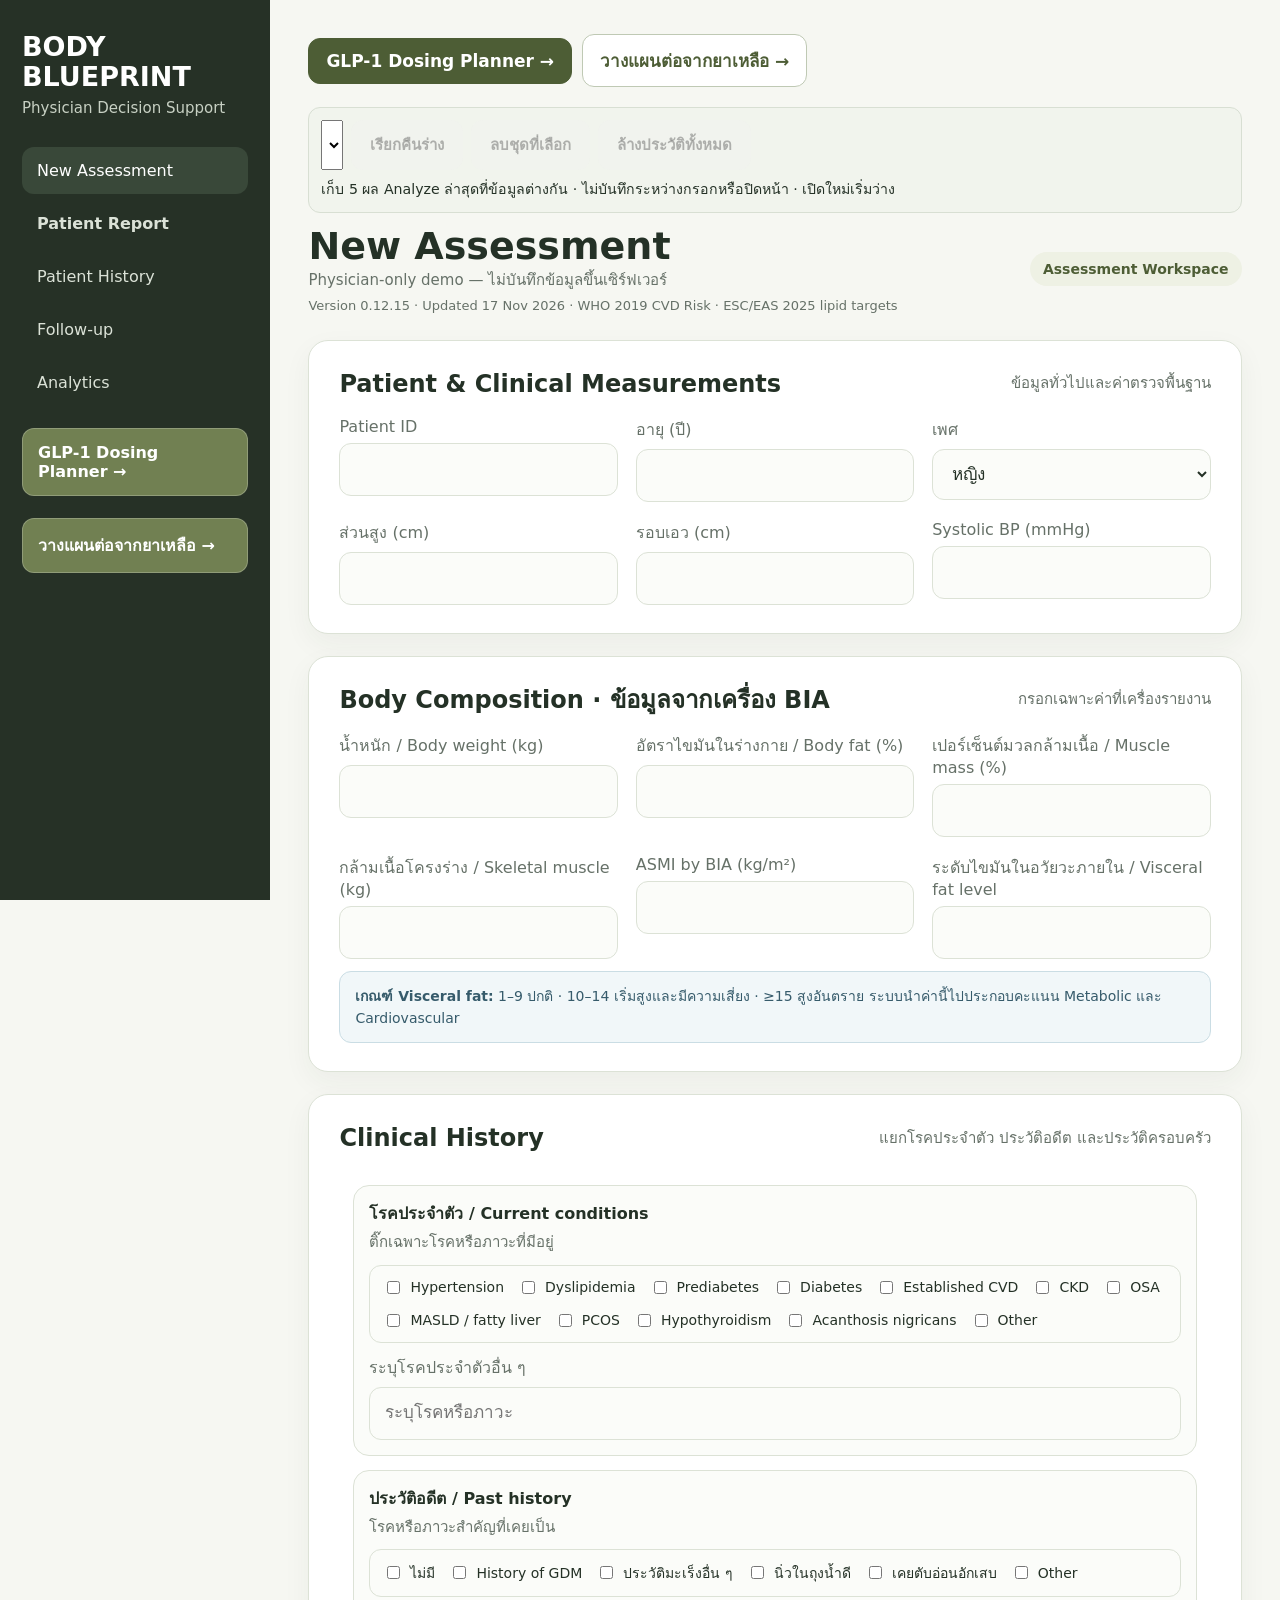
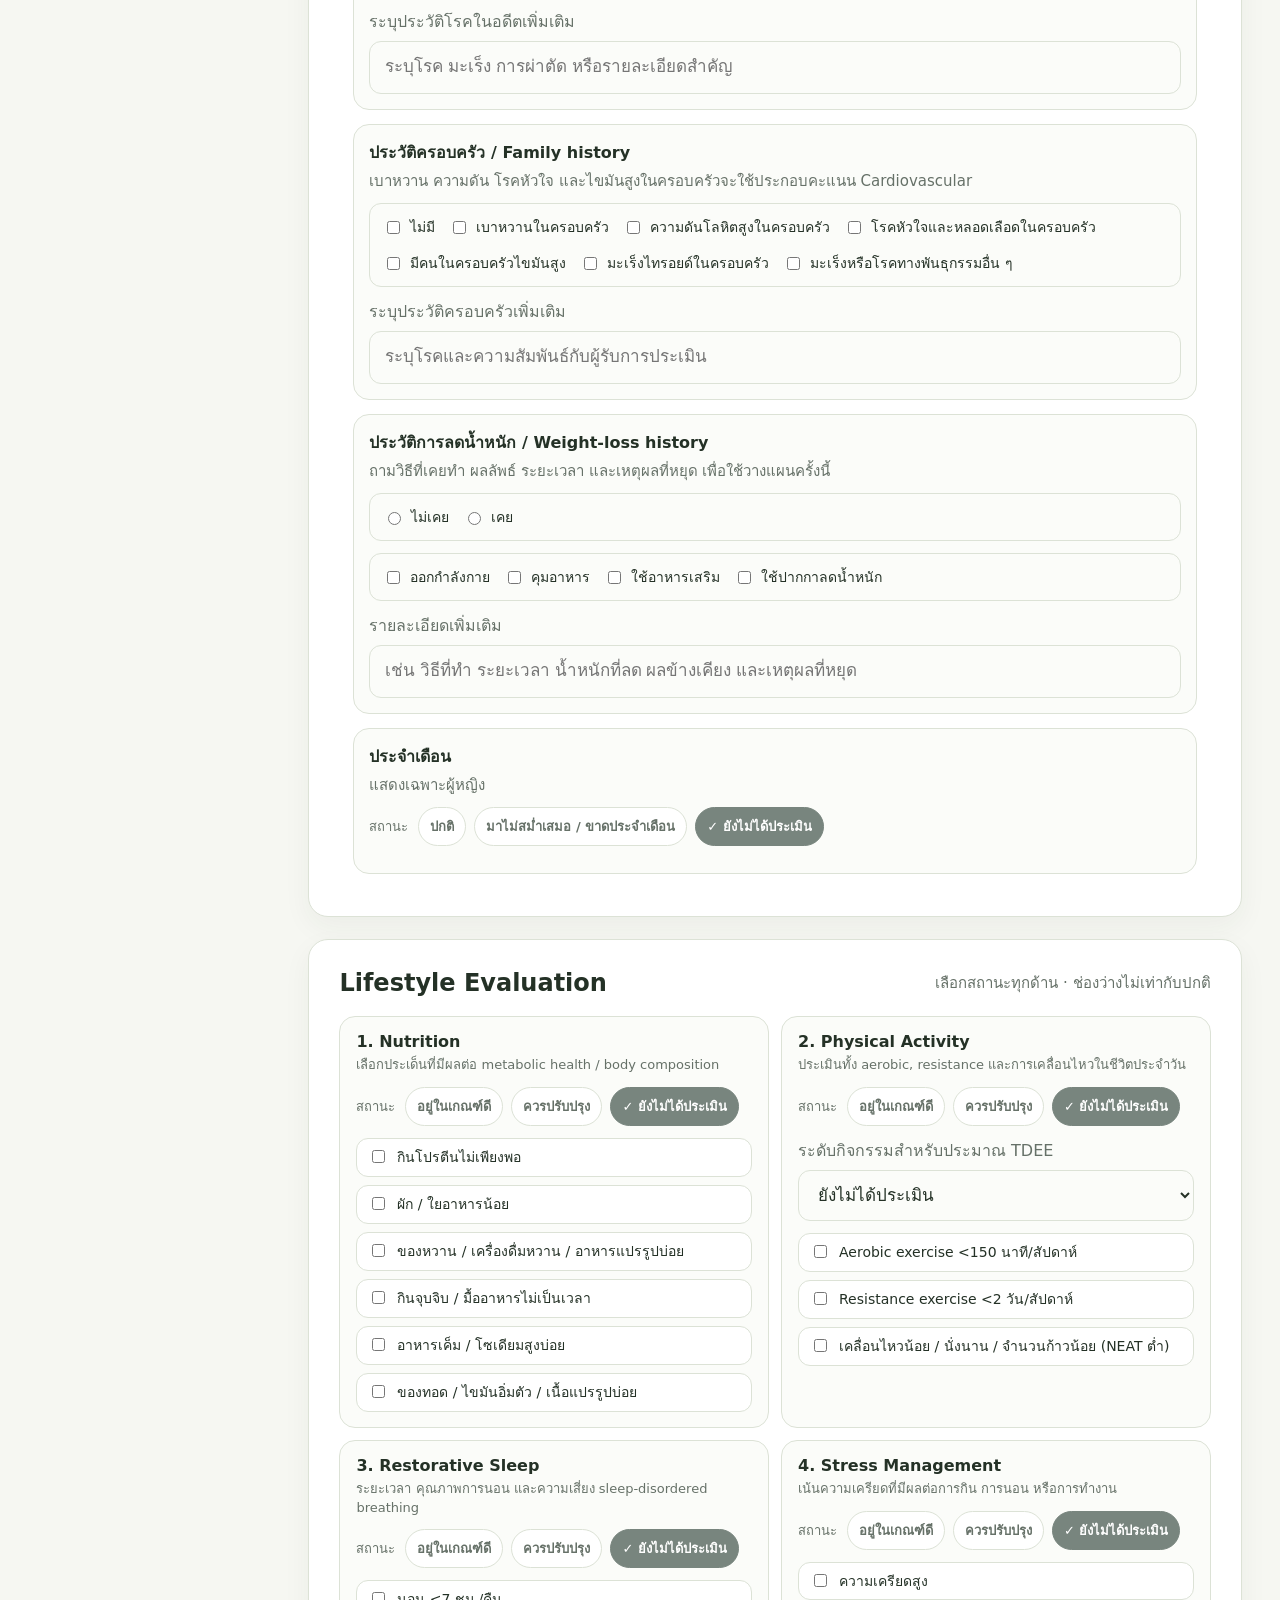
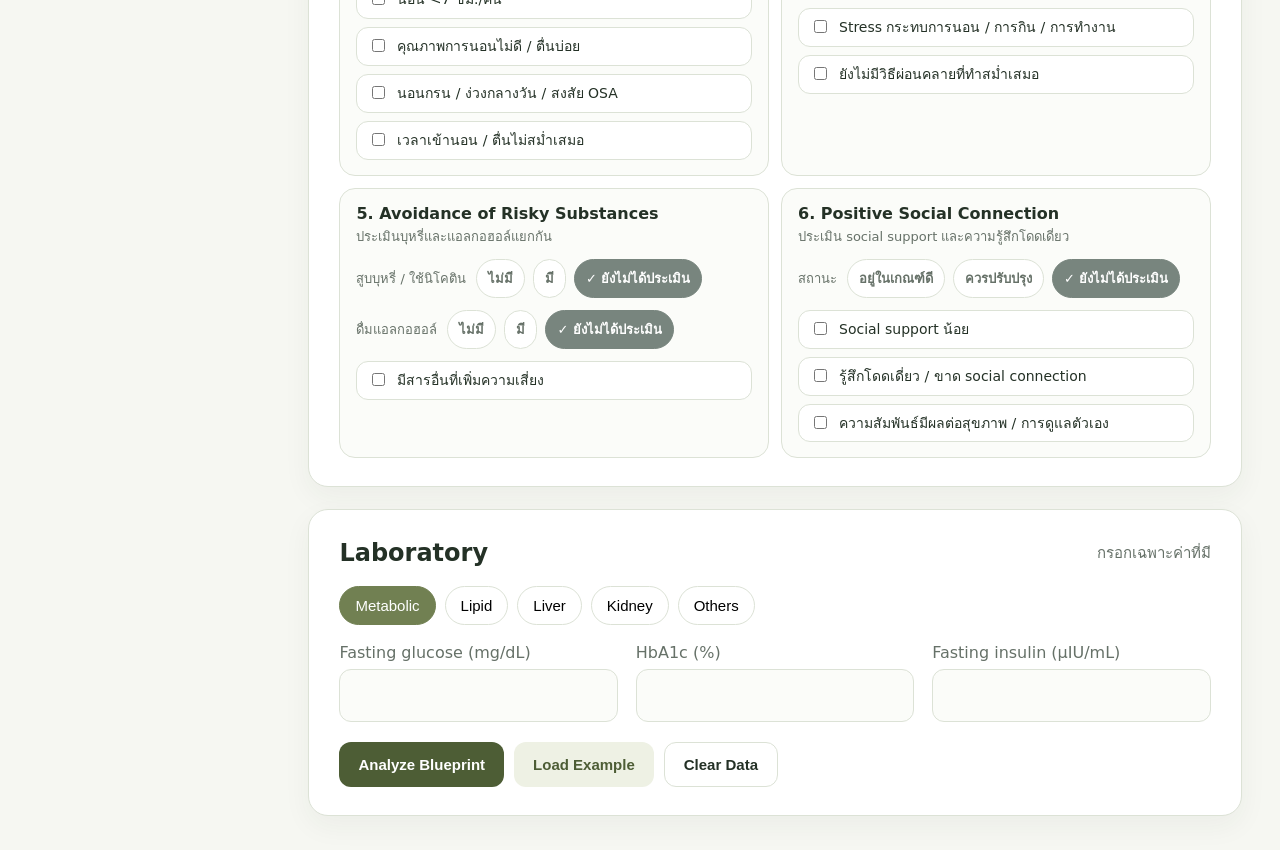
<file: index.html>
<!DOCTYPE html>
<html lang="th">
<head>
  <meta charset="UTF-8" />
  <meta name="viewport" content="width=device-width, initial-scale=1.0" />
  <title>Body Blueprint — Physician Decision Support ฉบับทำงาน</title>
  <style>
    :root{
      --bg:#f6f7f2; --panel:#ffffff; --ink:#243126; --muted:#667168;
      --olive:#718052; --olive-dark:#4d5d35; --cream:#eef1e4;
      --line:#dce2d6; --ok:#2f7a55; --moderate:#a68420; --warn:#b86824; --risk:#ad4848;
      --info:#40677a; --soft:#f8faf5;
    }
    *{box-sizing:border-box}
    html{scroll-behavior:smooth}
    body{margin:0;font-family:Inter,system-ui,-apple-system,"Segoe UI",sans-serif;background:var(--bg);color:var(--ink);font-size:16px}
    .app{display:grid;grid-template-columns:250px 1fr;min-height:100vh}
    aside{background:#263126;color:#fff;padding:28px 20px;position:sticky;top:0;height:100vh}
    .brand{font-size:25px;font-weight:800;line-height:1.1;margin-bottom:8px}
    .sub{font-size:14px;color:#c7d0c3;margin-bottom:30px}
    nav a{display:block;color:#dbe2d7;text-decoration:none;padding:13px 14px;border-radius:12px;margin:6px 0;font-size:15px}
    nav a.active,nav a:hover{background:#394839;color:#fff}
    nav a.tool-link{margin-top:22px;border:1px solid rgba(255,255,255,.22);background:#718052;color:#fff;font-weight:800}
    nav a.tool-link:hover{background:#839262}
    .planner-shortcuts{display:flex;gap:10px;align-items:center;flex-wrap:wrap;margin-bottom:20px}.planner-shortcut{display:inline-flex;align-items:center;justify-content:center;text-decoration:none;background:var(--olive-dark);color:#fff;padding:12px 17px;border:1px solid var(--olive-dark);border-radius:12px;font-weight:800}.planner-shortcut.secondary{background:#fff;color:var(--olive-dark);border-color:#bfc9b4}.planner-shortcut:hover{transform:translateY(-1px);box-shadow:0 6px 16px rgba(54,70,48,.12)}
    main{padding:30px;max-width:1550px;width:100%;margin:auto}
    .view{display:block}.view.hidden{display:none}
    .top{display:flex;justify-content:space-between;gap:20px;align-items:center;margin-bottom:24px}
    .top-actions{display:flex;gap:10px;align-items:center;flex-wrap:wrap;justify-content:flex-end}
    h1{margin:0;font-size:34px;line-height:1.15}
    .pill{background:var(--cream);padding:9px 13px;border-radius:999px;color:var(--olive-dark);font-weight:800;font-size:14px}
    .version{font-size:13px;color:var(--muted);margin-top:6px}
    .input-stack,.result-stack{display:grid;gap:22px}
    .input-stack{max-width:1280px}
    .result-stack{max-width:1180px;margin:auto}
    .card{background:var(--panel);border:1px solid var(--line);border-radius:20px;padding:24px;box-shadow:0 10px 28px rgba(43,56,40,.05)}
    .section-title{display:flex;justify-content:space-between;gap:15px;align-items:center;margin-bottom:18px}
    .section-title h2{margin:0;font-size:22px;line-height:1.25}
    .note{font-size:14px;color:var(--muted);line-height:1.55}
    .form-grid{display:grid;grid-template-columns:repeat(3,1fr);gap:15px}
    .field label{display:block;font-size:15px;color:var(--muted);margin:0 0 7px}
    .field input,.field select,.field textarea{width:100%;padding:13px 14px;border:1px solid var(--line);border-radius:12px;background:#fbfcf9;color:var(--ink);font-size:16px;line-height:1.35}
    input[type=number]{appearance:textfield;-moz-appearance:textfield}
    input[type=number]::-webkit-inner-spin-button,input[type=number]::-webkit-outer-spin-button{-webkit-appearance:none;margin:0}
    .field textarea{min-height:230px;resize:vertical;font-family:inherit}
    .wide{grid-column:span 3}
    .tabs{display:flex;gap:9px;flex-wrap:wrap;margin-bottom:18px}
    .tab{padding:10px 15px;border:1px solid var(--line);border-radius:999px;background:#fff;font-size:15px;cursor:pointer}
    .tab.active{background:var(--olive);color:#fff;border-color:var(--olive)}
    .lab-panel{display:none}.lab-panel.active{display:block}
    .actions{display:flex;gap:10px;flex-wrap:wrap;margin-top:20px}
    .btn{border:0;border-radius:12px;padding:13px 19px;font-weight:800;cursor:pointer;font-size:15px}
    .btn.primary{background:var(--olive-dark);color:#fff}.btn.secondary{background:var(--cream);color:var(--olive-dark)}.btn.ghost{background:#fff;border:1px solid var(--line);color:var(--ink)}
    .result-toolbar{display:flex;align-items:center;justify-content:space-between;gap:12px;flex-wrap:wrap;margin-bottom:20px}
    .result-toolbar .actions{margin:0}
    .score{display:flex;align-items:center;gap:24px}
    .circle{width:142px;height:142px;border-radius:50%;display:grid;place-items:center;background:conic-gradient(var(--olive) 0 0%,#e3e8dd 0 100%);position:relative;flex:0 0 auto}
    .circle:after{content:"";position:absolute;width:102px;height:102px;background:#fff;border-radius:50%}
    .circle strong{z-index:1;font-size:33px}.circle span{z-index:1;position:absolute;margin-top:50px;font-size:13px;color:var(--muted)}
    .metrics{display:grid;grid-template-columns:repeat(4,1fr);gap:12px;margin-top:20px}
    .metric{padding:14px;border-radius:14px;background:var(--soft);border:1px solid var(--line)}
    .metric b{display:block;font-size:16px}.metric small{color:var(--muted);line-height:1.45;display:block;margin-top:5px;font-size:14px}
    .status{font-size:14px;font-weight:800}.ok{color:var(--ok)} .moderate{color:var(--moderate)} .warn{color:var(--warn)} .risk{color:var(--risk)} .info{color:var(--info)}
    .core-overview{display:grid;grid-template-columns:minmax(300px,.9fr) minmax(380px,1.1fr);gap:22px;align-items:center}
    .core-radar{border-left:1px solid var(--line);padding-left:20px}.core-radar svg{display:block;width:100%;max-width:560px;margin:auto}
    .core-metrics-list{display:grid;grid-template-columns:1fr 1fr;gap:0 22px;margin-top:18px}
    .core-metric-row{display:flex;justify-content:space-between;gap:16px;padding:11px 0;border-bottom:1px solid var(--line);align-items:flex-start}
    .core-metric-row b{font-size:15px}.core-metric-row span{text-align:right;color:var(--muted);font-size:14px;line-height:1.45}
    .result-detail-list{display:grid;gap:0;margin-top:10px}.result-detail-row{padding:11px 2px;border-bottom:1px solid var(--line);display:flex;justify-content:space-between;gap:18px}.result-detail-row b{font-size:15px}.result-detail-row span{font-size:14px;color:var(--muted);text-align:right}
    .plain-result-text{font-size:14px;line-height:1.65;color:#3c483d;margin-top:12px}.plain-result-text ul{margin:6px 0 0;padding-left:20px}
    .lab-normal-line{display:flex;justify-content:space-between;gap:14px;padding:13px 2px;border-bottom:1px solid var(--line)}.lab-normal-line span{color:var(--ok);font-weight:800;font-size:14px}
    .summary{line-height:1.7;color:#3c483d;white-space:pre-line;font-size:16px;margin:0}
    .assessment-title{display:flex;justify-content:space-between;gap:15px;align-items:center;padding:15px 16px;border-radius:14px;background:var(--soft);border:1px solid var(--line);margin-bottom:14px}
    .assessment-title strong{font-size:19px}
    .domain-grid{display:grid;grid-template-columns:repeat(2,1fr);gap:12px}
    .domain{border:1px solid var(--line);border-radius:14px;padding:14px;background:#fff}.domain h4{margin:0 0 7px;font-size:15px}.domain p{margin:0;font-size:14px;color:var(--muted);line-height:1.55}
    .domain.positive{background:#fff9ed;border-color:#ead9aa}.domain.strong{background:#fff1f1;border-color:#e7c1c1}
    .organ-grid{display:grid;grid-template-columns:1fr 1fr;gap:14px}
    .organ-card{border:1px solid var(--line);border-radius:16px;padding:16px;background:#fff}.organ-card.hidden{display:none}
    .organ-head{display:flex;justify-content:space-between;align-items:flex-start;gap:12px;margin-bottom:10px}.organ-head h3{margin:0;font-size:18px}.organ-body{font-size:15px;line-height:1.65;color:#3c483d}.organ-body ul{margin:8px 0 0;padding-left:20px}.organ-body li{margin:5px 0}
    .recommendations{display:grid;grid-template-columns:repeat(2,1fr);gap:13px}.rec{border:1px solid var(--line);border-radius:16px;padding:16px;background:#fff}.rec .head{display:flex;justify-content:space-between;gap:12px}.rec h3{margin:0;font-size:17px}.badge{font-size:13px;font-weight:800;padding:6px 9px;border-radius:999px;background:var(--cream);color:var(--olive-dark);white-space:nowrap}.rec p{font-size:14px;color:var(--muted);line-height:1.55;margin-bottom:8px}.rec ul{margin:0;padding-left:19px;font-size:14px;line-height:1.6}.program-choice{display:flex;align-items:flex-start;gap:9px;font-weight:800;cursor:pointer}.program-choice input{width:auto;margin-top:3px}
    .flag,.alert,.info-box,.footer-note{padding:13px 15px;border-radius:12px;font-size:14px;line-height:1.6}
    .flag{background:#fff8e8;color:#735620;border:1px solid #ead9aa;margin-top:12px}.alert{background:#fff1f1;color:#7e3b3b;border:1px solid #e7c1c1;margin-top:12px}.info-box{background:#f1f7f9;color:#365b6b;border:1px solid #cadde4;margin-top:12px}.footer-note{margin-top:16px;background:#fff8e8;color:#735620;border:1px solid #ead9aa}
    .inline-checks{display:flex;gap:14px;flex-wrap:wrap;padding:12px 13px;border:1px solid var(--line);border-radius:12px;background:#fbfcf9}.inline-checks label{font-size:14px;color:var(--ink);display:flex;align-items:center;gap:7px;margin:0}.inline-checks input{width:auto}
    .lifestyle-grid{display:grid;grid-template-columns:repeat(2,1fr);gap:12px}
    .lifestyle-item{border:1px solid var(--line);border-radius:16px;padding:15px 16px;background:#fbfcf9}
    .lifestyle-item h3{margin:0 0 5px;font-size:16px}
    .lifestyle-item p{margin:0 0 12px;color:var(--muted);font-size:13px;line-height:1.45}
    .pillar-state{display:flex;align-items:center;gap:8px;margin:9px 0 12px;flex-wrap:wrap}.pillar-state>span{font-size:13px;color:var(--muted);margin-right:2px}.state-choice{cursor:pointer}.state-choice input{position:absolute;opacity:0;pointer-events:none}.state-choice span{display:block;padding:8px 11px;border:1px solid var(--line);border-radius:999px;background:#fff;color:var(--muted);font-size:13px;font-weight:700}.state-choice input:checked+span{background:var(--olive-dark);border-color:var(--olive-dark);color:#fff}.state-choice input:checked+span:before{content:'✓ ';font-weight:900}.state-choice.issue input:checked+span{background:#b37435;border-color:#b37435}.state-choice.unknown input:checked+span{background:#78857e;border-color:#78857e}
    .lifestyle-options{display:flex;gap:9px;flex-wrap:wrap}
    .lifestyle-options label{display:flex;align-items:center;gap:7px;padding:8px 11px;border:1px solid var(--line);border-radius:999px;background:#fff;font-size:14px;cursor:pointer}
    .lifestyle-options input{width:auto;margin:0}
    .lifestyle-summary-band{display:flex;gap:12px;align-items:center;flex-wrap:wrap;padding:14px 16px;border-radius:14px;background:#f0f4e9;border:1px solid #d7dfca;margin-bottom:4px}
    .lifestyle-summary-band strong{font-size:17px;color:var(--olive-dark);margin-right:auto}
    .lifestyle-summary-stat{display:flex;align-items:center;gap:6px;font-size:13px;font-weight:800;color:var(--muted)}
    .lifestyle-summary-stat i{display:block;width:9px;height:9px;border-radius:50%;background:#97a098}
    .lifestyle-summary-stat.good i{background:var(--ok)}.lifestyle-summary-stat.improve i{background:var(--warn)}
    .lifestyle-result-grid{display:grid;grid-template-columns:repeat(2,minmax(0,1fr));column-gap:28px;margin-top:8px}
    .lifestyle-result{display:grid;grid-template-columns:42px minmax(0,1fr) auto;gap:12px;align-items:start;padding:17px 2px;border-bottom:1px solid var(--line)}
    .lifestyle-index{width:38px;height:38px;border-radius:12px;display:grid;place-items:center;background:var(--cream);color:var(--olive-dark);font-size:13px;font-weight:900}
    .lifestyle-result.improve .lifestyle-index{background:#fff0d2;color:#8a5a17}.lifestyle-result.good .lifestyle-index{background:#e5f3e9;color:var(--ok)}
    .lifestyle-copy h4{margin:0 0 3px;font-size:16px}.lifestyle-copy>p{margin:0;color:var(--muted);font-size:13px;line-height:1.5}
    .lifestyle-detail{grid-column:2/-1;margin-top:-4px;padding:10px 12px;border-radius:10px;background:#fafbf8;font-size:13px;line-height:1.55}
    .lifestyle-detail b{display:inline;color:var(--ink)}.lifestyle-detail p{margin:3px 0}.lifestyle-detail .advice{color:var(--olive-dark)}
    .lifestyle-status{white-space:nowrap;border-radius:999px;padding:6px 9px;font-size:12px;font-weight:900;background:#eef0ed;color:#6d756f}
    .lifestyle-status.good{background:#e5f3e9;color:var(--ok)}.lifestyle-status.improve{background:#fff0d2;color:#8a5a17}
    .issue-checks{display:grid;grid-template-columns:1fr;gap:8px;margin-top:10px}
    .issue-check{display:flex;gap:9px;align-items:flex-start;padding:9px 11px;border:1px solid var(--line);border-radius:12px;background:#fff;font-size:14px;line-height:1.35;cursor:pointer}
    .issue-check input{width:auto;margin-top:2px}
    .ir-lab-alert{display:none;padding:13px 15px;border-radius:12px;background:#fff8e8;color:#735620;border:1px solid #ead9aa;margin:12px 0 0;font-size:14px;line-height:1.6}
    .lab-domain-grid{display:grid;grid-template-columns:repeat(2,1fr);gap:12px}
    .lab-domain{border:1px solid var(--line);border-radius:16px;padding:16px;background:#fff}
    .lab-domain-head{display:flex;justify-content:space-between;gap:12px;align-items:center;margin-bottom:8px}
    .lab-domain h3{margin:0;font-size:17px}
    .lab-domain ul{margin:8px 0 0;padding-left:19px;font-size:14px;line-height:1.6}
    .lab-domain p{margin:5px 0;font-size:14px;line-height:1.55;color:var(--muted)}
    .muscle-result-grid{display:grid;grid-template-columns:repeat(3,1fr);gap:12px;margin-top:14px}
    .muscle-result-item{border:1px solid var(--line);border-radius:14px;padding:14px;background:var(--soft)}
    .muscle-result-item b{display:block;font-size:16px;margin-bottom:5px}
    .muscle-result-item small{font-size:13px;color:var(--muted);line-height:1.45}
    .muscle-recs{margin:12px 0 0;padding-left:20px;font-size:14px;line-height:1.6}
    .muscle-concept{padding:15px 16px;border-radius:15px;background:#f0f5e9;border:1px solid #d4dec6;margin-bottom:15px;line-height:1.55}
    .muscle-concept b{font-size:16px}
    .muscle-block{border:1px solid var(--line);border-radius:16px;padding:16px;background:#fbfcf9;margin-top:12px}
    .muscle-block h3{margin:0 0 6px;font-size:17px}
    .muscle-block .note{margin-bottom:10px}
    .muscle-risk-grid{display:flex;gap:9px;flex-wrap:wrap}
    .muscle-risk-grid label{display:flex;align-items:center;gap:7px;border:1px solid var(--line);background:#fff;border-radius:999px;padding:8px 11px;font-size:14px;cursor:pointer}
    .muscle-risk-grid input{width:auto;margin:0}
    .muscle-path{display:grid;grid-template-columns:repeat(4,1fr);gap:10px;margin:12px 0}
    .muscle-path .step{border:1px solid var(--line);border-radius:14px;padding:12px;background:#fff;text-align:center}
    .muscle-path .step b{display:block;font-size:13px;margin-bottom:4px}
    .muscle-path .step span{font-size:12px;color:var(--muted)}
    .muscle-diagnosis{padding:14px 16px;border:1px solid var(--line);border-radius:14px;background:var(--soft);margin-top:12px}
    .muscle-diagnosis strong{font-size:18px}
    @media screen and (max-width:850px){.muscle-path{grid-template-columns:repeat(2,1fr)}}
    @media screen and (max-width:680px){.muscle-path{grid-template-columns:1fr}}
    @media screen and (max-width:680px){.muscle-result-grid{grid-template-columns:1fr}}
    @media screen and (max-width:680px){.lab-domain-grid{grid-template-columns:1fr}}
    @media screen and (max-width:680px){.lifestyle-grid,.lifestyle-result-grid{grid-template-columns:1fr}.lifestyle-result{grid-template-columns:38px minmax(0,1fr)}.lifestyle-result .lifestyle-status{grid-column:2;justify-self:start}.lifestyle-detail{grid-column:1/-1}.lifestyle-summary-band{align-items:flex-start}.lifestyle-summary-band strong{width:100%}}.copy-status{font-size:14px;color:var(--ok);align-self:center}
    .muted-line{color:var(--muted);font-size:14px;margin-top:7px}
    .editor-layout{display:grid;grid-template-columns:minmax(0,1fr) 320px;gap:20px;align-items:start}
    .editor-side{position:sticky;top:24px}
    .editor-recs{display:grid;gap:14px}
    .editor-rec{border:1px solid var(--line);border-radius:18px;padding:18px;background:#fff}
    .editor-rec-head{display:flex;align-items:center;justify-content:space-between;gap:12px;margin-bottom:14px}
    .editor-rec-head strong{font-size:18px}.editor-rec-actions{display:flex;gap:6px;flex-wrap:wrap}
    .history-groups{display:grid;gap:14px;padding:14px}.history-group{border:1px solid var(--line);border-radius:16px;padding:15px;background:#fbfcf9}.history-group h3{margin:0 0 5px;font-size:16px}.history-group .note{display:block;margin-bottom:10px}.recommendation-library{display:flex;gap:10px;align-items:end;flex-wrap:wrap;margin-top:14px;padding:14px;border:1px dashed var(--line);border-radius:16px;background:#f8faf5}.recommendation-library .field{flex:1;min-width:240px}.recommendation-library.hidden{display:none}
    .energy-key-grid{display:grid;grid-template-columns:repeat(3,1fr);border-top:1px solid var(--line);border-bottom:1px solid var(--line);margin-top:4px}.energy-key{padding:18px 20px;min-width:0}.energy-key+ .energy-key{border-left:1px solid var(--line)}.energy-key>span{display:block;color:var(--muted);font-size:13px;font-weight:800;letter-spacing:.25px}.energy-key strong{display:block;font-size:28px;line-height:1.2;color:var(--olive-dark);margin:7px 0 5px}.energy-key small{display:block;color:var(--muted);font-size:12px;line-height:1.45}.energy-reference-grid{display:grid;grid-template-columns:1fr 1fr;gap:26px;margin-top:20px}.energy-reference-grid h3{font-size:17px;margin:0 0 7px}.protein-example-grid,.food-energy-grid{display:grid;grid-template-columns:1fr}.protein-example-item,.food-energy-item{display:flex;justify-content:space-between;gap:14px;padding:8px 1px;border-bottom:1px solid var(--line);font-size:13px}.protein-example-item b,.food-energy-item b{text-align:right;color:var(--olive-dark);white-space:nowrap}.energy-footnote{margin:8px 0 0;font-size:11.5px;color:var(--muted);line-height:1.45}
    .icon-btn{border:1px solid var(--line);background:#fff;color:var(--ink);border-radius:9px;padding:7px 10px;cursor:pointer;font-weight:800}
    .editor-fields{display:grid;grid-template-columns:1fr 1fr;gap:12px}.editor-fields .full{grid-column:1/-1}
    .editor-fields textarea{min-height:88px}
    .editor-meta{display:grid;grid-template-columns:repeat(4,1fr);gap:12px}
    .count-note{font-size:13px;color:var(--muted);margin-top:8px}
    .score-list{display:grid;gap:10px;margin-top:14px}.score-row{display:grid;grid-template-columns:1fr auto;gap:9px;align-items:center}
    .score-row b{font-size:14px}.score-row span{font-weight:800;color:var(--olive-dark)}
    .score-track{grid-column:1/-1;height:7px;border-radius:99px;background:#e4e8df;overflow:hidden}.score-track i{display:block;height:100%;border-radius:99px;background:var(--olive)}
    .score-method{margin-top:14px;border-top:1px solid var(--line);padding-top:13px}.score-method summary{cursor:pointer;font-weight:800;color:var(--olive-dark)}.score-method ul{padding-left:18px;margin:10px 0 0;color:var(--muted);font-size:13px;line-height:1.55}.score-method b{color:var(--ink)}
    .report-preview-shell{max-width:900px;margin:auto}.report-toolbar{display:flex;justify-content:space-between;align-items:center;gap:12px;margin-bottom:18px;flex-wrap:wrap}
    .patient-report-page{box-sizing:border-box;width:210mm;height:297mm;min-height:297mm;margin:0 auto 22px;background:#faf8f2;color:#2d4035;padding:14mm 15mm 16mm;box-shadow:0 12px 32px rgba(43,56,40,.12);position:relative;font-size:15px;overflow:hidden}
    .patient-report-page *{box-sizing:border-box}.pr-topline{width:64px;height:6px;border-radius:9px;background:var(--olive);margin-bottom:22px}
    .pr-header{display:flex;justify-content:space-between;align-items:flex-start;gap:18px}.pr-eyebrow{font-weight:800;letter-spacing:1.4px;color:var(--olive);font-size:13px}
    .pr-header h1{font-size:34px;margin:7px 0 3px}.pr-subtitle{font-size:16px;color:#78857e}.pr-meta{display:flex;gap:8px;flex-wrap:wrap;justify-content:flex-end}
    .pr-pill{border:1px solid #d5dccd;border-radius:999px;padding:8px 13px;background:rgba(255,255,255,.75);font-size:13px;white-space:nowrap}
    .pr-hero{display:grid;grid-template-columns:150px minmax(0,1fr);gap:14px;margin-top:18px;align-items:stretch}
    .pr-card{background:#fff;border:1px solid #dce2d6;border-radius:18px;padding:16px}.pr-score{background:#f4f6f0;color:#2d4035}.pr-score small{color:#78857e;font-weight:800;line-height:1.5}
    .pr-score strong{display:block;font-size:42px;line-height:1;margin-top:24px}.pr-score span{font-size:14px;color:#78857e}.pr-score hr{border:0;border-top:1px solid #dce2d6;margin:20px 0 12px}
    .pr-radar{padding:4px;text-align:center}.pr-radar svg{display:block;width:100%;height:auto}.pr-chart-note{font-size:12px;color:#88938c;margin-top:-5px}
    .pr-focus h3{font-size:17px;line-height:1.45;margin:8px 0 12px}.pr-focus-item{border-top:1px solid var(--line);padding-top:10px;margin-top:10px;font-size:13px;line-height:1.5}
    .pr-section-title{display:flex;justify-content:space-between;align-items:end;gap:12px;margin:24px 0 12px}.pr-section-title h2{margin:0;font-size:22px}.pr-section-title span{font-size:12px;color:#859087}
    .pr-domain-grid{display:grid;grid-template-columns:repeat(3,1fr);gap:10px}.pr-domain{background:#fff;border:1px solid var(--line);border-radius:16px;padding:14px;min-height:92px}
    .pr-domain-head{display:flex;justify-content:space-between;gap:8px;align-items:center}.pr-domain-head b{font-size:14px}.pr-domain-head strong{font-size:22px;color:var(--olive)}
    .pr-bar{height:7px;background:#e4e8df;border-radius:99px;overflow:hidden;margin:11px 0}.pr-bar i{display:block;height:100%;background:var(--olive);border-radius:99px}.pr-domain p{font-size:12px;color:#748079;line-height:1.45;margin:0}
    .pr-metrics{display:grid;grid-template-columns:repeat(5,1fr);gap:9px}.pr-metric{background:#fff;border:1px solid var(--line);border-radius:15px;padding:12px}.pr-metric small{color:#7e8982}.pr-metric strong{display:block;font-size:20px;margin-top:8px}
    .pr-highlight-grid{display:grid;grid-template-columns:1fr;gap:10px;margin-top:16px}.pr-highlight{background:#fff;border:1px solid var(--line);border-radius:16px;padding:15px}.pr-highlight.focus{background:#f5efdf}.pr-highlight b{display:block;margin-bottom:6px}.pr-highlight strong{color:var(--olive-dark)}
    .pr-rec-intro{display:flex;justify-content:space-between;gap:28px;align-items:end}.pr-rec-intro h1{font-size:34px;margin:8px 0}.pr-goal{background:#e9eddf;border-radius:16px;padding:14px;width:190px;font-size:13px;line-height:1.55}
    .pr-rec-list{display:grid;gap:9px;margin-top:14px}.pr-rec{display:grid;grid-template-columns:36px minmax(0,1fr) 138px;gap:12px;background:rgba(255,255,255,.72);border-bottom:1px solid var(--line);border-radius:12px;padding:11px 12px;break-inside:avoid;min-height:0}
    .pr-rec-num{width:32px;height:32px;border-radius:50%;display:grid;place-items:center;background:var(--olive);color:#fff;font-weight:800;font-size:15px}.pr-rec h3{font-size:17px;margin:1px 0 3px}.pr-rec .why{font-size:11.5px;color:#748079;line-height:1.35}.pr-rec ul{margin:5px 0 0;padding-left:18px;font-size:12.5px;line-height:1.42}.pr-target{background:#f0f3e9;border-radius:10px;padding:9px;font-size:11px}.pr-target small{font-weight:800;color:#849071}.pr-target strong{display:block;font-size:13px;line-height:1.35;margin-top:5px;color:#52683e}
    .pr-doctor-note{background:#eef2e7;border:1px solid #d5ddca;border-radius:18px;padding:18px;margin-top:20px;line-height:1.65;font-size:15px}.pr-doctor-note h3{margin:0 0 8px;font-size:18px}
    .pr-follow-grid{display:grid;grid-template-columns:1fr 1fr;gap:10px;margin-top:16px}.pr-follow{background:#fff;border:1px solid var(--line);border-radius:16px;padding:15px;line-height:1.55}.pr-follow h3{font-size:16px;margin:0 0 7px}.pr-follow p{font-size:13px;color:#748079;margin:0}
    .pr-disclaimer{border-top:1px solid var(--line);padding-top:12px;margin-top:18px;font-size:11px;line-height:1.55;color:#7d8982}.pr-footer{position:absolute;left:16mm;right:16mm;bottom:8mm;display:flex;justify-content:space-between;font-size:11px;color:#97a19a}.pr-footer b{color:var(--olive)}
    .patient-report-page.report-first{padding:10mm 13mm 13mm;font-size:15px}.report-first .pr-topline{width:64px;height:5px;margin-bottom:10px;background:var(--olive);border-radius:99px}.report-first .pr-header{align-items:flex-start}.report-first .pr-header>div:first-child{min-width:0}.report-first .pr-header h1{font-size:28px;margin:3px 0 1px;white-space:nowrap}.report-first .pr-subtitle{font-size:14.5px}.report-first .pr-meta{gap:7px;flex-wrap:nowrap;align-items:flex-start}.report-first .pr-pill{padding:5px 8px;font-size:12.5px;border:1px solid #d5dccd;border-radius:999px;background:rgba(255,255,255,.75);margin:0}.report-first .pr-hero{grid-template-columns:minmax(0,1fr) 155px;gap:10px;margin-top:8px;align-items:start}.report-first .pr-radar{grid-column:1;height:326px;overflow:hidden;padding:0;border:0;background:transparent}.report-first .pr-radar svg{display:block;height:310px;width:100%;max-width:650px;margin:0 auto}.report-first .pr-chart-note{font-size:11px;margin-top:-5px}.report-first .pr-score{grid-column:2;grid-row:1;display:flex;flex-direction:column;justify-content:center;text-align:center;padding:12px 10px;min-height:170px;margin-top:62px;background:#2f493c;color:#fff;border:0;border-radius:16px;box-shadow:none}.report-first .pr-score small{color:#cbd6c9}.report-first .pr-score strong{font-size:40px;margin-top:9px;color:#fff;letter-spacing:-1px}.report-first .pr-score strong span{font-size:13px;letter-spacing:0;color:#cbd6c9}.report-first .pr-score hr{width:42px;border-top:1px solid rgba(255,255,255,.32);margin:10px auto 8px}.report-first .pr-score-status{font-size:16px;color:#fff}.report-first .pr-score-copy{font-size:11px;line-height:1.35;color:#dbe3d9;margin:6px 0 0}.report-first .pr-section-title{margin:5px 0 4px}.report-first .pr-section-title h2{font-size:17px}.report-first .pr-section-title span{font-size:11px}.report-first .pr-domain-grid{grid-template-columns:repeat(2,1fr);gap:0 16px;border-top:1px solid var(--line)}.report-first .pr-domain{padding:5px 1px 4px;min-height:46px;background:transparent;border:0;border-bottom:1px solid var(--line);border-radius:0}.report-first .pr-domain-head b{font-size:12.5px}.report-first .pr-domain-head strong{font-size:16px}.report-first .pr-bar{height:4px;margin:4px 0 3px}.report-first .pr-domain p{font-size:10px;line-height:1.15}.report-first .pr-footer{left:13mm;right:13mm;bottom:5mm}
    .pr-merged-energy{margin-top:22px;border-top:2px solid var(--olive);padding-top:11px}.pr-merged-title{display:flex;align-items:baseline;justify-content:space-between;gap:12px;margin-bottom:8px}.pr-merged-title h2{margin:0;font-size:17px}.pr-merged-title span{font-size:10.5px;color:#7c8880}.pr-merged-targets{display:grid;grid-template-columns:1fr 1fr;gap:10px}.pr-merged-target{padding:10px 12px;border-radius:11px;background:#eef1e4;min-width:0}.pr-merged-target:first-child{background:#2f493c;color:#fff}.pr-merged-target small{display:block;font-size:10px;font-weight:800;color:#758169}.pr-merged-target:first-child small{color:#cbd6c9}.pr-merged-target strong{display:block;font-size:17px;line-height:1.2;margin:4px 0;white-space:nowrap}.pr-merged-target p{font-size:9.5px;line-height:1.3;color:#69766f;margin:0}.pr-merged-target:first-child p{color:#dbe3d9}.pr-merged-foods{display:grid;grid-template-columns:1fr 1fr;gap:10px;margin-top:12px;align-items:stretch}.pr-merged-food-box{min-height:116px;padding:11px 13px 10px;background:rgba(255,255,255,.58);border:1px solid rgba(113,128,82,.22);border-radius:12px}.pr-merged-foods h3{font-size:13px;margin:0 0 6px;color:#2f493c}.pr-merged-food-grid,.pr-merged-food-grid.energy{display:grid;grid-template-columns:1fr;gap:0}.pr-merged-food-item{display:flex;justify-content:space-between;align-items:baseline;gap:8px;background:transparent;border:0;border-bottom:1px solid rgba(113,128,82,.18);border-radius:0;padding:4px 0;font-size:10.5px;line-height:1.3}.pr-merged-food-item span:before{content:'• ';color:var(--olive)}.pr-merged-food-item b{display:inline;color:#52683e;margin:0;white-space:nowrap;font-weight:800}.pr-merged-note{font-size:9px;line-height:1.35;color:#7c8880;margin:6px 0 0}
    .report-nutrition .pr-header h1{font-size:31px}.pr-nutrition-targets{display:grid;grid-template-columns:1fr 1fr;gap:12px;margin-top:20px}.pr-big-target{border-radius:17px;padding:17px 19px;background:#2f493c;color:#fff;min-height:130px}.pr-big-target.protein{background:#e7eddc;color:#2d4035}.pr-big-target small{display:block;font-weight:800;letter-spacing:.8px;color:#cbd6c9}.pr-big-target.protein small{color:#70805f}.pr-big-target strong{display:block;font-size:27px;line-height:1.2;margin:9px 0 7px}.pr-big-target p{margin:0;font-size:12px;line-height:1.45;color:#dbe3d9}.pr-big-target.protein p{color:#647267}.pr-food-section{margin-top:13px;background:#fff;border:1px solid var(--line);border-radius:15px;padding:12px 14px}.pr-food-section h2{font-size:18px;margin:0 0 8px}.pr-food-grid{display:grid;grid-template-columns:repeat(4,1fr);gap:7px}.pr-food-item{border-radius:10px;background:#f4f6f0;padding:8px 9px;font-size:11.5px;line-height:1.3}.pr-food-item b{display:block;color:#52683e;margin-top:3px}.pr-food-note{font-size:10.5px;color:#7c8880;margin:7px 0 0}.pr-protein-foods{margin-top:13px}.pr-protein-foods .pr-food-item{background:#edf2e6}
    .report-recommendations .pr-topline{margin-bottom:14px}.report-recommendations .pr-header h1{font-size:29px;margin:4px 0}.report-recommendations .pr-subtitle{font-size:13px}.report-recommendations .pr-doctor-note{padding:10px 12px;margin-top:10px;font-size:12px;line-height:1.4}.report-recommendations .pr-doctor-note h3{font-size:14px;margin-bottom:4px}.report-recommendations .pr-follow-grid{margin-top:9px;gap:8px}.report-recommendations .pr-follow{padding:9px 11px}.report-recommendations .pr-follow h3{font-size:13px;margin-bottom:3px}.report-recommendations .pr-follow p{font-size:10.5px;line-height:1.35}.report-recommendations .pr-disclaimer{padding-top:8px;margin-top:9px;font-size:8.5px;line-height:1.35}
    .report-first .pr-hero{grid-template-columns:minmax(0,1fr) 205px;gap:14px}.report-first .pr-side{grid-column:2;display:grid;gap:8px;align-content:start}.report-first .pr-side .pr-score{grid-column:auto;grid-row:auto;margin-top:32px;min-height:145px;padding:11px}.report-first .pr-side .pr-score strong{font-size:34px;margin-top:7px}.report-first .pr-side .pr-score hr{margin:8px auto 6px}.report-first .pr-body-summary{margin:0;padding:10px 11px;background:#fff;border:1px solid var(--line);border-radius:13px}.report-first .pr-body-summary h2{font-size:12px;margin:0 0 4px;color:#52683e}.report-first .pr-body-summary .pr-metrics{display:block}.report-first .pr-body-summary .pr-metric{display:grid;grid-template-columns:minmax(0,1fr) auto;gap:2px 7px;align-items:baseline;padding:4px 0;border:0;border-bottom:1px solid #e4e8df;border-radius:0;min-height:0;background:transparent}.report-first .pr-body-summary .pr-metric:last-child{border-bottom:0}.report-first .pr-body-summary .pr-metric small{font-size:8.5px;line-height:1.15}.report-first .pr-body-summary .pr-metric strong{font-size:12px;line-height:1.1;margin:0;white-space:nowrap}.report-first .pr-body-summary .pr-metric span{grid-column:1/-1;font-size:8px;line-height:1.1;color:#78857e;margin:0}.glp-embed-head{display:flex;align-items:center;justify-content:space-between;gap:14px;margin-bottom:14px}.glp-embed-head h1{font-size:28px}.glp-frame{display:block;width:100%;height:calc(100vh - 130px);min-height:720px;border:1px solid var(--line);border-radius:18px;background:#f5f7f4;box-shadow:0 10px 28px rgba(43,56,40,.08)}
    /* v0.12.1 desktop workspace: use the available monitor width and improve legibility. */
    @media screen and (min-width:1101px){
      body{font-size:17px}
      .app{grid-template-columns:270px minmax(0,1fr)}
      aside{padding:32px 22px}.brand{font-size:27px}.sub{font-size:15px}nav a{font-size:16px;padding:14px 15px}
      main{max-width:none;padding:34px clamp(34px,3vw,62px)}
      .input-stack,.result-stack{max-width:none}.top{margin-bottom:27px}h1{font-size:38px}
      .card{padding:28px 30px}.section-title h2{font-size:24px}.note{font-size:15px}
      .form-grid{gap:18px}.field label{font-size:16px}.field input,.field select,.field textarea{font-size:17px;padding:14px 15px}
    }
    /* v0.12.1 patient report hero. Keep these print-sized values independent of the desktop workspace. */
    .report-first .pr-header{align-items:center}
    .report-first .pr-meta{display:block}
    .report-first .pr-meta-group{display:flex;align-items:center;gap:8px;padding:7px 11px;border:1px solid #d5dccd;border-radius:999px;background:rgba(255,255,255,.78);font-size:12.5px;white-space:nowrap}
    .report-first .pr-meta-group i{width:3px;height:3px;border-radius:50%;background:#a8b29f;display:block}
    .report-first .pr-hero{grid-template-columns:minmax(0,1fr) 210px;gap:16px}
    .report-first .pr-side{gap:9px}
    .report-first .pr-side .pr-score{margin-top:18px;min-height:104px;padding:10px 12px;border-radius:14px;justify-content:center;background:var(--score-bg,#667269);color:var(--score-fg,#fff)}
    .report-first .pr-side .pr-score small{font-size:9.5px;line-height:1.2;color:var(--score-muted,#e7ece8)}
    .report-first .pr-side .pr-score strong{font-size:31px;margin-top:5px;color:var(--score-fg,#fff)}
    .report-first .pr-side .pr-score strong span{font-size:11px;color:var(--score-muted,#e7ece8)}
    .report-first .pr-side .pr-score hr{width:34px;margin:6px auto 5px;border-color:color-mix(in srgb,var(--score-fg,#fff) 34%,transparent)}
    .report-first .pr-score-status{font-size:14px;color:var(--score-fg,#fff)}
    .report-first .pr-score.score-good{--score-bg:#397456;--score-fg:#fff;--score-muted:#d9e9df}
    .report-first .pr-score.score-moderate{--score-bg:#dfb845;--score-fg:#34382d;--score-muted:#575b4e}
    .report-first .pr-score.score-needs{--score-bg:#b9574f;--score-fg:#fff;--score-muted:#f5ddda}
    .report-first .pr-score.score-na{--score-bg:#69736c;--score-fg:#fff;--score-muted:#e2e7e3}
    .report-first .pr-body-summary{padding:12px 13px;border-radius:14px}
    .report-first .pr-body-summary h2{font-size:14px;margin:0 0 6px}
    .report-first .pr-body-summary .pr-metric{padding:5px 0;gap:2px 9px}
    .report-first .pr-body-summary .pr-metric small{font-size:10px;line-height:1.2}
    .report-first .pr-body-summary .pr-metric strong{font-size:15px;line-height:1.15}
    .report-first .pr-body-summary .pr-metric span{font-size:9.5px;line-height:1.2}
    @media screen and (max-width:850px){.report-first .pr-hero{grid-template-columns:1fr}.report-first .pr-side{grid-column:1}.report-first .pr-side .pr-score{margin-top:0}.report-first .pr-meta-group{white-space:normal;flex-wrap:wrap}.glp-embed-head{align-items:flex-start;flex-direction:column}.glp-frame{height:calc(100vh - 180px);min-height:620px}}
    @page{size:A4;margin:0}
    @media screen and (max-width:1100px){.editor-layout{grid-template-columns:1fr}.editor-side{position:static}}
    @media screen and (max-width:850px){.patient-report-page{width:100%;height:auto;min-height:0;padding:24px}.pr-hero,.pr-nutrition-targets{grid-template-columns:1fr}.pr-food-grid{grid-template-columns:1fr 1fr}.pr-domain-grid{grid-template-columns:1fr 1fr}.pr-metrics{grid-template-columns:1fr 1fr}.pr-rec{grid-template-columns:42px 1fr}.pr-target{grid-column:2}.pr-footer{position:static;margin-top:24px}.editor-fields,.editor-meta{grid-template-columns:1fr}.editor-fields .full{grid-column:auto}}
    @media screen and (max-width:850px){.core-overview{grid-template-columns:1fr}.core-radar{border-left:0;border-top:1px solid var(--line);padding:18px 0 0}.core-metrics-list{grid-template-columns:1fr}}
    @media screen and (max-width:850px){.energy-key-grid,.energy-reference-grid,.food-energy-grid,.protein-example-grid{grid-template-columns:1fr}.energy-key+ .energy-key{border-left:0;border-top:1px solid var(--line)}.report-first .pr-hero{grid-template-columns:1fr}.report-first .pr-radar,.report-first .pr-score{grid-column:1;grid-row:auto}}
    @media print{
      html,body{width:210mm;margin:0;padding:0;background:#fff;-webkit-print-color-adjust:exact;print-color-adjust:exact}.app{display:block}.app aside,.planner-shortcuts,#inputView,#resultView,#reportEditorView,.report-toolbar{display:none!important}
      main{width:210mm;margin:0;padding:0;max-width:none}.view.hidden{display:none}#patientReportView{display:block!important}.report-preview-shell{width:210mm;max-width:210mm;margin:0}
      .patient-report-page{box-sizing:border-box;width:210mm;height:297mm;min-height:297mm;margin:0;box-shadow:none;page-break-after:always;break-after:page}.patient-report-page:last-child{page-break-after:auto;break-after:auto}
    }
    @media screen and (max-width:1100px){.app{grid-template-columns:1fr}aside{display:none}.form-grid{grid-template-columns:1fr 1fr}.wide{grid-column:span 2}.metrics{grid-template-columns:1fr 1fr}.organ-grid{grid-template-columns:1fr}}
    @media screen and (max-width:680px){main{padding:16px}.planner-shortcuts{display:grid;grid-template-columns:1fr 1fr;gap:8px}.planner-shortcut{padding:11px 9px;font-size:13px;text-align:center}.form-grid,.metrics,.recommendations,.domain-grid{grid-template-columns:1fr}.wide{grid-column:span 1}.score{align-items:flex-start;flex-direction:column}.top{align-items:flex-start;flex-direction:column}.card{padding:18px}h1{font-size:29px}.section-title{align-items:flex-start;flex-direction:column}}
  </style>
<style>@media print{.draft-tools{display:none!important}}</style><style>.report-first .pr-score.score-improve{--score-bg:#bd6b2d;--score-fg:#fff;--score-muted:#fff0df}</style></head>
<body>
<div class="app">
  <aside>
    <div class="brand">BODY<br>BLUEPRINT</div>
    <div class="sub">Physician Decision Support</div>
    <nav>
      <a class="active" href="#" onclick="showInput();return false;">New Assessment</a>
      <a href="#" onclick="openPatientReportFromNav();return false;"><b>Patient Report</b></a>
      <a href="#">Patient History</a><a href="#">Follow-up</a><a href="#">Analytics</a>
      <a class="tool-link" href="#glp1-planner" onclick="showGlpPlanner();return false;">GLP-1 Dosing Planner →</a>
      <a class="tool-link" href="#glp1-planner-continue" onclick="showGlpPlanner('continue');return false;">วางแผนต่อจากยาเหลือ →</a>
    </nav>
  </aside>

  <main>
    <div class="planner-shortcuts">
      <a class="planner-shortcut" href="#glp1-planner" onclick="showGlpPlanner('normal');return false;">GLP-1 Dosing Planner →</a>
      <a class="planner-shortcut secondary" href="#glp1-planner-continue" onclick="showGlpPlanner('continue');return false;">วางแผนต่อจากยาเหลือ →</a>
    </div>
    <section id="inputView" class="view">
      <div class="top">
        <div><h1>New Assessment</h1><div class="note">Physician-only demo — ไม่บันทึกข้อมูลขึ้นเซิร์ฟเวอร์</div><div class="version">Version 0.12.15 · Updated 17 Nov 2026 · WHO 2019 CVD Risk · ESC/EAS 2025 lipid targets</div></div>
        <div class="top-actions"><div class="pill">Assessment Workspace</div></div>
      </div>

      <div class="input-stack">
        <div class="card">
          <div class="section-title"><h2>Patient & Clinical Measurements</h2><span class="note">ข้อมูลทั่วไปและค่าตรวจพื้นฐาน</span></div>
          <div class="form-grid">
            <div class="field"><label>Patient ID</label><input id="patientId"></div>
            <div class="field"><label>อายุ (ปี)</label><input id="age" type="number"></div>
            <div class="field"><label>เพศ</label><select id="sex" onchange="syncSexSpecificFields()"><option value="F">หญิง</option><option value="M">ชาย</option></select></div>
            <div class="field"><label>ส่วนสูง (cm)</label><input id="height" type="number"></div>
            <div class="field"><label>รอบเอว (cm)</label><input id="waist" type="number"></div>
            <div class="field"><label>Systolic BP (mmHg)</label><input id="sbp" type="number"></div>
            
          </div>
        </div>

        <div class="card">
          <div class="section-title"><h2>Body Composition · ข้อมูลจากเครื่อง BIA</h2><span class="note">กรอกเฉพาะค่าที่เครื่องรายงาน</span></div>
          <div class="form-grid">
            <div class="field"><label>น้ำหนัก / Body weight (kg)</label><input id="weight" type="number" step="0.1"></div>
            <div class="field"><label>อัตราไขมันในร่างกาย / Body fat (%)</label><input id="fat" type="number" step="0.1"></div>
            <div class="field"><label>เปอร์เซ็นต์มวลกล้ามเนื้อ / Muscle mass (%)</label><input id="musclePct" type="number" step="0.1"></div>
            <div class="field"><label>กล้ามเนื้อโครงร่าง / Skeletal muscle (kg)</label><input id="muscle" type="number" step="0.1"></div>
            <div class="field"><label>ASMI by BIA (kg/m²)</label><input id="smi" type="number" step="0.01"></div>
            <div class="field"><label>ระดับไขมันในอวัยวะภายใน / Visceral fat level</label><input id="visceral" type="number" step="1"></div>
          </div>
          <div class="info-box"><b>เกณฑ์ Visceral fat:</b> 1–9 ปกติ · 10–14 เริ่มสูงและมีความเสี่ยง · ≥15 สูงอันตราย ระบบนำค่านี้ไปประกอบคะแนน Metabolic และ Cardiovascular</div>
        </div>

        <div class="card">
          <div class="section-title">
            <h2>Clinical History</h2>
            <span class="note">แยกโรคประจำตัว ประวัติอดีต และประวัติครอบครัว</span>
          </div>
          <div class="history-groups">
            <div class="history-group"><h3>โรคประจำตัว / Current conditions</h3><span class="note">ติ๊กเฉพาะโรคหรือภาวะที่มีอยู่</span><div class="inline-checks">
              <label><input type="checkbox" class="comorb" value="Hypertension">Hypertension</label><label><input type="checkbox" class="comorb" value="Dyslipidemia">Dyslipidemia</label><label><input type="checkbox" class="comorb" value="Prediabetes">Prediabetes</label><label><input type="checkbox" class="comorb" value="Diabetes">Diabetes</label><label><input type="checkbox" class="comorb" value="Established CVD">Established CVD</label><label><input type="checkbox" class="comorb" value="CKD">CKD</label><label><input type="checkbox" class="comorb" value="OSA">OSA</label><label><input type="checkbox" class="comorb" value="MASLD / fatty liver">MASLD / fatty liver</label><label><input type="checkbox" class="comorb" value="PCOS">PCOS</label><label><input type="checkbox" class="comorb" value="Hypothyroidism">Hypothyroidism</label><label><input type="checkbox" class="comorb" value="Acanthosis nigricans">Acanthosis nigricans</label><label><input type="checkbox" class="comorb" value="Current condition other">Other</label>
            </div><div class="field" style="margin-top:12px"><label>ระบุโรคประจำตัวอื่น ๆ</label><input id="currentOtherDetails" placeholder="ระบุโรคหรือภาวะ"></div></div>
            <div class="history-group"><h3>ประวัติอดีต / Past history</h3><span class="note">โรคหรือภาวะสำคัญที่เคยเป็น</span><div class="inline-checks">
              <label><input type="checkbox" class="comorb history-none" data-history-group="past" value="No significant past history">ไม่มี</label><label><input type="checkbox" class="comorb history-option" data-history-group="past" value="History of GDM">History of GDM</label><label><input type="checkbox" class="comorb history-option" data-history-group="past" value="History of other cancer">ประวัติมะเร็งอื่น ๆ</label><label><input type="checkbox" class="comorb history-option" data-history-group="past" value="Gallstones">นิ่วในถุงน้ำดี</label><label><input type="checkbox" class="comorb history-option" data-history-group="past" value="History of pancreatitis">เคยตับอ่อนอักเสบ</label><label><input type="checkbox" class="comorb history-option" data-history-group="past" value="Past history other">Other</label>
            </div><div class="field" style="margin-top:12px"><label>ระบุประวัติโรคในอดีตเพิ่มเติม</label><input id="pastHistoryDetails" data-history-text="past" placeholder="ระบุโรค มะเร็ง การผ่าตัด หรือรายละเอียดสำคัญ"></div></div>
            <div class="history-group"><h3>ประวัติครอบครัว / Family history</h3><span class="note">เบาหวาน ความดัน โรคหัวใจ และไขมันสูงในครอบครัวจะใช้ประกอบคะแนน Cardiovascular</span><div class="inline-checks"><label><input type="checkbox" class="comorb history-none" data-history-group="family" value="No significant family history">ไม่มี</label><label><input type="checkbox" class="comorb history-option" data-history-group="family" value="Family history of diabetes">เบาหวานในครอบครัว</label><label><input type="checkbox" class="comorb history-option" data-history-group="family" value="Family history of hypertension">ความดันโลหิตสูงในครอบครัว</label><label><input type="checkbox" class="comorb history-option" data-history-group="family" value="Family history of cardiovascular disease">โรคหัวใจและหลอดเลือดในครอบครัว</label><label><input type="checkbox" class="comorb history-option" data-history-group="family" value="Family history of high cholesterol">มีคนในครอบครัวไขมันสูง</label><label><input type="checkbox" class="comorb history-option" data-history-group="family" value="Family history of thyroid cancer">มะเร็งไทรอยด์ในครอบครัว</label><label><input type="checkbox" class="comorb history-option" data-history-group="family" value="Other family cancer or genetic disease">มะเร็งหรือโรคทางพันธุกรรมอื่น ๆ</label></div><div class="field" style="margin-top:12px"><label>ระบุประวัติครอบครัวเพิ่มเติม</label><input id="familyHistoryDetails" data-history-text="family" placeholder="ระบุโรคและความสัมพันธ์กับผู้รับการประเมิน"></div></div>
            <div class="history-group"><h3>ประวัติการลดน้ำหนัก / Weight-loss history</h3><span class="note">ถามวิธีที่เคยทำ ผลลัพธ์ ระยะเวลา และเหตุผลที่หยุด เพื่อใช้วางแผนครั้งนี้</span><div class="inline-checks"><label><input type="radio" name="weight_loss_history" value="never">ไม่เคย</label><label><input type="radio" name="weight_loss_history" value="ever">เคย</label></div><div id="weightLossMethods" class="hidden" style="margin-top:12px"><div class="inline-checks"><label><input type="checkbox" class="weight-loss-method" value="Exercise">ออกกำลังกาย</label><label><input type="checkbox" class="weight-loss-method" value="Diet control">คุมอาหาร</label><label><input type="checkbox" class="weight-loss-method" value="Dietary supplements">ใช้อาหารเสริม</label><label><input type="checkbox" class="weight-loss-method" value="Weight-management injection pen">ใช้ปากกาลดน้ำหนัก</label></div><div class="field" style="margin-top:12px"><label>รายละเอียดเพิ่มเติม</label><input id="weightLossDetails" placeholder="เช่น วิธีที่ทำ ระยะเวลา น้ำหนักที่ลด ผลข้างเคียง และเหตุผลที่หยุด"></div></div></div>
            <div class="history-group" id="menstrualHistoryGroup"><h3>ประจำเดือน</h3><span class="note">แสดงเฉพาะผู้หญิง</span><div id="menstrualField" class="pillar-state"><span>สถานะ</span><label class="state-choice"><input class="tri-state" type="radio" name="menstrual_status" value="normal"><span>ปกติ</span></label><label class="state-choice issue"><input class="tri-state" type="radio" name="menstrual_status" value="irregular"><span>มาไม่สม่ำเสมอ / ขาดประจำเดือน</span></label><label class="state-choice unknown"><input class="tri-state" type="radio" name="menstrual_status" value="unknown" checked><span>ยังไม่ได้ประเมิน</span></label></div></div>
          </div>
        </div>

        <div class="card">
          <div class="section-title">
            <h2>Lifestyle Evaluation</h2>
            <span class="note">เลือกสถานะทุกด้าน · ช่องว่างไม่เท่ากับปกติ</span>
          </div>
          <div class="lifestyle-grid">

            <div class="lifestyle-item">
              <h3>1. Nutrition</h3>
              <p>เลือกประเด็นที่มีผลต่อ metabolic health / body composition</p>
              <div class="pillar-state"><span>สถานะ</span><label class="state-choice"><input class="life-state" type="radio" name="state_nutrition" data-pillar="Nutrition" value="normal"><span>อยู่ในเกณฑ์ดี</span></label><label class="state-choice issue"><input class="life-state" type="radio" name="state_nutrition" data-pillar="Nutrition" value="issue"><span>ควรปรับปรุง</span></label><label class="state-choice unknown"><input class="life-state" type="radio" name="state_nutrition" data-pillar="Nutrition" value="unknown" checked><span>ยังไม่ได้ประเมิน</span></label></div>
              <div class="issue-checks">
                <label class="issue-check"><input class="life-issue" type="checkbox" data-pillar="Nutrition" data-label="กินโปรตีนไม่เพียงพอ" data-rec="ประเมิน protein target ตามน้ำหนัก เป้าหมาย และภาวะไต; กระจายโปรตีนในแต่ละมื้อ">กินโปรตีนไม่เพียงพอ</label>
                <label class="issue-check"><input class="life-issue" type="checkbox" data-pillar="Nutrition" data-label="ผัก/ใยอาหารน้อย" data-rec="เพิ่มผักและผลไม้รวมอย่างน้อย 400 g/day และใยอาหารจาก whole grains, legumes, vegetables และผลไม้ เป้าหมายประมาณ 25 g/day">ผัก / ใยอาหารน้อย</label>
                <label class="issue-check"><input class="life-issue" type="checkbox" data-pillar="Nutrition" data-label="ของหวาน/เครื่องดื่มหวาน/อาหารแปรรูปบ่อย" data-rec="ลด sugary drink ของหวาน และ ultra-processed food โดยเริ่มจากแหล่งที่กินบ่อยที่สุด">ของหวาน / เครื่องดื่มหวาน / อาหารแปรรูปบ่อย</label>
                <label class="issue-check"><input class="life-issue" type="checkbox" data-pillar="Nutrition" data-label="กินจุบจิบหรือมื้ออาหารไม่เป็นเวลา" data-rec="จัดโครงสร้างมื้ออาหารและลด grazing/snacking หากสัมพันธ์กับพลังงานเกิน">กินจุบจิบ / มื้ออาหารไม่เป็นเวลา</label>
                <label class="issue-check"><input class="life-issue" type="checkbox" data-pillar="Nutrition" data-label="อาหารเค็ม/โซเดียมสูงบ่อย" data-rec="ลดอาหารเค็ม ซุป น้ำจิ้ม และอาหารแปรรูป; เป้าหมาย WHO sodium &lt;2,000 mg/day หรือเกลือ &lt;5 g/day">อาหารเค็ม / โซเดียมสูงบ่อย</label>
                <label class="issue-check"><input class="life-issue" type="checkbox" data-pillar="Nutrition" data-label="ของทอด/ไขมันอิ่มตัว/เนื้อแปรรูปบ่อย" data-rec="ลดของทอด เนื้อแปรรูป และไขมันอิ่มตัว; เลือกปลา ถั่ว เมล็ดพืช และไขมันไม่อิ่มตัวแทน">ของทอด / ไขมันอิ่มตัว / เนื้อแปรรูปบ่อย</label>
              </div>
            </div>

            <div class="lifestyle-item">
              <h3>2. Physical Activity</h3>
              <p>ประเมินทั้ง aerobic, resistance และการเคลื่อนไหวในชีวิตประจำวัน</p>
              <div class="pillar-state"><span>สถานะ</span><label class="state-choice"><input class="life-state" type="radio" name="state_activity" data-pillar="Physical Activity" value="normal"><span>อยู่ในเกณฑ์ดี</span></label><label class="state-choice issue"><input class="life-state" type="radio" name="state_activity" data-pillar="Physical Activity" value="issue"><span>ควรปรับปรุง</span></label><label class="state-choice unknown"><input class="life-state" type="radio" name="state_activity" data-pillar="Physical Activity" value="unknown" checked><span>ยังไม่ได้ประเมิน</span></label></div>
              <div class="field" style="margin:12px 0"><label>ระดับกิจกรรมสำหรับประมาณ TDEE</label><select id="activityFactor"><option value="">ยังไม่ได้ประเมิน</option><option value="1.2">ออกกำลังกายน้อยมาก หรือไม่ออกเลย</option><option value="1.375">ออกกำลังกาย 1–3 ครั้งต่อสัปดาห์</option><option value="1.55">ออกกำลังกาย 4–5 ครั้งต่อสัปดาห์</option><option value="1.725">ออกกำลังกาย 6–7 ครั้งต่อสัปดาห์</option><option value="1.9">ออกกำลังกายวันละ 2 ครั้งขึ้นไป</option></select></div>
              <div class="issue-checks">
                <label class="issue-check"><input class="life-issue" type="checkbox" data-pillar="Physical Activity" data-label="Aerobic exercise <150 นาที/สัปดาห์" data-rec="ค่อย ๆ เพิ่ม moderate aerobic activity สู่เป้าหมาย WHO 150–300 นาที/สัปดาห์ หรือ vigorous 75–150 นาที/สัปดาห์ตามความเหมาะสม">Aerobic exercise &lt;150 นาที/สัปดาห์</label>
                <label class="issue-check"><input class="life-issue" type="checkbox" data-pillar="Physical Activity" data-label="Resistance exercise <2 วัน/สัปดาห์" data-rec="เพิ่ม resistance training กล้ามเนื้อมัดใหญ่ ≥2 วัน/สัปดาห์ เพื่อ preserve/improve muscle">Resistance exercise &lt;2 วัน/สัปดาห์</label>
                <label class="issue-check"><input class="life-issue" type="checkbox" data-pillar="Physical Activity" data-label="NEAT ต่ำ/เคลื่อนไหวน้อย" data-rec="เพิ่ม NEAT โดยลุกเดินระหว่างวัน ใช้บันไดเมื่อเหมาะสม และค่อย ๆ เพิ่มสู่ประมาณ 8,000–9,000 ก้าว/วันตามสมรรถภาพ">เคลื่อนไหวน้อย / นั่งนาน / จำนวนก้าวน้อย (NEAT ต่ำ)</label>
              </div>
            </div>

            <div class="lifestyle-item">
              <h3>3. Restorative Sleep</h3>
              <p>ระยะเวลา คุณภาพการนอน และความเสี่ยง sleep-disordered breathing</p>
              <div class="pillar-state"><span>สถานะ</span><label class="state-choice"><input class="life-state" type="radio" name="state_sleep" data-pillar="Sleep" value="normal"><span>อยู่ในเกณฑ์ดี</span></label><label class="state-choice issue"><input class="life-state" type="radio" name="state_sleep" data-pillar="Sleep" value="issue"><span>ควรปรับปรุง</span></label><label class="state-choice unknown"><input class="life-state" type="radio" name="state_sleep" data-pillar="Sleep" value="unknown" checked><span>ยังไม่ได้ประเมิน</span></label></div>
              <div class="issue-checks">
                <label class="issue-check"><input class="life-issue" type="checkbox" data-pillar="Sleep" data-label="นอน <7 ชม./คืน" data-rec="ตั้งเป้าการนอนอย่างน้อย 7 ชม./คืน และปรับเวลาเข้านอน/ตื่นให้สม่ำเสมอ">นอน &lt;7 ชม./คืน</label>
                <label class="issue-check"><input class="life-issue" type="checkbox" data-pillar="Sleep" data-label="คุณภาพการนอนไม่ดี/ตื่นบ่อย" data-rec="ทบทวน sleep hygiene, caffeine/alcohol timing, screen use และปัจจัยรบกวนการนอน">คุณภาพการนอนไม่ดี / ตื่นบ่อย</label>
                <label class="issue-check"><input class="life-issue" type="checkbox" data-pillar="Sleep" data-label="นอนกรน/ง่วงกลางวัน/สงสัย OSA" data-rec="พิจารณาประเมิน STOP-BANG และส่งตรวจเพิ่มเติมหากความเสี่ยงสูง">นอนกรน / ง่วงกลางวัน / สงสัย OSA</label>
                <label class="issue-check"><input class="life-issue" type="checkbox" data-pillar="Sleep" data-label="เวลาเข้านอน/ตื่นไม่สม่ำเสมอ" data-rec="กำหนดเวลาเข้านอนและตื่นให้ใกล้เคียงกันทุกวัน รวมวันหยุด และลดหน้าจอ/คาเฟอีนช่วงก่อนนอน">เวลาเข้านอน / ตื่นไม่สม่ำเสมอ</label>
              </div>
            </div>

            <div class="lifestyle-item">
              <h3>4. Stress Management</h3>
              <p>เน้นความเครียดที่มีผลต่อการกิน การนอน หรือการทำงาน</p>
              <div class="pillar-state"><span>สถานะ</span><label class="state-choice"><input class="life-state" type="radio" name="state_stress" data-pillar="Stress" value="normal"><span>อยู่ในเกณฑ์ดี</span></label><label class="state-choice issue"><input class="life-state" type="radio" name="state_stress" data-pillar="Stress" value="issue"><span>ควรปรับปรุง</span></label><label class="state-choice unknown"><input class="life-state" type="radio" name="state_stress" data-pillar="Stress" value="unknown" checked><span>ยังไม่ได้ประเมิน</span></label></div>
              <div class="issue-checks">
                <label class="issue-check"><input class="life-issue" type="checkbox" data-pillar="Stress" data-label="ความเครียดสูง" data-rec="ระบุ stressor หลักและวาง stress-management routine ที่ทำได้จริงในแต่ละวัน">ความเครียดสูง</label>
                <label class="issue-check"><input class="life-issue" type="checkbox" data-pillar="Stress" data-label="ความเครียดกระทบการนอน/การกิน/การทำงาน" data-rec="จัดการ trigger ร่วมกับ behavioral strategy เช่น breathing, mindfulness หรือ structured counseling ตามความเหมาะสม">Stress กระทบการนอน / การกิน / การทำงาน</label>
                <label class="issue-check"><input class="life-issue" type="checkbox" data-pillar="Stress" data-label="ยังไม่มีวิธีผ่อนคลายที่ทำสม่ำเสมอ" data-rec="เลือกกิจกรรมผ่อนคลายที่ทำได้จริงและกำหนดเวลาให้สม่ำเสมอ">ยังไม่มีวิธีผ่อนคลายที่ทำสม่ำเสมอ</label>
              </div>
            </div>

            <div class="lifestyle-item">
              <h3>5. Avoidance of Risky Substances</h3>
              <p>ประเมินบุหรี่และแอลกอฮอล์แยกกัน</p>
              <div class="pillar-state"><span>สูบบุหรี่ / ใช้นิโคติน</span><label class="state-choice"><input class="tri-state" type="radio" name="smoking_status" value="no"><span>ไม่มี</span></label><label class="state-choice issue"><input class="tri-state" type="radio" name="smoking_status" value="yes"><span>มี</span></label><label class="state-choice unknown"><input class="tri-state" type="radio" name="smoking_status" value="unknown" checked><span>ยังไม่ได้ประเมิน</span></label></div>
              <div class="pillar-state"><span>ดื่มแอลกอฮอล์</span><label class="state-choice"><input class="tri-state" type="radio" name="alcohol_status" value="no"><span>ไม่มี</span></label><label class="state-choice issue"><input class="tri-state" type="radio" name="alcohol_status" value="yes"><span>มี</span></label><label class="state-choice unknown"><input class="tri-state" type="radio" name="alcohol_status" value="unknown" checked><span>ยังไม่ได้ประเมิน</span></label></div>
              <div class="issue-checks">
                <label class="issue-check"><input class="life-issue" type="checkbox" data-pillar="Risky Substances" data-label="มีสารเสพติด/สารอื่นที่เพิ่มความเสี่ยง" data-rec="ประเมินชนิด ปริมาณ ความถี่ และความจำเป็นในการส่งต่อหรือช่วยลด/หยุด">มีสารอื่นที่เพิ่มความเสี่ยง</label>
              </div>
            </div>

            <div class="lifestyle-item">
              <h3>6. Positive Social Connection</h3>
              <p>ประเมิน social support และความรู้สึกโดดเดี่ยว</p>
              <div class="pillar-state"><span>สถานะ</span><label class="state-choice"><input class="life-state" type="radio" name="state_social" data-pillar="Social Connection" value="normal"><span>อยู่ในเกณฑ์ดี</span></label><label class="state-choice issue"><input class="life-state" type="radio" name="state_social" data-pillar="Social Connection" value="issue"><span>ควรปรับปรุง</span></label><label class="state-choice unknown"><input class="life-state" type="radio" name="state_social" data-pillar="Social Connection" value="unknown" checked><span>ยังไม่ได้ประเมิน</span></label></div>
              <div class="issue-checks">
                <label class="issue-check"><input class="life-issue" type="checkbox" data-pillar="Social Connection" data-label="Social support น้อย" data-rec="วางแผนเพิ่ม support system จากครอบครัว เพื่อน หรือกลุ่มกิจกรรมที่เหมาะสม">Social support น้อย</label>
                <label class="issue-check"><input class="life-issue" type="checkbox" data-pillar="Social Connection" data-label="รู้สึกโดดเดี่ยว/ขาด social connection" data-rec="เพิ่ม meaningful social connection อย่างสม่ำเสมอและประเมินผลต่อ mood/health behavior">รู้สึกโดดเดี่ยว / ขาด social connection</label>
                <label class="issue-check"><input class="life-issue" type="checkbox" data-pillar="Social Connection" data-label="ความสัมพันธ์มีผลต่อสุขภาพหรือการดูแลตัวเอง" data-rec="ประเมินแหล่ง support และปัญหาความสัมพันธ์ที่รบกวน health behavior; พิจารณาการช่วยเหลือเพิ่มเติมตามเหมาะสม">ความสัมพันธ์มีผลต่อสุขภาพ / การดูแลตัวเอง</label>
              </div>
            </div>

          </div>
        </div>

        <div class="card">
          <div class="section-title"><h2>Laboratory</h2><span class="note">กรอกเฉพาะค่าที่มี</span></div>
          <div class="tabs" role="tablist" aria-label="Laboratory categories">
            <button type="button" class="tab active" data-lab-tab="metabolic" onclick="switchLabTab('metabolic',this)">Metabolic</button>
            <button type="button" class="tab" data-lab-tab="lipid" onclick="switchLabTab('lipid',this)">Lipid</button>
            <button type="button" class="tab" data-lab-tab="liver" onclick="switchLabTab('liver',this)">Liver</button>
            <button type="button" class="tab" data-lab-tab="kidney" onclick="switchLabTab('kidney',this)">Kidney</button>
            <button type="button" class="tab" data-lab-tab="others" onclick="switchLabTab('others',this)">Others</button>
          </div>
          <div id="lab-metabolic" class="lab-panel active"><div class="form-grid">
            <div class="field"><label>Fasting glucose (mg/dL)</label><input id="fbs" type="number" step="any"></div><div class="field"><label>HbA1c (%)</label><input id="a1c" type="number" step="0.1"></div><div class="field"><label>Fasting insulin (µIU/mL)</label><input id="insulin" type="number" step="any"></div>
          </div></div>
          <div id="lab-lipid" class="lab-panel"><div class="form-grid">
            <div class="field"><label>Total cholesterol (mg/dL)</label><input id="tc" type="number" step="any"></div><div class="field"><label>LDL-C (mg/dL)</label><input id="ldl" type="number" step="any"></div><div class="field"><label>Triglyceride (mg/dL)</label><input id="tg" type="number" step="any"></div><div class="field"><label>HDL-C (mg/dL)</label><input id="hdl" type="number" step="any"></div><div class="field"><label>ApoB (mg/dL)</label><input id="apob" type="number" step="any"></div><div class="field"><label>Lp(a) (mg/dL)</label><input id="lpa" type="number" step="any"></div>
          </div></div>
          <div id="lab-liver" class="lab-panel"><div class="form-grid">
            <div class="field"><label>AST (U/L)</label><input id="ast" type="number" step="any"></div><div class="field"><label>ALT (U/L)</label><input id="alt" type="number" step="any"></div><div class="field"><label>GGT (U/L)</label><input id="ggt" type="number" step="any"></div><div class="field"><label>ALP (U/L)</label><input id="alp" type="number" step="any"></div><div class="field"><label>Total bilirubin (mg/dL)</label><input id="bilirubin" type="number" step="any"></div><div class="field"><label>Platelet (×10⁹/L)</label><input id="platelet" type="number" step="any"></div>
          </div><div class="muted-line">Platelet ใช้คำนวณ FIB-4 ร่วมกับ age, AST และ ALT</div></div>
          <div id="lab-kidney" class="lab-panel"><div class="form-grid">
            <div class="field"><label>BUN (mg/dL)</label><input id="bun" type="number" step="any"></div><div class="field"><label>Creatinine (mg/dL)</label><input id="creatinine" type="number" step="any"></div><div class="field"><label>eGFR (mL/min/1.73m²)</label><input id="egfr" type="number" step="any"></div><div class="field"><label>Urine ACR (mg/g)</label><input id="uacr" type="number" step="any"></div><div class="field"><label>Uric acid (mg/dL)</label><input id="uricacid" type="number" step="any"></div>
          </div><div class="muted-line">eGFR + urine ACR ช่วย classify CKD risk ได้ดีกว่า creatinine เพียงค่าเดียว</div></div>
          <div id="lab-others" class="lab-panel"><div class="form-grid">
            <div class="field"><label>Vitamin D (ng/mL)</label><input id="vitd" type="number" step="any"></div><div class="field"><label>Ferritin (ng/mL)</label><input id="ferritin" type="number" step="any"></div><div class="field"><label>hs-CRP (mg/L)</label><input id="hscrp" type="number" step="any"></div><div class="field"><label>Homocysteine (µmol/L)</label><input id="homocysteine" type="number" step="any"></div>
          </div></div>
          <div class="actions"><button type="button" class="btn primary" onclick="analyze()">Analyze Blueprint</button><button type="button" class="btn secondary" onclick="fillExample()">Load Example</button><button type="button" class="btn ghost" onclick="clearData()">Clear Data</button></div>
        </div>
      </div>
    </section>

    <section id="resultView" class="view hidden">
      <div class="result-stack">
        <div class="result-toolbar"><div><h1>Blueprint Results</h1><div class="note">สรุปเพื่อ physician review จากข้อมูลที่กรอกเท่านั้น</div></div><div class="actions"><button class="btn ghost" onclick="showInput()">← Edit Data</button><button class="btn secondary" onclick="newAssessment()">New Assessment</button></div></div>

        <div class="card"><div class="section-title"><h2>Body Blueprint Core Score</h2><span class="status info" id="riskLabel">—</span></div><div class="core-overview"><div><div class="score"><div class="circle" id="scoreCircle"><strong id="scoreValue">—</strong><span>/100</span></div><div><b id="headline">Assessment summary</b><p class="note" id="scoreNote">ระบบจะแสดงเฉพาะข้อมูลที่มี</p></div></div><div class="core-metrics-list" id="scoreMetrics"></div><div id="cvAgeNote"></div></div><div class="core-radar"><div id="resultRadar"></div><div class="note" style="text-align:center">Radar แสดงคะแนนจากข้อมูลที่มี · ข้อมูลที่ไม่ประเมินไม่ถูกนับเป็น 0</div></div></div></div>

        <div class="card" id="muscleHealthCard" style="display:none">
          <div class="section-title">
            <h2>Muscle Health</h2>
            <span class="note">ASMI จาก BIA · ประเมินมวลกล้ามเนื้อ</span>
          </div>
          <div class="assessment-title">
            <div>
              <strong id="muscleHealthLevel">—</strong>
              <div class="note" id="muscleHealthReason"></div>
            </div>
            <span class="status info" id="muscleHealthBadge">—</span>
          </div>
          <div class="result-detail-list" id="muscleHealthMetrics"></div>
          <div class="plain-result-text"><b>คำแนะนำ</b><ul id="muscleHealthRecs"></ul><p class="note" id="muscleHealthNote"></p></div>
        </div>

        <div class="card" id="irCard"><div class="section-title"><h2>Insulin Resistance Assessment</h2><span class="note">Clinical likelihood — ไม่วินิจฉัยจากค่าเดียว</span></div><div class="assessment-title"><div><strong id="irLevel">—</strong><div class="note" id="irReason"></div></div><span class="status info" id="irBadge">—</span></div><div class="result-detail-list" id="irDomains"></div><div class="ir-lab-alert" id="irLabAlert"></div><p class="note" style="margin-top:12px">HOMA-IR เป็น surrogate index; cutoff แตกต่างตามประชากรและ assay จึงต้องอ่านร่วมกับ phenotype และ clinical context</p></div>

        <div class="card" id="labInterpretationCard" style="display:none">
          <div class="section-title">
            <h2>Laboratory Interpretation</h2>
            <span class="note">อ่านผลรวมเป็นด้าน · แสดงเฉพาะค่าที่กรอก</span>
          </div>
          <div class="lab-domain-grid" id="labInterpretationGrid"></div>
          <div class="info-box">การแปลผลเป็น physician decision support และควรอ่านร่วมกับ reference range ของห้องปฏิบัติการ, clinical context, trend และยาที่ใช้ โดยเฉพาะ ferritin, hs-CRP และค่าตับ/ไต</div>
        </div>

        <div class="card" id="lifestyleCard" style="display:none">
          <div class="section-title"><h2>Lifestyle Medicine — 6 Pillars</h2><span class="note">ภาพรวมพฤติกรรมสุขภาพจากข้อมูลที่ประเมิน</span></div>
          <div class="lifestyle-summary-band" id="lifestyleSummaryBand"></div>
          <div class="lifestyle-result-grid" id="lifestyleResults"></div>
          <div class="count-note">Nutrition, physical activity, sodium, tobacco และ alcohol อิงเป้าหมาย WHO; sleep, stress และ social connection เป็นคำแนะนำมาตรฐานทั่วไปและควรปรับตามบริบทของแต่ละคน</div>
        </div>

        <div class="card" id="energyCard" style="display:none"><div class="section-title"><h2>Energy & Weight-loss Target</h2><span class="note">ค่าประมาณสำหรับตั้งเป้าหมายร่วมกับแพทย์</span></div><div class="energy-key-grid"><div class="energy-key"><span>Estimated TDEE</span><strong id="tdeeValue">—</strong><small id="tdeeNote"></small></div><div class="energy-key"><span>เป้าหมายลดน้ำหนัก</span><strong id="calorieTargetValue">—</strong><small id="calorieTargetNote">ลดจาก TDEE ประมาณ 300–500 kcal/day</small></div><div class="energy-key"><span>โปรตีนต่อวัน</span><strong id="energyProteinTarget">—</strong><small id="energyProteinNote"></small></div></div><div class="energy-reference-grid"><div><h3>ตัวอย่างโปรตีนในชีวิตประจำวัน</h3><div class="protein-example-grid" id="proteinExamples"></div><p class="energy-footnote">ปริมาณโปรตีนเป็นค่าประมาณและเปลี่ยนตามชนิด ขนาด และวิธีปรุง</p></div><div><h3>ตัวอย่างพลังงานอาหารโดยประมาณ</h3><div class="food-energy-grid" id="foodEnergyExamples"></div><p class="energy-footnote">พลังงานจริงเปลี่ยนตามขนาด สูตร น้ำมัน น้ำตาล และเครื่องเคียง ใช้เพื่อช่วยมองภาพรวม</p></div></div></div>

        <div class="card"><div class="section-title"><h2>Personalized Physician Plan</h2><span class="note">แพทย์เลือก/แก้ไขก่อนใช้จริง</span></div><div id="glpFlag"></div><div class="recommendations" id="recommendations" style="margin-top:14px"></div><div class="footer-note">Clinical Decision Support สำหรับแพทย์ ต้องประเมิน indication, contraindication, drug label, medication interactions, patient preference และ clinical context ก่อนใช้จริง</div></div>

        <div class="card" id="clinicProgramsCard">
          <div class="section-title">
            <h2>Suggested Clinic Programs</h2>
            <span class="note">ตัวเลือกของคลินิกตาม phenotype/เป้าหมาย · physician review</span>
          </div>
          <div class="recommendations" id="clinicPrograms"></div>
          <div class="footer-note">Program match เป็นตัวช่วยเลือกบริการของคลินิก ไม่ใช่การยืนยันข้อบ่งชี้หรือประสิทธิผลทางการแพทย์ของทุกองค์ประกอบในโปรแกรม</div>
        </div>

        <div class="card"><div class="section-title"><h2>Copy-to-EMR Draft</h2><span class="note">แสดงเฉพาะข้อมูลที่มี</span></div><div class="field"><textarea id="emrDraft"></textarea></div><div class="actions"><button class="btn primary" onclick="copyEMR()">Copy summary</button><button class="btn secondary" onclick="openReportEditor()">สร้างรายงานสำหรับคนไข้</button><span class="copy-status" id="copyStatus"></span></div></div>
      </div>
    </section>

    <section id="reportEditorView" class="view hidden">
      <div class="result-stack">
        <div class="result-toolbar">
          <div><h1>Patient Report Editor</h1><div class="note">ปรับข้อความ เลือกคำแนะนำ และตรวจตัวอย่างก่อนสร้าง PDF</div></div>
          <div class="actions"><button class="btn ghost" onclick="showResultsOnly()">← กลับหน้าผลประเมิน</button><button class="btn primary" onclick="previewPatientReport()">Preview Report</button></div>
        </div>
        <div class="editor-layout">
          <div>
            <div class="card">
              <div class="section-title"><h2>ข้อมูลบนรายงาน</h2><span class="note">ไม่แสดงชื่อหรือ Patient ID</span></div>
              <div class="editor-meta">
                <div class="field"><label>ภาษารายงาน</label><select id="reportLanguage" onchange="changeReportLanguage()"><option value="th">ภาษาไทย</option><option value="en">English</option></select></div>
                <div class="field"><label>วันที่ประเมิน</label><input id="reportDate" type="date" onchange="syncReportMeta()"></div>
                <div class="field"><label>อายุ</label><input id="reportAge" readonly></div>
                <div class="field"><label>เพศ</label><input id="reportSex" readonly></div>
              </div>
              <div class="count-note">เมื่อเปลี่ยนภาษา ระบบจะสร้างคำแนะนำอัตโนมัติชุดใหม่ โดยคงวันที่และข้อความเพิ่มเติมจากแพทย์ไว้ · ข้อความที่แพทย์พิมพ์เองจะไม่ถูกแปลอัตโนมัติ</div>
            </div>
            <div class="card" style="margin-top:20px">
              <div class="section-title"><h2>คำแนะนำสำหรับผู้รับการประเมิน</h2><span class="note">เลือกใช้และแก้ไขได้สูงสุด 5 ข้อ</span></div>
              <div id="recommendationEditors" class="editor-recs"></div>
              <div id="recommendationLibraryControls" class="recommendation-library"><div class="field"><label>เพิ่มคำแนะนำจากคลัง</label><select id="recommendationLibrarySelect"></select></div><button id="addRecommendationButton" class="btn secondary" onclick="addReportRecommendationFromLibrary()">+ เพิ่มจากคลัง</button></div>
              <div class="count-note" id="recommendationCount"></div>
            </div>
            <div class="card" style="margin-top:20px">
              <div class="section-title"><h2>ข้อความเพิ่มเติมจากแพทย์</h2><span class="note">ไม่บังคับ</span></div>
              <div class="field"><textarea id="doctorNote" maxlength="800" placeholder="พิมพ์ข้อความเพิ่มเติมสำหรับผู้รับการประเมิน..." oninput="syncDoctorNote()"></textarea></div>
              <div class="count-note"><span id="doctorNoteCount">0</span>/800 ตัวอักษร</div>
            </div>
          </div>
          <div class="editor-side">
            <div class="card">
              <div class="section-title"><h2>คะแนนรายด้าน</h2><span class="note">0–100</span></div>
              <div id="editorScoreList" class="score-list"></div>
              <div class="info-box"><b>การแปลผล:</b> 90–100 อยู่ในเกณฑ์ดี · 80–89 ปานกลาง · 60–79 ควรปรับปรุง · ต่ำกว่า 60 ควรให้ความสำคัญ<br>ข้อมูลที่ไม่ครบจะไม่ถูกคิดเป็น 0 และจะแสดง “ข้อมูลยังไม่เพียงพอ”</div>
              <details class="score-method"><summary>ดูเกณฑ์คะแนน</summary>
<p>คะแนนสุขภาพเป็นสูตรภายในคลินิก ไม่ใช่ความน่าจะเป็นของโรคหรือเกณฑ์วินิจฉัย คะแนนรวมเฉลี่ยจากด้านที่มีข้อมูลอย่างน้อย 4 ด้าน ปัดลงเป็นจำนวนเต็ม และจำกัดไม่เกิน 89 หาก Metabolic, Cardiovascular, Body Composition หรือมวลกล้ามเนื้อด้านใดต่ำกว่า 80 เพื่อไม่ให้ด้านอื่นกลบประเด็นที่ควรปรับปรุง</p>
<ul>
<li><b>Metabolic:</b> ค่าตรวจ 80% + พฤติกรรม 20% · ส่วนค่าตรวจ: สัดส่วนไขมัน 25 (ใช้คะแนนต่ำสุดที่มีจาก WHtR, %fat และ BMI ในกลุ่มเดียว ไม่บวกหักซ้ำ), visceral fat 15, FBS/HbA1c 40 (ใช้ค่าที่ให้คะแนนต่ำกว่าในกลุ่มเดียว), HOMA-IR 10, TG 10 · HOMA ต้องมี FBS และ fasting insulin คู่กัน · BMI ≥23 หรือ WHtR ≥0.5 จำกัดคะแนน Metabolic และ Body Composition ไม่เกิน 79</li>
<li><b>Cardiovascular:</b> ค่าตรวจ 80% + พฤติกรรม 20% · ส่วนค่าตรวจ: WHO CVD 25 (ถ้าไม่มีใช้ SBP แทน), LDL/ApoB 45 (กลุ่มเดียว ใช้คะแนนต่ำกว่า), Lp(a) 20, visceral fat 10 · WHO CVD แสดงเปอร์เซ็นต์ความเสี่ยงแยก และนำมาแปลงเป็นคะแนนย่อยด้วย (&lt;5%→100, 5–&lt;10%→80, 10–&lt;20%→55, 20–&lt;30%→25, ≥30%→5) · เมื่อมี WHO ไม่คิด SBP และบุหรี่ซ้ำในด้านนี้</li>
<li><b>Body Composition:</b> ค่าตรวจ 80% + พฤติกรรม 20% · ภายในส่วนค่าตรวจ: BMI 35%, %fat 35%, WHtR 30% · BMI ส่วนที่เกิน 23 ลดต่อเนื่อง 7.5 คะแนนย่อยต่อหน่วย และ BMI ≥23 จำกัดคะแนนด้านนี้ไม่เกิน 79</li>
<li><b>มวลกล้ามเนื้อ:</b> ASMI 80% + พฤติกรรม 20% · ASMI เทียบสัดส่วน 1.1 เท่าของ cut-off เดิมตามอายุ/เพศ · ต่ำกว่า cut-off จำกัดคะแนน 79; ต่ำกว่า 85% ของ cut-off จำกัด 49 · ไม่ใช่การวินิจฉัย sarcopenia</li>
<li><b>Lifestyle:</b> อาหาร 40% · กิจกรรม 35% · สารเสี่ยง 25%</li>
<li><b>Recovery:</b> การนอน 40% · ความเครียด 25% · ความสัมพันธ์/แรงสนับสนุน 15% · กิจกรรม 10% · สารเสี่ยง 10%</li>
</ul>
<p>พฤติกรรมที่เลือกใช้แตกต่างตามด้าน: Metabolic เน้นของหวาน ใยอาหาร กิจกรรม การนอน และสารเสี่ยง; หัวใจเน้นบุหรี่ อาหารเค็ม/ไขมันอิ่มตัว กิจกรรมและการนอน; Body Composition เน้นรูปแบบอาหาร กิจกรรมและการนอน; กล้ามเนื้อเน้นโปรตีน resistance exercise การเคลื่อนไหวและการนอน</p>
<p>ข้อที่ยังไม่ซักไม่นับเป็นปกติ น้ำหนักพฤติกรรมใช้ได้สูงสุด 20% และลดตามความครบของข้อมูล ด้านค่าตรวจจะไม่แสดงคะแนนจากพฤติกรรมเพียงอย่างเดียว Lifestyle/Recovery ต้องมีคำตอบอย่างน้อย 50% ของน้ำหนักที่กำหนด</p>
<p>คะแนน Metabolic จำกัดที่ 79 เมื่อ FBS ≥100 หรือ HbA1c ≥5.7 และที่ 49 เมื่อ FBS ≥126 หรือ HbA1c ≥6.5; FBS &lt;70 จำกัดที่ 49 เพื่อให้ทบทวนผล ไม่ใช่การยืนยันโรค · เพดานไขมันสูงและตัวปรับประวัติครอบครัวของ Cardiovascular คงเดิม พฤติกรรมที่ดีไม่ยกเลิกเพดานเหล่านี้</p>
<p>คะแนนย่อยแบบต่อเนื่อง สัดส่วนและเพดานคะแนนทั้งหมดเป็นกติกาคลินิก HOMA-IR ไม่มีจุดตัดสากลสำหรับทุกกลุ่ม การดื่มแอลกอฮอล์มีข้อมูลเพียงใช่/ไม่ใช่ จึงให้น้ำหนักจำกัดและไม่อนุมานว่าดื่มหนัก · บางพฤติกรรมเกี่ยวข้องหลายด้าน จึงอาจมีผลหลายคะแนน แต่แต่ละด้านค่าตรวจจำกัดส่วนพฤติกรรมไว้ 20%</p>
<p>อ้างอิงบริบทปัจจัยเสี่ยง: <a href="https://www.who.int/data/gho/data/themes/topics/topic-details/GHO/ncd-risk-factors" target="_blank" rel="noopener">WHO</a> · ช่วงค่าน้ำตาล: <a href="https://www.niddk.nih.gov/health-information/diabetes/overview/tests-diagnosis" target="_blank" rel="noopener">NIDDK</a> · แหล่งเหล่านี้ไม่ได้รับรองสูตรคะแนนคลินิกนี้</p>
</details>
              <div class="actions"><button class="btn primary" onclick="previewPatientReport()">Preview Report</button><button class="btn ghost" onclick="resetReportDraft()">คืนค่าแนะนำอัตโนมัติ</button></div>
            </div>
          </div>
        </div>
      </div>
    </section>

    <section id="patientReportView" class="view hidden">
      <div class="report-preview-shell">
        <div class="report-toolbar">
          <div><h1>Patient Report Preview</h1><div class="note">ตรวจข้อความและจำนวนหน้าก่อนบันทึก</div></div>
          <div class="actions"><button class="btn ghost" onclick="showReportEditor()">← แก้ไขรายงาน</button><button class="btn primary" onclick="printPatientReport()">ดาวน์โหลด / Save PDF</button></div>
        </div>
        <div id="patientReportPages"></div>
      </div>
    </section>

    <section id="glpPlannerView" class="view hidden">
      <div class="glp-embed-head"><div><h1>GLP-1 Dosing Planner</h1><div class="note">วางแผนการฉีดและ CRM ภายใน Body Blueprint</div></div><button class="btn ghost" onclick="showInput()">← กลับ Body Blueprint</button></div>
      <iframe id="glpPlannerFrame" class="glp-frame" title="GLP-1 Dosing Planner"></iframe>
    </section>
  </main>
</div>

<script type="application/octet-stream" id="glpPlannerPayload">[base64]/[base64]/[base64]/[base64]/[base64]/Lm1hcHBpbmdzfHx7fSkuZmluZCgoWyxjXSk9Pk51bWJlcihjKT09PU51bWJlcihjbGlja3MpKTtyZXR1cm4gZm91bmQ/[base64]/[base64]/[base64]/[base64]/cGF0aC5zbGljZSgwLGlkeCsxKS5yZXZlcnNlKCk6cGF0aC5zbGljZShpZHgpOyQoJyNydWxlUHJldmlldycpLnRleHRDb250ZW50PShkaXJlY3Rpb249PT0nZG93bic/[base64]/[base64]/OlxcZHs0fXxcXGR7Mn0pKSg/[base64]/[base64]/OlxzK+C4l+C4teC5iFxzK2NsaW5pYyk/XHMrKFtcZC5dKykoPzpccyprZyk/[base64]/[base64]/[base64]/[base64]/[base64]/[base64]/[base64]/[base64]/[base64]/[base64]/[base64]/[base64]/J3RoJzooezE6J3N0JywyOiduZCcsMzoncmQnfVtuJTEwXXx8J3RoJykpfQpmdW5jdGlvbiBwYXRpZW50TGluZShyLG51bWJlcix0b3RhbCxjYXBhY2l0eSxuZWFyRW5kPWZhbHNlKXsKICBpZihyLm5ld1BlbiYmIS/[base64]/[base64]/[base64]/[base64]/[base64]/[base64]/[base64]/[base64]/LmludGVydmFsRGF5c3x8Nyk7JCgnI2Rvc2VEaXJlY3Rpb24nKS52YWx1ZT1wbGFuQ29uZmlnPy5kaXJlY3Rpb258fCd1cCc7JCgnI2F1dG9TdGVwJykuY2hlY2tlZD1wbGFuQ29uZmlnPy5hdXRvU3RlcCE9PWZhbHNlO2lmKHBsYW5Db25maWc/LmluamVjdG9yKSQoJyNkZWZhdWx0SW5qZWN0b3InKS52YWx1ZT1wbGFuQ29uZmlnLmluamVjdG9yOwppZihyb3dzLmxlbmd0aCYmcGVuc1tyb3dzWzBdLnBlbl0pe2NvbnN0IHBlbj1wbGFuQ29uZmlnPy5wZW58fHJvd3NbMF0ucGVuLHN0YXJ0PXBsYW5Db25maWc/[base64]/[base64]/[base64]/[base64]/[base64]/[base64]/[base64]/[base64]/[base64]/[base64]/[base64]/[base64]/LmRhdGFzZXQuY29udCxmaWVsZD1hY3RpdmU/[base64]/[base64]/[base64]/[base64]/[base64]</script>

<script>
let currentAssessment=null;
let reportDraft=null;
function el(id){return document.getElementById(id)}
function v(id){const x=parseFloat(el(id)?.value);return Number.isFinite(x)?x:0}
function hasValue(id){return !!el(id)&&String(el(id).value).trim()!==''}
function s(id){return el(id)?.value||''}
function choice(name){return document.querySelector(`input[name="${name}"]:checked`)?.value||'unknown'}
function yes(id){return s(id)==='1'}
function fmt(x,d=2){return Number.isFinite(x)?x.toFixed(d):'—'}
function energyAssessment(d){
  if(!(d.age>0&&d.h>0&&d.w>0&&d.activityFactor>0))return {has:false};
  const bmr=10*d.w+6.25*d.h-5*d.age+(d.sex==='M'?5:-161),round50=x=>Math.max(0,Math.round(x/50)*50),tdee=round50(bmr*d.activityFactor);
  return {has:true,bmr:Math.round(bmr),tdee,targetLow:round50(tdee-500),targetHigh:round50(tdee-300)};
}
function foodEnergyData(lang='th'){
  if(lang==='en')return [['Basil rice, 1 plate','about 500–650 kcal'],['Milk tea, 1 cup','about 300–450 kcal'],['Soft drink, 1 glass','about 140–200 kcal'],['Chicken breast, 100–120 g','about 150–200 kcal'],['Fish, 100–120 g','about 120–220 kcal'],['Pizza, 1 slice','about 250–350 kcal'],['Noodles, 1 bowl','about 300–500 kcal'],['Pasta, 1 plate','about 450–700 kcal']];
  return [['ข้าวกะเพรา 1 จาน','ประมาณ 500–650 kcal'],['ชานม 1 แก้ว','ประมาณ 300–450 kcal'],['น้ำอัดลม 1 แก้ว','ประมาณ 140–200 kcal'],['อกไก่ 1 ชิ้น (100–120 g)','ประมาณ 150–200 kcal'],['ปลา 1 ชิ้น (100–120 g)','ประมาณ 120–220 kcal'],['พิซซ่า 1 ชิ้น','ประมาณ 250–350 kcal'],['ก๋วยเตี๋ยว 1 ชาม','ประมาณ 300–500 kcal'],['พาสต้า 1 จาน','ประมาณ 450–700 kcal']];
}
function proteinFoodData(lang='th'){
  if(lang==='en')return [['Chicken breast, 100–120 g','about 25–30 g protein'],['Egg, 1','about 6–7 g protein'],['Fish, 100–120 g','about 20–25 g protein'],['Boiled soybeans, ½ cup','about 14–16 g protein'],['Greek yogurt, 1 cup (170 g)','about 15–20 g protein'],['Lean pork, 100–120 g','about 22–28 g protein']];
  return [['อกไก่ 1 ชิ้น (100–120 g)','โปรตีนประมาณ 25–30 g'],['ไข่ 1 ฟอง','โปรตีนประมาณ 6–7 g'],['ปลา 1 ชิ้น (100–120 g)','โปรตีนประมาณ 20–25 g'],['ถั่วเหลืองต้ม ½ ถ้วย','โปรตีนประมาณ 14–16 g'],['กรีกโยเกิร์ต 1 ถ้วย (170 g)','โปรตีนประมาณ 15–20 g'],['เนื้อหมูไม่ติดมัน (100–120 g)','โปรตีนประมาณ 22–28 g']];
}
function renderEnergyAssessment(energy,d){
  const protein=reportProteinRecommendation(d,'th');
  el('energyCard').style.display=(energy.has||protein.included)?'block':'none';
  el('tdeeValue').textContent=energy.has?`${energy.tdee.toLocaleString()} kcal/day`:'ยังคำนวณไม่ได้';
  el('calorieTargetValue').textContent=energy.has?`${energy.targetLow.toLocaleString()}–${energy.targetHigh.toLocaleString()} kcal/day`:'ยังคำนวณไม่ได้';
  el('calorieTargetNote').textContent=energy.has?'ลดจาก TDEE ประมาณ 300–500 kcal/day':'เลือกระดับกิจกรรมใน Lifestyle Evaluation';
  el('tdeeNote').textContent=energy.has?`BMR ${energy.bmr.toLocaleString()} kcal/day · Mifflin–St Jeor`:'';
  el('energyProteinTarget').textContent=protein.target;
  el('energyProteinNote').textContent=protein.why;
  el('proteinExamples').innerHTML=proteinFoodData('th').map(x=>`<div class="protein-example-item"><span>${x[0]}</span><b>${x[1]}</b></div>`).join('');
  const foods=foodEnergyData('th');
  el('foodEnergyExamples').innerHTML=foods.map(x=>`<div class="food-energy-item"><span>${x[0]}</span><b>${x[1]}</b></div>`).join('');
}
function checkedComorbs(){return [...document.querySelectorAll('.comorb:checked')].map(x=>x.value)}
function hasComorb(name){return checkedComorbs().includes(name)}
// Exact integer estimates from the corrected WHO 2019 regional charts.
// Values are compactly encoded; each character maps to its index in WHO_CVD64.
const WHO_CVD64='ABCDEFGHIJKLMNOPQRSTUVWXYZabcdefghijklmnopqrstuvwxyz0123456789+/';
function decodeWhoRows(encoded,width){
  const values=[...encoded.replace(/\s/g,'')].map(ch=>WHO_CVD64.indexOf(ch));
  return Array.from({length:values.length/width},(_,i)=>values.slice(i*width,(i+1)*width));
}
const WHO_SEA_LAB=decodeWhoRows(`
YadgjehkosSTUVWabcefgknrvptx27cdeghmoqsu
TVXadZbehlQQRSSWXYZabdgkoilptyXZabchikmo
QRTVXUWZbeNOOPPSTUVWWYadhcfimqUVWXYcdfgi
NOPRTQSUWZLLMMNPQRSTRTWYbXZcfjRRSTUXZabd
KLMOPNPQSUJJKKLNNOPQOQRTWSUXZdOPPQRUVWXY
TUWZcZcfimOPQQRVXYZbbehlpkosx2XYZbcikmor
PQSUWUWZbfMMNNOSTUVWVYaehdgkotTUVWYcegik
LNOQSQSUWZJKKLMPPQRSRTVYbXadhlPQRSTYZbce
JKLMOMOPRUIIJJKMNNOPNPRTVTVXaeNNOPQUVWYZ
HIJKLKLMOQGHHHIKKLMMKMNPRPQTVYKLMMNQRSTV
OQRTWVXadhLLMNOSTUVXWZbfjgjosyTUVWYegilo
LMNPRQSUXaJJKKLOPQRTRTVYcZcgkpPQRSUZacfh
IJKMNMOPSUHHIIJLMNOPNPRTWUWZchMNOPQUVXZb
GHIJKJLMOQFGGHHJKKLMKLNPRPRTWaKKLMNQRTUW
FFGHIHIJKMEFFFGHIIJKIJKLNMNPRUIIJJKNOPQS
LMNPRRTVYcIJJKLPQRSUSUXaecfjouPQRTUbdfil
IJKLNNOQSVGHHIILMNOQOPRUXWYcglMNOPQVXZbe
GHIJKKLMOQFFGGHJKKLMKMNPSQTVZdJKLMNRSUWY
FFGGHHIJLMEEEFFHIIJKIJKLNMOQTWHIIJKNPQRT
DEEFFFGHIJDDDEEFGGHIGHHJKJLMORGGHHIKLNOP
JJKMNOPSUXGHHIIMNOPRPRTWZZcgkqMNOQRYacfi
GHIJKKLNPSFFFGGJKLMNLNOQTTVYchJKLMNSUWYb
EFGGHHIKLNEEEFFHIIJKIJKMOOQSVZHIJJKOQRTV
DEEFFFGHIKDDDDEFGGHIGHIJKKMNQTGGHHILMNPR
CDDDEEEFGHCCCDDEEFFGEFGGIHIKMOEFFFGIJKMN
HHIJKLNORUFFGGHKLMNONOQSVWZchmKLMNPVXZcg
FFGGIIJKMOEEEFFHIJKLJKLNQQSVYdIIJKLQSUWZ
DEEFFGGHJKDDDDEFGHHIHHIKLMNPSWGGHHIMNPRT
CDDDEEFFGICCCCDEEFGGFFGHIIJLNQEFFGGJKLNP
CCCCDDDEEFBCCCCDDEEFDEEFGGHIKMDDEEFHIJKL
FGGHIJKMOREEEFFIJKLMLMNPSTWZdjIJKLMSUXad
EEEFGGHIKMDDDDEGHHIJHIJLNOQSVaGHHIJOPRTW
CDDDEEFGHICCCCDEFFGHFGGIJKLNPTEFFGHKLNPR
CCCCDDDEFGBBCCCDDEEFEEEFGHIJLODDEEFHIKLN
BBBCCCCDDEBBBBBCDDDECDDEEFFGIKCDDDEFGHIJ`,40);
const WHO_SEA_NONLAB=decodeWhoRows(`
acegiiknpsVWWXYefghi
VXZaccegikRSTTUZabcd
RTUVXXYacePPQQRVWWXY
OPQRSSUVXYMMNNORSTTU
LMNOPPQRSUKKLLLOPPQR
UWYaccehknQRSSTZabde
QRTVWWYadfNOOPPVWWXY
MOPQSSTVXZLLLMMRSSTU
KLMNOOPQSUJJJKKOOPPQ
IIJKLLMNOQHHHIILLMMN
PRTVXXZcfiNNOOPVWXZa
MNOQSSUWYbKKLLMRSTUV
JKLMOOPRTVIIIJJNOPQQ
HIIJKKMNOQGGHHHLLMMN
FGGHIIJKLMFFFFGIJJKK
MNPQSTVYbeKKLLMSTUVW
JKLMOOQSUXIIIJJOPPQR
HHIJKLMNPRGGGHHLLMNN
FFGHIIJKLNEFFFFIJJKK
EEEFGGHHIKDDEEEGHHHI
JKLNPPSUXbIIIJJPQRST
HHIJLLNPRUGGGHHLMNOO
FFGHIIJLMOEEFFFJJKKL
DEEFGGHIJLDDDEEGHHII
CDDEEEFGHICCDDDFFFGG
HIJKMNPRUXGGHHHNOOPQ
FGGHIJKMOREFFFFJKLLM
DEEFGGHJKMDDDEEHHIIJ
CDDEEEFGHICCCDDFFGGG
CCCCDDEEFGCCCCCEEEEF
FGHIKKMORUFFFFGLLMNO
EEFGHHIKMODDEEEIIJJK
CDDEEFGHIKCCDDDFGGHH
CCCDDDEFGHCCCCCEEEFF
BBCCCCDDEFBBBBBDDDDE`,20);
function whoSbpIndex(sbp){return sbp>=180?0:sbp>=160?1:sbp>=140?2:sbp>=120?3:4}
function whoCholIndex(tcMgDl){const mmol=tcMgDl/38.67;return mmol<4?0:mmol<5?1:mmol<6?2:mmol<7?3:4}
function whoBmiIndex(bmi){return bmi<20?0:bmi<25?1:bmi<30?2:bmi<35?3:4}
function calculateWhoCv(d){
  if(!(d.age>0))return {risk:null,mode:null,reason:'age'};
  if(!(d.sbp>0)||!d.smokeKnown)return {risk:null,mode:null,reason:'core'};
  const outsideAge=d.age<40||d.age>=75,boundedAge=Math.max(40,Math.min(74.999,d.age));
  const ageIndex=6-Math.floor((boundedAge-40)/5),row=ageIndex*5+whoSbpIndex(d.sbp);
  if(d.hasTc&&d.tc>0){
    const col=(d.dm?20:0)+(d.sex==='M'?0:10)+(d.smoke?5:0)+whoCholIndex(d.tc);
    return {risk:WHO_SEA_LAB[row][col],mode:'Laboratory-based chart · Total cholesterol',reason:null,outsideAge};
  }
  if(d.bmi>0){
    const col=(d.sex==='M'?0:10)+(d.smoke?5:0)+whoBmiIndex(d.bmi);
    return {risk:WHO_SEA_NONLAB[row][col],mode:'Non-laboratory-based chart · BMI',reason:null,outsideAge};
  }
  return {risk:null,mode:null,reason:'model',outsideAge};
}
function switchLabTab(name,button){document.querySelectorAll('.lab-panel').forEach(p=>p.classList.remove('active'));document.querySelectorAll('[data-lab-tab]').forEach(b=>b.classList.remove('active'));el('lab-'+name).classList.add('active');button.classList.add('active')}
function hideAllViews(){['inputView','resultView','reportEditorView','patientReportView','glpPlannerView'].forEach(id=>el(id)?.classList.add('hidden'))}
function showInput(){hideAllViews();el('inputView').classList.remove('hidden');if(location.hash.startsWith('#glp1-planner'))history.replaceState(null,'',location.pathname+location.search);window.scrollTo({top:0})}
function showResults(){hideAllViews();el('resultView').classList.remove('hidden');window.scrollTo({top:0})}
function showResultsOnly(){showResults()}
function showReportEditor(){hideAllViews();el('reportEditorView').classList.remove('hidden');window.scrollTo({top:0})}
function showGlpPlanner(mode='normal'){hideAllViews();const frame=el('glpPlannerFrame'),sendMode=()=>frame.contentWindow?.postMessage({type:'glp-planner-mode',mode},'*');if(!frame.dataset.loaded){const binary=atob(el('glpPlannerPayload').textContent.trim());const utf8=decodeURIComponent(Array.from(binary,ch=>'%'+ch.charCodeAt(0).toString(16).padStart(2,'0')).join(''));frame.onload=()=>{sendMode();frame.onload=null};frame.srcdoc=utf8;frame.dataset.loaded='1'}else sendMode();el('glpPlannerView').classList.remove('hidden');history.replaceState(null,'',mode==='continue'?'#glp1-planner-continue':'#glp1-planner');window.scrollTo({top:0})}
window.addEventListener('message',event=>{if(event.source===el('glpPlannerFrame')?.contentWindow&&event.data?.type==='body-blueprint-home')showInput()});
function openPatientReportFromNav(){if(!currentAssessment){alert('กรุณากรอกข้อมูลและกด Analyze Blueprint ก่อนสร้าง Patient Report');showInput();return}openReportEditor()}
function newAssessment(){clearData();showInput()}
function syncSexSpecificFields(){
  const isFemale=s('sex')==='F';
  el('menstrualHistoryGroup').style.display=isFemale?'block':'none';
  el('menstrualField').style.display=isFemale?'flex':'none';
  if(!isFemale){const unknown=document.querySelector('input[name="menstrual_status"][value="unknown"]');if(unknown)unknown.checked=true}
}
function syncWeightLossHistory(){
  const ever=choice('weight_loss_history')==='ever';
  el('weightLossMethods').classList.toggle('hidden',!ever);
  if(!ever){document.querySelectorAll('.weight-loss-method').forEach(x=>x.checked=false);el('weightLossDetails').value=''}
}
function whoCvCategory(r){if(r===null)return {label:'',labelTh:'',cls:'info'};if(r<5)return {label:'Low risk',labelTh:'เสี่ยงต่ำ',cls:'ok'};if(r<10)return {label:'Moderate risk',labelTh:'เสี่ยงปานกลาง',cls:'moderate'};if(r<20)return {label:'High risk',labelTh:'เสี่ยงสูง',cls:'warn'};if(r<30)return {label:'Very high risk',labelTh:'เสี่ยงสูงมาก',cls:'risk'};return {label:'Very high risk (≥30%)',labelTh:'เสี่ยงสูงมาก (≥30%)',cls:'risk'}}
function whoCvResultText(d,lang='th'){
  if(!(d.whoCv!==null&&Number.isFinite(d.whoCv)))return null;
  const category=whoCvCategory(d.whoCv);
  if(lang==='en')return {title:`WHO 10-year CVD risk: ${fmt(d.whoCv,0)}% · ${category.label}`,category};
  return {title:`ความเสี่ยงโรคหัวใจและหลอดเลือดใน 10 ปีตาม WHO: ${fmt(d.whoCv,0)}% · ${category.labelTh}`,category};
}

function irAssessment(d){
  const domains=[]; const bfCut=d.sex==='F'?32:25;
  const adip=[]; if(d.bmi>=23)adip.push(`BMI ${fmt(d.bmi,1)} ≥23`); if(d.whtr>=.5)adip.push(`WHtR ${fmt(d.whtr,2)} ≥0.50 — Abdominal obesity`); if(d.fat>bfCut)adip.push(`BF ${fmt(d.fat,1)}% >${bfCut}%`); if(d.visceral>=10)adip.push(`visceral fat index ${fmt(d.visceral,0)}`); domains.push({name:'Adiposity / abdominal obesity',positive:adip.length>0,strong:adip.length>=3,text:adip.join(' · ')});
  let ins='',ip=false,is=false; if(d.homa>=2){ins=`HOMA-IR ${fmt(d.homa)} — increased likelihood`;ip=true;is=d.homa>=2.5}else if(d.homa>=1.5){ins=`HOMA-IR ${fmt(d.homa)} — possible/early`;ip=true}else if(d.homa>0)ins=`HOMA-IR ${fmt(d.homa)} — low evidence`; if(d.insulin>0)ins+=(ins?' · ':'')+`fasting insulin ${fmt(d.insulin,1)} µIU/mL`; domains.push({name:'HOMA-IR / insulin',positive:ip,strong:is,text:ins});
  const gly=[]; if(d.fbs>=126)gly.push(`FPG ${fmt(d.fbs,0)} diabetes-range value`);else if(d.fbs>=100)gly.push(`FPG ${fmt(d.fbs,0)} IFG range`); if(d.a1c>=6.5)gly.push(`HbA1c ${fmt(d.a1c,1)}% diabetes-range value`);else if(d.a1c>=5.7)gly.push(`HbA1c ${fmt(d.a1c,1)}% prediabetes range`); domains.push({name:'Dysglycemia',positive:gly.length>0,strong:d.fbs>=126||d.a1c>=6.5,text:gly.join(' · ')});
  const lip=[],hdlCut=d.sex==='F'?50:40; if(d.tg>=150)lip.push(`TG ${fmt(d.tg,0)} ≥150`); if(d.hdl>0&&d.hdl<hdlCut)lip.push(`HDL-C ${fmt(d.hdl,0)} <${hdlCut}`); if(d.ratio>2)lip.push(`TG/HDL ${fmt(d.ratio)} >2`); domains.push({name:'Dyslipidemic phenotype',positive:(d.tg>=150)||(d.hdl>0&&d.hdl<hdlCut)||(d.ratio>2),strong:d.tg>=150&&d.ratio>2,text:lip.join(' · ')});
  const cli=[];if(d.fattyLiver)cli.push('Fatty liver / MASLD');if(d.acanthosis)cli.push('Acanthosis nigricans');if(d.pcos)cli.push('PCOS');if(d.gdm)cli.push('History GDM');if(d.comorbs.includes('Prediabetes'))cli.push('History of prediabetes');if(d.comorbs.includes('Diabetes'))cli.push('Diabetes');if(d.comorbs.includes('Hypertension'))cli.push('Hypertension');if(d.comorbs.includes('Dyslipidemia'))cli.push('Dyslipidemia');if(d.comorbs.includes('OSA'))cli.push('OSA');if(d.sex==='F'&&d.menstrualStatus==='irregular')cli.push('Irregular menstruation');domains.push({name:'Clinical metabolic clues',positive:cli.length>0,strong:d.acanthosis||d.fattyLiver||d.comorbs.includes('Prediabetes')||d.comorbs.includes('Diabetes'),text:cli.join(' · ')});
  const enteredDomains=domains.filter(x=>x.text).length, pos=domains.filter(x=>x.positive).length;
  const hasIrLabs=d.hasFbs||d.hasA1c||d.hasInsulin||d.hasTg||d.hasHdl;
  const riskSignals=[...adip,...cli];
  const labSuggested=!hasIrLabs&&riskSignals.length>=1;
  let level='Low likelihood',badge='LOW',cls='ok',reason='Low current evidence from available data.';
  if(labSuggested){level='Possible insulin resistance';badge='POSSIBLE';cls='warn';reason=`พบ clinical risk ${riskSignals.length} ตัว แต่ยังไม่มีผลแล็บสำหรับประเมินเพิ่มเติม`}
  if((d.homa>=1.5&&d.homa<2)||pos>=2){level='Possible / early insulin resistance';badge='POSSIBLE';cls='warn';reason='Early or partial metabolic signals are present.'}
  if((d.homa>=2&&pos>=2)||pos>=3){level='Likely insulin resistance';badge='LIKELY';cls='warn';reason='Multiple independent domains support insulin resistance.'}
  const dysgly=d.fbs>=100||d.a1c>=5.7, dyslip=(d.tg>=150)||(d.hdl>0&&d.hdl<(d.sex==='F'?50:40))||(d.ratio>2);
  if(((d.homa>=2&&pos>=2)||pos>=3)&&(dysgly||(d.fattyLiver&&dyslip))){level='Insulin resistance with metabolic abnormality';badge='IR + METABOLIC';cls='risk';reason='Multiple IR domains plus metabolic abnormality are present.'}
  return {domains,positiveCount:pos,enteredDomains,level,badge,cls,reason,hasIrLabs,labSuggested,riskSignals,riskEvidence:riskSignals.join(', ')};
}

function muscleHealthAssessment(d){
  const has=d.hasSmi&&d.smi>0&&d.age>0,cut=d.age>=65?(d.sex==='M'?7:5.7):(d.sex==='M'?7.6:5.7);
  if(!has)return {has:false,lowMass:false,lowStrength:false,lowFunction:false,recs:[]};
  const lowMass=d.smi<cut;
  return {has,lowMass,lowStrength:false,lowFunction:false,level:lowMass?'Low muscle mass':'Muscle mass within range',badge:lowMass?'LOW MASS':'WITHIN RANGE',cls:lowMass?'warn':'ok',reason:lowMass?'ASMI ต่ำกว่าค่าอ้างอิง':'ASMI ไม่ต่ำกว่าค่าอ้างอิง',metrics:[{name:'ASMI',value:fmt(d.smi,2)+' kg/m²',status:lowMass?'ต่ำ':'อยู่ในช่วงอ้างอิง',detail:'ค่าอ้างอิง '+cut+' kg/m²'}],recs:['ดูแลมวลกล้ามเนื้อด้วย resistance exercise และโปรตีนที่เหมาะสม'],cutoffNote:'ใช้ ASMI จาก BIA ตามค่าอ้างอิงเดิมของคลินิก ไม่ประเมินแรงหรือสมรรถภาพ และไม่ใช้วินิจฉัย sarcopenia เพียงอย่างเดียว'};
}

function renderMuscleHealth(m){
  el('muscleHealthCard').style.display=m.has?'block':'none';
  if(!m.has)return;

  el('muscleHealthLevel').textContent=m.level;
  el('muscleHealthReason').textContent=m.reason;
  el('muscleHealthBadge').textContent=m.badge;
  el('muscleHealthBadge').className=`status ${m.cls}`;

  el('muscleHealthMetrics').innerHTML=m.metrics.map(x=>`
    <div class="result-detail-row">
      <b>${x.name}: ${x.value}</b>
      <span>${x.status} · ${x.detail}</span>
    </div>`).join('');

  el('muscleHealthRecs').innerHTML=m.recs.map(x=>`<li>${x}</li>`).join('');
  el('muscleHealthNote').textContent=m.cutoffNote;
}

function metabolicLabInterpretation(d,ir){
  const has=d.hasFbs||d.hasA1c||d.hasInsulin;
  if(!has)return {has:false};
  const li=[],problems=[];let flags=0;
  if(d.hasFbs){
    if(d.fbs>=126){const t=`FPG ${fmt(d.fbs,0)} mg/dL — diabetes-range value; ควรยืนยันตาม diagnostic criteria`;li.push(t);problems.push(t);flags+=2}
    else if(d.fbs>=100){const t=`FPG ${fmt(d.fbs,0)} mg/dL — impaired fasting glucose / prediabetes range`;li.push(t);problems.push(t);flags++}
    else li.push(`FPG ${fmt(d.fbs,0)} mg/dL — ไม่อยู่ในช่วง prediabetes`);
  }
  if(d.hasA1c){
    if(d.a1c>=6.5){const t=`HbA1c ${fmt(d.a1c,1)}% — diabetes-range value; ควรยืนยันตาม diagnostic criteria`;li.push(t);problems.push(t);flags+=2}
    else if(d.a1c>=5.7){const t=`HbA1c ${fmt(d.a1c,1)}% — prediabetes range`;li.push(t);problems.push(t);flags++}
    else li.push(`HbA1c ${fmt(d.a1c,1)}% — ไม่อยู่ในช่วง prediabetes`);
  }
  if(d.homa>0){const t=`HOMA-IR ${fmt(d.homa,2)} — ${ir.level}`;li.push(t);if(d.homa>=1.5)problems.push(t)}
  return {has:true,name:'Glucose & Insulin',badge:flags>=2?'REVIEW':(flags||d.homa>=1.5?'BORDERLINE':'NO MAJOR FLAG'),cls:flags>=2?'risk':(flags||d.homa>=1.5?'warn':'ok'),html:`<ul>${li.map(x=>`<li>${x}</li>`).join('')}</ul>`,problems,summary:(flags||d.homa>=1.5)?'พบ glucose/metabolic marker ที่ควรติดตาม':'ไม่พบ glucose marker ผิดปกติจากค่าที่กรอก'};
}

function lipidLabInterpretation(d){
  const has=d.hasTc||d.hasLdl||d.hasTg||d.hasHdl||d.hasApob||d.hasLpa;
  if(!has)return {has:false};
  const li=[],problems=[];let flags=0;const hdlCut=d.sex==='F'?50:40;

  if(d.hasTc)li.push(`Total cholesterol ${fmt(d.tc,0)} mg/dL`);

  if(d.hasLdl){
    if(d.ldl>=190){const t=`LDL-C ${fmt(d.ldl,0)} mg/dL — markedly elevated`;li.push(t);problems.push(t);flags+=2}
    else if(d.ldl>=160){const t=`LDL-C ${fmt(d.ldl,0)} mg/dL — elevated / risk-enhancing range`;li.push(t);problems.push(t);flags++}
    else if(d.ldl>=116){const t=`LDL-C ${fmt(d.ldl,0)} mg/dL — สูงกว่าเป้าหมาย ESC/EAS สำหรับผู้มีความเสี่ยงต่ำ <116`;li.push(t);problems.push(t);flags++}
    else li.push(`LDL-C ${fmt(d.ldl,0)} mg/dL — อยู่ในเป้าหมายสำหรับผู้มีความเสี่ยงต่ำ <116; หากความเสี่ยงสูง เป้าหมายต้องต่ำกว่านี้`);
  }

  if(d.hasTg){
    if(d.tg>=500){const t=`TG ${fmt(d.tg,0)} mg/dL — severe hypertriglyceridemia; review promptly`;li.push(t);problems.push(t);flags+=2}
    else if(d.tg>=150){const t=`TG ${fmt(d.tg,0)} mg/dL — elevated`;li.push(t);problems.push(t);flags++}
    else li.push(`TG ${fmt(d.tg,0)} mg/dL — <150 mg/dL`);
  }

  if(d.hasHdl){
    if(d.hdl<hdlCut){const t=`HDL-C ${fmt(d.hdl,0)} mg/dL — low for sex`;li.push(t);problems.push(t);flags++}
    else li.push(`HDL-C ${fmt(d.hdl,0)} mg/dL — not low for sex`);
  }

  if(d.hasTc&&d.hasHdl&&d.hdl>0){
    const nonHdl=d.tc-d.hdl, tcHdl=d.tc/d.hdl;
    li.push(`Derived: non-HDL-C ${fmt(nonHdl,0)} mg/dL · TC/HDL ${fmt(tcHdl,2)}`);
  }

  if(d.hasApob){
    if(d.apob>=130){
      const t=`ApoB ${fmt(d.apob,0)} mg/dL — risk-enhancing level`;li.push(t);problems.push(t);
      flags+=2;
    }else if(d.apob>=90){
      const t=`ApoB ${fmt(d.apob,0)} mg/dL — สูงกว่า general preventive target <90; เป้าหมายควรต่ำลงเมื่อ CV risk สูง`;li.push(t);problems.push(t);
      flags++;
    }else{
      li.push(`ApoB ${fmt(d.apob,0)} mg/dL — within general preventive target <90`);
    }
  }

  if(d.hasLpa){
    if(d.lpa>=50){
      const t=`Lp(a) ${fmt(d.lpa,0)} mg/dL — elevated / risk-enhancing`;li.push(t);problems.push(t);
      flags++;
    }else if(d.lpa>=30){
      const t=`Lp(a) ${fmt(d.lpa,0)} mg/dL — intermediate`;li.push(t);problems.push(t);
    }else{
      li.push(`Lp(a) ${fmt(d.lpa,0)} mg/dL — low/normal range`);
    }
  }

  return {
    has:true,name:'Lipid & Cardiovascular Risk',
    badge:flags>=2?'REVIEW':(flags?'BORDERLINE':'GOOD'),
    cls:flags>=2?'risk':(flags?'warn':'ok'),
    html:`<ul>${li.map(x=>`<li>${x}</li>`).join('')}</ul>`,
    problems,
    summary:flags?'พบ lipid/CV risk marker ที่ควร review':'โดยรวมไม่พบ major lipid risk flag จากค่าที่กรอก'
  };
}

function wellnessLabInterpretation(d){
  const has=d.hasVitd||d.hasFerritin||d.hasHscrp||d.hasHomocysteine;
  if(!has)return {has:false,actions:[]};
  const li=[],actions=[];let flags=0;

  if(d.hasVitd){
    if(d.vitd<20){
      li.push(`Vitamin D ${fmt(d.vitd,1)} ng/mL — ต่ำ / ไม่เพียงพอ`);
      actions.push('Vitamin D ต่ำ: ประเมิน supplementation และติดตามตาม clinical context');
      flags+=2;
    }else if(d.vitd<30){
      li.push(`Vitamin D ${fmt(d.vitd,1)} ng/mL — insufficient สำหรับ clinic wellness target`);
      actions.push('Vitamin D <30: ทบทวน intake/supplementation และ follow-up');
      flags++;
    }else if(d.vitd<40){
      li.push(`Vitamin D ${fmt(d.vitd,1)} ng/mL — normal/adequate แต่ยังต่ำกว่า clinic optimal target 40–60`);
      actions.push('Vitamin D 30–39: adequate แต่ยังไม่ถึง clinic wellness target 40–60 ng/mL');
    }else if(d.vitd<=60){
      li.push(`Vitamin D ${fmt(d.vitd,1)} ng/mL — optimal ตาม clinic wellness target 40–60`);
    }else if(d.vitd<=100){
      li.push(`Vitamin D ${fmt(d.vitd,1)} ng/mL — สูงกว่า clinic target; review total supplementation`);
      actions.push('Vitamin D >60: review supplement dose และ total intake');
      flags++;
    }else{
      li.push(`Vitamin D ${fmt(d.vitd,1)} ng/mL — สูงมาก ควร review`);
      actions.push('Vitamin D >100: ประเมิน supplementation, calcium และความเสี่ยง toxicity ตาม clinical context');
      flags+=2;
    }
  }

  if(d.hasFerritin){
    if(d.ferritin<30){
      li.push(`Ferritin ${fmt(d.ferritin,1)} ng/mL — low iron stores / iron deficiency possible`);
      actions.push('Ferritin <30: พิจารณา CBC, iron/TIBC/TSAT และหาสาเหตุ iron deficiency');
      flags+=2;
    }else{
      const highCut=d.sex==='F'?150:200;
      if(d.ferritin>highCut){
        li.push(`Ferritin ${fmt(d.ferritin,1)} ng/mL — elevated; ferritin เป็น acute-phase reactant`);
        actions.push('Ferritin สูง: review hs-CRP/inflammation, liver/metabolic context และ iron studies/TSAT');
        flags++;
      }else{
        li.push(`Ferritin ${fmt(d.ferritin,1)} ng/mL — ไม่พบ low ferritin จาก cutoff ที่ใช้`);
      }
    }
  }

  if(d.hasHscrp){
    if(d.hscrp>10){
      li.push(`hs-CRP ${fmt(d.hscrp,1)} mg/L — markedly elevated; อาจเป็น acute inflammation/infection`);
      actions.push('hs-CRP >10: หาสาเหตุ acute inflammation และพิจารณา repeat เมื่อ clinically stable');
      flags+=2;
    }else if(d.hscrp>=2){
      li.push(`hs-CRP ${fmt(d.hscrp,1)} mg/L — elevated cardiovascular inflammatory risk marker`);
      actions.push('hs-CRP ≥2: ใช้เป็น risk-enhancing information ร่วมกับ CV risk assessment');
      flags++;
    }else if(d.hscrp>=1){
      li.push(`hs-CRP ${fmt(d.hscrp,1)} mg/L — mildly elevated แต่ต่ำกว่า ≥2 mg/L risk-enhancing threshold`);
    }else{
      li.push(`hs-CRP ${fmt(d.hscrp,1)} mg/L — low inflammatory risk range`);
    }
  }

  if(d.hasHomocysteine){
    if(d.homocysteine>15){
      li.push(`Homocysteine ${fmt(d.homocysteine,1)} µmol/L — elevated`);
      actions.push('Homocysteine >15: ทบทวน B12/folate, renal function และปัจจัยร่วม');
      flags++;
    }else{
      li.push(`Homocysteine ${fmt(d.homocysteine,1)} µmol/L — ไม่พบ major elevation`);
    }
  }

  return {
    has:true,
    name:'Inflammation & Micronutrient',
    badge:flags>=2?'REVIEW':(flags?'BORDERLINE':'GOOD'),
    cls:flags>=2?'risk':(flags?'warn':'ok'),
    html:`<ul>${li.map(x=>`<li>${x}</li>`).join('')}</ul>`,
    problems:li.filter(x=>/(ต่ำ \/|insufficient|สูงกว่า clinic target|สูงมาก|low iron|elevated|markedly)/i.test(x)),
    summary:flags?'มี micronutrient/inflammatory marker ที่ควรติดตาม':'โดยรวมไม่พบ major wellness lab flag จากค่าที่กรอก',
    actions
  };
}

function liverInterpretation(d){
  const has=d.hasAst||d.hasAlt||d.hasGgt||d.hasAlp||d.hasBilirubin;
  if(!has)return {has:false,abnormal:false};
  const abnormal=[];
  if(d.hasAst&&d.ast>40)abnormal.push(`AST ${fmt(d.ast,0)} ↑`);
  if(d.hasAlt&&d.alt>40)abnormal.push(`ALT ${fmt(d.alt,0)} ↑`);
  const ggtULN=d.sex==='F'?40:60;
  if(d.hasGgt&&d.ggt>ggtULN)abnormal.push(`GGT ${fmt(d.ggt,0)} ↑`);
  if(d.hasAlp&&(d.alp<40||d.alp>130))abnormal.push(`ALP ${fmt(d.alp,0)} outside common range`);
  if(d.hasBilirubin&&d.bilirubin>1.2)abnormal.push(`bilirubin ${fmt(d.bilirubin,2)} ↑`);
  const abnormalFlag=abnormal.length>0;
  return {
    has:true,abnormal:abnormalFlag,name:'Liver',
    badge:abnormalFlag?'REVIEW':'WITHIN RANGE',cls:abnormalFlag?'warn':'ok',
    html:abnormalFlag?`<p>พบค่าที่ควร review: ${abnormal.join(' · ')}</p><p>ตีความร่วมกับ lab reference range, trend, medication และ clinical context.</p>`:`<p>จากค่าตับที่กรอก ไม่พบความผิดปกติชัดเจนโดยรวม</p>`,
    problems:abnormal,
    summary:abnormalFlag?'ค่าตับมี marker ที่ควร review':'ค่าตับโดยรวมไม่พบความผิดปกติชัดเจนจากค่าที่กรอก'
  };
}

function kidneyInterpretation(d){
  const has=d.hasBun||d.hasCreatinine||d.hasEgfr||d.hasUacr||d.hasUric;
  if(!has)return {has:false,abnormal:false};
  const abnormal=[],notes=[];

  if(d.hasEgfr&&d.egfr<60)abnormal.push(`eGFR ${fmt(d.egfr,0)} ↓`);
  if(d.hasUacr&&d.uacr>=30)abnormal.push(`uACR ${fmt(d.uacr,1)} mg/g ↑`);
  if(d.hasCreatinine){
    const crHigh=d.sex==='F'?1.1:1.3;
    if(d.creatinine>crHigh)abnormal.push(`Creatinine ${fmt(d.creatinine,2)} ↑`);
  }
  if(d.hasBun&&(d.bun<7||d.bun>20))abnormal.push(`BUN ${fmt(d.bun,1)} outside common range`);
  if(d.hasUric)notes.push(`Uric acid ${fmt(d.uricacid,1)} mg/dL — แปลตาม lab reference/clinical context; ไม่ใช้ตัดสิน kidney function โดยลำพัง`);

  const abnormalFlag=abnormal.length>0;
  let html=abnormalFlag
    ? `<p><b>ภาพรวม:</b> มีค่าการทำงานไตที่ควร review</p><p>${abnormal.join(' · ')}</p>`
    : `<p><b>ภาพรวม:</b> จากค่า kidney function ที่กรอก ไม่พบความผิดปกติชัดเจน</p>`;
  if(notes.length)html+=`<p>${notes.join(' · ')}</p>`;

  return {
    has:true,abnormal:abnormalFlag,name:'Kidney',
    badge:abnormalFlag?'REVIEW':'WITHIN RANGE',cls:abnormalFlag?'warn':'ok',
    html,
    problems:abnormal,
    summary:abnormalFlag?'ค่าไตโดยรวมมี marker ที่ควร review':'ค่าไตโดยรวมไม่พบความผิดปกติชัดเจนจากค่าที่กรอก'
  };
}

function getLifestyle(){
  const items=[...document.querySelectorAll('.life-issue:checked')].map(x=>({
    pillar:x.dataset.pillar,
    label:x.dataset.label,
    rec:x.dataset.rec
  }));
  if(choice('smoking_status')==='yes')items.push({pillar:'Risky Substances',label:'สูบบุหรี่/ใช้นิโคติน',rec:'แนะนำ smoking/nicotine cessation และประเมินความพร้อมในการลด/เลิก'});
  if(choice('alcohol_status')==='yes')items.push({pillar:'Risky Substances',label:'ดื่มแอลกอฮอล์',rec:'ประเมินปริมาณและความถี่ของ alcohol และแนะนำลด/หลีกเลี่ยงตามความเหมาะสม'});
  return items;
}
function getLifestyleStates(issues){
  const states={};
  document.querySelectorAll('.life-state:checked').forEach(x=>states[x.dataset.pillar]=x.value);
  (issues||[]).forEach(x=>states[x.pillar]='issue');
  const smoke=choice('smoking_status'),alcohol=choice('alcohol_status');
  if(smoke==='yes'||alcohol==='yes'||(issues||[]).some(x=>x.pillar==='Risky Substances'))states['Risky Substances']='issue';
  else if(smoke==='no'&&alcohol==='no')states['Risky Substances']='normal';
  else states['Risky Substances']='unknown';
  return states;
}

function standardLifestyleTip(pillar){
  const tips={
    'Nutrition':'รักษารูปแบบอาหารที่หลากหลาย โดยเน้นผักและผลไม้รวม ≥400 g/day ใยอาหารประมาณ ≥25 g/day และลดหวาน เค็ม ไขมันอิ่มตัว',
    'Physical Activity':'รักษา aerobic activity 150–300 นาที/สัปดาห์ และฝึกกล้ามเนื้อมัดใหญ่ ≥2 วัน/สัปดาห์ พร้อมลดเวลานั่งต่อเนื่อง',
    'Sleep':'รักษาเวลาเข้านอน–ตื่นให้สม่ำเสมอ นอนให้เพียงพอ และลดหน้าจอ คาเฟอีน หรือแอลกอฮอล์ช่วงก่อนนอน',
    'Stress':'รักษากิจกรรมจัดการความเครียดที่ทำได้สม่ำเสมอ เช่น การหายใจช้า การผ่อนคลาย การเคลื่อนไหว หรือ mindfulness',
    'Risky Substances':'คงการไม่สูบบุหรี่/นิโคตินและหลีกเลี่ยงควันบุหรี่; หากไม่ดื่มแอลกอฮอล์ให้รักษาต่อ เพราะไม่มีระดับที่ปราศจากความเสี่ยง',
    'Social Connection':'รักษาความสัมพันธ์ที่มีความหมาย และติดต่อครอบครัว เพื่อน หรือชุมชนที่เป็นแรงสนับสนุนอย่างสม่ำเสมอ'
  };
  return tips[pillar]||'รักษาพฤติกรรมด้านนี้ให้สม่ำเสมอ';
}

function renderLifestyle(issues,states){
  const pillars=[
    {key:'Nutrition',title:'Nutrition',thai:'โภชนาการ'},
    {key:'Physical Activity',title:'Physical Activity',thai:'การเคลื่อนไหวและออกกำลังกาย'},
    {key:'Sleep',title:'Restorative Sleep',thai:'การนอนหลับและการฟื้นตัว'},
    {key:'Stress',title:'Stress Management',thai:'การจัดการความเครียด'},
    {key:'Risky Substances',title:'Risky Substances',thai:'บุหรี่ แอลกอฮอล์ และสารเสี่ยง'},
    {key:'Social Connection',title:'Social Connection',thai:'ความสัมพันธ์และแรงสนับสนุน'}
  ];
  const assessed=pillars.filter(p=>(states[p.key]||'unknown')!=='unknown');
  el('lifestyleCard').style.display=assessed.length?'block':'none';
  if(!assessed.length){el('lifestyleSummaryBand').innerHTML='';el('lifestyleResults').innerHTML='';return}
  const groups={};
  issues.forEach(x=>{if(!groups[x.pillar])groups[x.pillar]=[];groups[x.pillar].push(x)});
  const counts=pillars.reduce((a,p)=>{const state=states[p.key]||'unknown';a[state]=(a[state]||0)+1;return a},{normal:0,issue:0,unknown:0});
  el('lifestyleSummaryBand').innerHTML=`<strong>ประเมินแล้ว ${6-counts.unknown} จาก 6 ด้าน</strong><span class="lifestyle-summary-stat good"><i></i>อยู่ในเกณฑ์ดี ${counts.normal}</span><span class="lifestyle-summary-stat improve"><i></i>ควรปรับปรุง ${counts.issue}</span>${counts.unknown?`<span class="lifestyle-summary-stat"><i></i>ยังไม่ได้ประเมิน ${counts.unknown}</span>`:''}`;
  el('lifestyleResults').innerHTML=pillars.map((p,index)=>{
    const state=states[p.key]||'unknown',items=groups[p.key]||[];
    const cls=state==='normal'?'good':state==='issue'?'improve':'unknown';
    const status=state==='normal'?'อยู่ในเกณฑ์ดี':state==='issue'?'ควรปรับปรุง':'ยังไม่ได้ประเมิน';
    let detail='';
    if(state==='issue'&&items.length){
      detail=`<div class="lifestyle-detail"><p><b>ประเด็นที่พบ:</b> ${items.map(x=>x.label).join(' · ')}</p>${items.map(x=>`<p class="advice"><b>แนะนำ:</b> ${x.rec}</p>`).join('')}</div>`;
    }else if(state==='normal'){
      detail=`<div class="lifestyle-detail"><p class="advice"><b>แนวทางรักษาสุขภาพ:</b> ${standardLifestyleTip(p.key)}</p></div>`;
    }
    return `<div class="lifestyle-result ${cls}"><div class="lifestyle-index">${String(index+1).padStart(2,'0')}</div><div class="lifestyle-copy"><h4>${p.title}</h4><p>${p.thai}</p></div><span class="lifestyle-status ${cls}">${status}</span>${detail}</div>`;
  }).join('');
}

function renderLabInterpretation(items){
  const entered=items.filter(x=>x&&x.has);
  el('labInterpretationCard').style.display=entered.length?'block':'none';
  el('labInterpretationGrid').innerHTML=entered.map(x=>{
    const problems=x.problems||[];
    if(!problems.length)return `<div class="lab-normal-line"><b>${x.name}</b><span>อยู่ในเกณฑ์ normal range</span></div>`;
    return `<div class="lab-domain">
      <div class="lab-domain-head"><h3>${x.name}</h3><span class="status ${x.cls==='ok'?'warn':x.cls}">${x.badge==='GOOD'?'REVIEW':x.badge}</span></div>
      <ul>${problems.map(p=>`<li>${p}</li>`).join('')}</ul>
    </div>`;
  }).join('');
}

function clampScore(x){return Math.max(0,Math.min(100,Math.round(x)))}
function scoreByBands(value,bands){
  for(const [upper,score] of bands){if(value<upper)return score}
  return bands[bands.length-1][1]
}
function bodyFatScore(value,sex){
  if(!(value>0))return null;
  return sex==='F'
    ? scoreByBands(value,[[28,100],[32,85],[35,70],[40,45],[Infinity,20]])
    : scoreByBands(value,[[21,100],[25,85],[28,70],[33,45],[Infinity,20]]);
}
function muscleReserveScore(value,cutoff){
  if(!(value>0))return null;
  const ratio=value/cutoff;
  return scoreByBands(ratio,[[.85,25],[1,60],[1.1,85],[Infinity,100]]);
}
function bodyBmiScore(bmi){
  if(!(bmi>0))return null;
  if(bmi<18.5)return 60;
  return Math.max(0,Math.min(100,100-Math.max(0,bmi-23)*7.5));
}
function bodyAsmiScore(value,age,sex){
  if(!(value>0)||!(age>0)||!['M','F'].includes(sex))return null;
  const cutoff=age>=65?(sex==='M'?7.0:5.7):(sex==='M'?7.6:5.7);
  return Math.min(100,value/(1.1*cutoff)*100);
}
function weightedDomain(parts,minCompleteness=0){
  const total=parts.reduce((sum,x)=>sum+x.weight,0);
  const available=parts.filter(x=>x.available);
  const availableWeight=available.reduce((sum,x)=>sum+x.weight,0);
  if(!total||availableWeight===0||availableWeight/total<minCompleteness)return {score:null,completeness:total?availableWeight/total:0};
  return {score:clampScore(available.reduce((sum,x)=>sum+(x.score*x.weight),0)/availableWeight),completeness:availableWeight/total};
}
function reportScoreLabel(score){
  if(score===null)return 'ข้อมูลยังไม่เพียงพอ';
  if(score>=90)return 'อยู่ในเกณฑ์ดี';
  if(score>=80)return 'ปานกลาง';
  if(score>=60)return 'ควรปรับปรุง';
  return 'ควรให้ความสำคัญ';
}
function bmiCategory(bmi){
  if(!(bmi>0))return '';
  if(bmi<18.5)return 'Underweight';
  if(bmi<23)return 'Normal';
  if(bmi<25)return 'Overweight';
  if(bmi<30)return 'Obesity class I';
  return 'Obesity class II';
}
function visceralFatCategory(level,lang='th'){
  if(!(level>0))return '';
  if(lang==='en')return level<10?'Normal range':level<15?'Elevated risk':'High-risk level';
  return level<10?'อยู่ในเกณฑ์ปกติ':level<15?'เริ่มสูงและมีความเสี่ยง':'สูงอันตราย';
}

const BEHAVIOR_ITEMS={
 protein:['Nutrition','กินโปรตีนไม่เพียงพอ'],fiber:['Nutrition','ผัก/ใยอาหารน้อย'],sugar:['Nutrition','ของหวาน/เครื่องดื่มหวาน/อาหารแปรรูปบ่อย'],snack:['Nutrition','กินจุบจิบหรือมื้ออาหารไม่เป็นเวลา'],salt:['Nutrition','อาหารเค็ม/โซเดียมสูงบ่อย'],fat:['Nutrition','ของทอด/ไขมันอิ่มตัว/เนื้อแปรรูปบ่อย'],
 aerobic:['Physical Activity','Aerobic exercise <150 นาที/สัปดาห์'],resistance:['Physical Activity','Resistance exercise <2 วัน/สัปดาห์'],sedentary:['Physical Activity','NEAT ต่ำ/เคลื่อนไหวน้อย'],
 shortSleep:['Sleep','นอน <7 ชม./คืน'],poorSleep:['Sleep','คุณภาพการนอนไม่ดี/ตื่นบ่อย'],osa:['Sleep','นอนกรน/ง่วงกลางวัน/สงสัย OSA'],sleepTiming:['Sleep','เวลาเข้านอน/ตื่นไม่สม่ำเสมอ'],
 stress:['Stress','ความเครียดสูง'],stressImpact:['Stress','ความเครียดกระทบการนอน/การกิน/การทำงาน'],relax:['Stress','ยังไม่มีวิธีผ่อนคลายที่ทำสม่ำเสมอ'],
 smoke:['Risky Substances','สูบบุหรี่/ใช้นิโคติน'],alcohol:['Risky Substances','ดื่มแอลกอฮอล์'],substances:['Risky Substances','มีสารเสพติด/สารอื่นที่เพิ่มความเสี่ยง'],
 support:['Social Connection','Social support น้อย'],lonely:['Social Connection','รู้สึกโดดเดี่ยว/ขาด social connection'],relationships:['Social Connection','ความสัมพันธ์มีผลต่อสุขภาพหรือการดูแลตัวเอง']
};
// Clinic-configured weights, not validated disease probabilities.
const BEHAVIOR_RULES={
 metabolic:[[35,{sugar:45,fiber:20,snack:20,fat:15}],[30,{aerobic:45,sedentary:35,resistance:20}],[20,{shortSleep:35,poorSleep:25,osa:25,sleepTiming:15}],[15,{smoke:45,alcohol:20,substances:35}]],
 cardiovascular:[[30,{smoke:70,alcohol:10,substances:20}],[30,{salt:40,fat:40,fiber:20}],[25,{aerobic:60,sedentary:40}],[15,{shortSleep:30,poorSleep:20,osa:35,sleepTiming:15}]],
 body:[[40,{sugar:45,snack:30,fat:25}],[40,{aerobic:40,resistance:30,sedentary:30}],[20,{shortSleep:45,poorSleep:30,sleepTiming:25}]],
 muscle:[[40,{protein:100}],[45,{resistance:75,sedentary:25}],[15,{shortSleep:60,poorSleep:40}]],
 lifestyle:[[40,{protein:15,fiber:15,sugar:25,snack:10,salt:15,fat:20}],[35,{aerobic:40,resistance:35,sedentary:25}],[25,{smoke:65,alcohol:10,substances:25}]],
 recovery:[[40,{shortSleep:30,poorSleep:30,osa:20,sleepTiming:20}],[25,{stress:35,stressImpact:45,relax:20}],[15,{support:30,lonely:35,relationships:35}],[10,{aerobic:50,sedentary:50}],[10,{smoke:35,alcohol:30,substances:35}]]
};
function behaviorScore(d,key){
 const issues=d.lifestyle||[],states=d.lifestyleStates||{};
 const parts=BEHAVIOR_RULES[key].map(([weight,risks])=>{
  let known=0,penalty=0;
  const included=Object.entries(risks).filter(([id])=>!(key==='cardiovascular'&&Number.isFinite(d.whoCv)&&d.whoCv>=0&&id==='smoke'));
  const totalIncluded=included.reduce((sum,[,amount])=>sum+amount,0);
  for(const [id,rawAmount] of included){
   const amount=rawAmount*100/totalIncluded;
   const [pillar,label]=BEHAVIOR_ITEMS[id],state=states[pillar]||'unknown';
   const selected=issues.some(x=>x.pillar===pillar&&x.label===label)||(id==='smoke'&&d.smoke===true)||(id==='alcohol'&&d.alcohol===true);
   const answered=selected||(id==='smoke'?d.smokeKnown===true:id==='alcohol'?d.alcoholKnown===true:state==='normal'||(state==='issue'&&issues.some(x=>x.pillar===pillar)));
   if(answered){known+=amount;if(selected)penalty+=amount}
  }
  return {available:known>0,weight:weight*known/100,score:known?100*(1-penalty/known):0,expected:weight};
 });
 const expected=parts.reduce((s,p)=>s+p.expected,0),known=parts.reduce((s,p)=>s+(p.available?p.weight:0),0);
 return {...weightedDomain(parts),completeness:known/expected};
}
function blendClinicalBehavior(core,behavior){
 if(core.score===null)return {...core,behaviorScore:behavior.score,behaviorCompleteness:behavior.completeness};
 const w=20*behavior.completeness;
 return {score:clampScore((core.score*80+(behavior.score??0)*w)/(80+w)),completeness:.8*core.completeness+.2*behavior.completeness,clinicalScore:core.score,behaviorScore:behavior.score,behaviorCompleteness:behavior.completeness};
}
function continuousScore(value,points){
 if(!Number.isFinite(value))return null;
 if(value<=points[0][0])return points[0][1];
 for(let i=1;i<points.length;i++){const [x,y]=points[i],[px,py]=points[i-1];if(value<=x)return py+(y-py)*(value-px)/(x-px)}
 return points.at(-1)[1];
}
function calculateHealthDomains(d,muscleHealth){
 const valid=(has,value)=>has===true&&Number.isFinite(value)&&value>0;
 const fatScore=bodyFatScore(d.fat,d.sex),bmiScore=bodyBmiScore(d.bmi);
 const whtrScore=d.whtr>0?scoreByBands(d.whtr,[[.50,100],[.55,70],[.60,40],[Infinity,15]]):null;
 const behaviors=Object.fromEntries(Object.keys(BEHAVIOR_RULES).map(k=>[k,behaviorScore(d,k)]));
 const fbsScore=valid(d.hasFbs,d.fbs)?continuousScore(d.fbs,[[70,100],[90,100],[100,79],[126,49],[180,20],[250,0]]):null;
 const a1cScore=valid(d.hasA1c,d.a1c)?continuousScore(d.a1c,[[5.4,100],[5.7,79],[6.5,49],[8,20],[10,0]]):null;
 const glucoseScores=[fbsScore,a1cScore].filter(x=>x!==null),glucoseScore=glucoseScores.length?Math.min(...glucoseScores):null;
 const paired=valid(d.hasFbs,d.fbs)&&valid(d.hasInsulin,d.insulin);
 const homa=paired?d.fbs*d.insulin/405:null;
 const homaScore=paired?continuousScore(homa,[[1,100],[1.5,85],[2,70],[2.5,55],[4,25],[6,0]]):null;
 // Clinic-configured adiposity bucket: use the worst available signal, not additive penalties.
 const adipositySignals=[whtrScore,fatScore,bmiScore].filter(x=>x!==null);
 const adiposity=adipositySignals.length?Math.min(...adipositySignals):null;
 const metabolicCore=weightedDomain([
  {available:adiposity!==null,weight:25,score:adiposity},
  {available:d.visceral>0,weight:15,score:scoreByBands(d.visceral,[[10,100],[15,55],[Infinity,15]])},
  {available:glucoseScore!==null,weight:40,score:glucoseScore},
  {available:homaScore!==null,weight:10,score:homaScore},
  {available:valid(d.hasTg,d.tg),weight:10,score:continuousScore(d.tg,[[100,100],[150,79],[200,55],[500,10]])}
 ]);
 const metabolic=blendClinicalBehavior(metabolicCore,behaviors.metabolic);
 if(metabolic.score!==null){
  if(d.bmi>=23||d.whtr>=.5)metabolic.score=Math.min(79,metabolic.score);
  if((valid(d.hasFbs,d.fbs)&&d.fbs>=100)||(valid(d.hasA1c,d.a1c)&&d.a1c>=5.7))metabolic.score=Math.min(79,metabolic.score);
  if((valid(d.hasFbs,d.fbs)&&d.fbs>=126)||(valid(d.hasA1c,d.a1c)&&d.a1c>=6.5))metabolic.score=Math.min(49,metabolic.score);
  if(valid(d.hasFbs,d.fbs)&&d.fbs<70)metabolic.score=Math.min(49,metabolic.score);
  if(d.sex==='F'&&d.menstrualStatus==='irregular')metabolic.score=clampScore(metabolic.score-5);
 }
 const ldlScore=valid(d.hasLdl,d.ldl)?continuousScore(d.ldl,[[100,100],[116,79],[130,70],[160,49],[190,25],[250,0]]):null;
 const apobScore=valid(d.hasApob,d.apob)?continuousScore(d.apob,[[70,100],[90,79],[130,35],[160,0]]):null;
 const lipids=[ldlScore,apobScore].filter(x=>x!==null);
 const hasWho=Number.isFinite(d.whoCv)&&d.whoCv>=0;
 const cardiovascularCore=weightedDomain([
  {available:hasWho||d.sbp>0,weight:25,score:hasWho?scoreByBands(d.whoCv,[[5,100],[10,80],[20,55],[30,25],[Infinity,5]]):scoreByBands(d.sbp,[[120,100],[130,80],[140,60],[160,30],[Infinity,10]])},
  {available:lipids.length>0,weight:45,score:lipids.length?Math.min(...lipids):null},
  {available:d.hasLpa&&Number.isFinite(d.lpa)&&d.lpa>=0,weight:20,score:scoreByBands(d.lpa,[[30,100],[50,65],[Infinity,20]])},
  {available:d.visceral>0,weight:10,score:scoreByBands(d.visceral,[[10,100],[15,60],[Infinity,20]])}
 ]);
 const cardiovascular=blendClinicalBehavior(cardiovascularCore,behaviors.cardiovascular);
 if(cardiovascular.score!==null){
  const severeLdl=valid(d.hasLdl,d.ldl)&&d.ldl>=190,severeApob=valid(d.hasApob,d.apob)&&d.apob>=130,severeLpa=d.hasLpa&&d.lpa>=50;
  const severeCount=[severeLdl,severeApob,severeLpa].filter(Boolean).length;
  if((valid(d.hasLdl,d.ldl)&&d.ldl>=160)||severeApob||severeLpa)cardiovascular.score=Math.min(cardiovascular.score,79);
  if(severeLdl||severeCount>=2)cardiovascular.score=Math.min(cardiovascular.score,49);
  if(d.cvd)cardiovascular.score=Math.min(cardiovascular.score,39);
  if(d.familyCardioRiskCount)cardiovascular.score=clampScore(cardiovascular.score-Math.min(20,d.familyCardioRiskCount*8));
 }
 const bodyCore=weightedDomain([
  {available:whtrScore!==null,weight:30,score:whtrScore},
  {available:fatScore!==null,weight:35,score:fatScore},
  {available:bmiScore!==null,weight:35,score:bmiScore}
 ]);
 const body=blendClinicalBehavior(bodyCore,behaviors.body);
 if((d.bmi>=23||d.whtr>=.5)&&body.score!==null)body.score=Math.min(79,body.score);
 const bodyReasons=[d.bmi>=23?'BMI สูง':null,d.fat>=(d.sex==='F'?32:25)?'%fat สูง':null,d.whtr>=.5?'สัดส่วนรอบเอวสูง':null].filter(Boolean);
 const asmiScore=bodyAsmiScore(d.smi,d.age,d.sex);
 const muscleCore=weightedDomain([{available:d.hasSmi&&asmiScore!==null,weight:100,score:asmiScore}]);
 const muscle=blendClinicalBehavior(muscleCore,behaviors.muscle);
 const massCut=d.age>=65?(d.sex==='M'?7:5.7):(d.sex==='M'?7.6:5.7);
 if(muscle.score!==null&&d.smi<massCut)muscle.score=Math.min(79,muscle.score);
 if(muscle.score!==null&&d.smi<massCut*.85)muscle.score=Math.min(49,muscle.score);
 const lifestyle=behaviors.lifestyle,recovery=behaviors.recovery;
 if(lifestyle.completeness<.5)lifestyle.score=null;
 if(recovery.completeness<.5)recovery.score=null;
 const domains=[
  {key:'metabolic',label:'Metabolic Risk Profile',short:'Metabolic Risk',enhanced:glucoseScore!==null||homaScore!==null||valid(d.hasTg,d.tg),...metabolic},
  {key:'cardiovascular',label:'Cardiovascular Health (clinic score)',short:'Cardiovascular',enhanced:lipids.length>0||d.hasLpa,...cardiovascular},
  {key:'body',label:'Body Composition',short:'Body Composition',reason:bodyReasons.slice(0,2).join(' · '),...body},
  {key:'muscle',label:'Muscle Mass',short:'Muscle Mass',...muscle},
  {key:'lifestyle',label:'Lifestyle Habits',short:'Lifestyle',...lifestyle},
  {key:'recovery',label:'Recovery & Well-being',short:'Recovery',...recovery}
 ].map(x=>({...x,description:reportScoreLabel(x.score)+(x.score!==null&&x.completeness<.6?' · ข้อมูลบางส่วน':'')+(x.enhanced?' · มีผลแล็บประกอบ':'')+(x.reason?' · '+x.reason:'')}));
 const available=domains.filter(x=>x.score!==null);
 const overall=overallClinicScore(domains);
 const dataCompleteness=clampScore(domains.reduce((s,x)=>s+(x.completeness||0),0)/domains.length*100);
 return {domains,overall,availableCount:available.length,dataCompleteness,assessmentLevel:domains.some(x=>x.enhanced)?'LAB-ENHANCED':'CORE ASSESSMENT',muscleHealth};
}

function overallClinicScore(domains){
 const available=domains.filter(x=>x.score!==null);
 if(available.length<4)return null;
 const mean=available.reduce((sum,x)=>sum+x.score,0)/available.length;
 const priority=domains.some(x=>['metabolic','cardiovascular','body','muscle'].includes(x.key)&&x.score!==null&&x.score<80);
 return Math.min(priority?89:100,Math.floor(mean));
}
function currentConditionProblems(d){
 const labels={'Hypertension':'Hypertension / ความดันโลหิตสูง','Dyslipidemia':'Dyslipidemia / ไขมันในเลือดสูง','Prediabetes':'Prediabetes / ประวัติภาวะก่อนเบาหวาน','Diabetes':'Diabetes / เบาหวาน','Established CVD':'Established CVD / โรคหัวใจและหลอดเลือด','CKD':'CKD / โรคไตเรื้อรัง','OSA':'OSA / ภาวะหยุดหายใจขณะหลับ','Hypothyroidism':'Hypothyroidism / ภาวะไทรอยด์ต่ำ'};
 const result=(d.comorbs||[]).filter(x=>labels[x]).map(x=>`U/D: ${labels[x]}`);
 const details=String(d.currentOtherDetails||'').trim();
 if(details)result.push(`U/D: ${details}`);
 else if(d.currentOther)result.push('U/D: Other current condition — ยังไม่ระบุรายละเอียด');
 return result;
}
function analyze(){
  const age=v('age'),sex=s('sex'),h=v('height'),w=v('weight'),waist=v('waist'),fat=v('fat'),musclePct=v('musclePct'),muscle=v('muscle'),visceral=v('visceral'),smi=v('smi'),handgrip=v('handgrip'),chairStand=v('chairStand');
  const fbs=v('fbs'),a1c=v('a1c'),insulin=v('insulin'),tg=v('tg'),hdl=v('hdl'),apob=v('apob'),alt=v('alt'),ast=v('ast'),ggt=v('ggt'),alp=v('alp'),bilirubin=v('bilirubin'),platelet=v('platelet'),vitd=v('vitd'),sbp=v('sbp');
  const bmi=(h>0&&w>0)?w/((h/100)**2):0,whtr=(h>0&&waist>0)?waist/h:0,homa=(fbs>0&&insulin>0)?fbs*insulin/405:0,ratio=(hdl>0&&tg>0)?tg/hdl:0;
  const lifestyle=getLifestyle(),lifestyleStates=getLifestyleStates(lifestyle);
  const d={age,sex,h,w,waist,fat,musclePct,muscle,visceral,smi,handgrip,chairStand,fbs,a1c,insulin,tg,hdl,apob,alt,ast,ggt,alp,bilirubin,platelet,vitd,bmi,whtr,homa,ratio,
    tc:v('tc'),ldl:v('ldl'),lpa:v('lpa'),bun:v('bun'),creatinine:v('creatinine'),egfr:v('egfr'),uacr:v('uacr'),uricacid:v('uricacid'),ferritin:v('ferritin'),hscrp:v('hscrp'),homocysteine:v('homocysteine'),
    hasMusclePct:hasValue('musclePct'),hasSmi:hasValue('smi'),hasHandgrip:hasValue('handgrip'),hasChairStand:hasValue('chairStand'),
    hasFbs:hasValue('fbs'),hasA1c:hasValue('a1c'),hasInsulin:hasValue('insulin'),hasTc:hasValue('tc'),hasLdl:hasValue('ldl'),hasTg:hasValue('tg'),hasHdl:hasValue('hdl'),hasApob:hasValue('apob'),hasLpa:hasValue('lpa'),hasVitd:hasValue('vitd'),hasFerritin:hasValue('ferritin'),hasHscrp:hasValue('hscrp'),hasHomocysteine:hasValue('homocysteine'),
    hasAst:hasValue('ast'),hasAlt:hasValue('alt'),hasGgt:hasValue('ggt'),hasAlp:hasValue('alp'),hasBilirubin:hasValue('bilirubin'),hasPlatelet:hasValue('platelet'),hasBun:hasValue('bun'),hasCreatinine:hasValue('creatinine'),hasEgfr:hasValue('egfr'),hasUacr:hasValue('uacr'),hasUric:hasValue('uricacid'),
    sbp,activityFactor:v('activityFactor'),
    comorbs:checkedComorbs(),currentOtherDetails:s('currentOtherDetails').trim(),pastHistoryDetails:s('pastHistoryDetails').trim(),familyHistoryDetails:s('familyHistoryDetails').trim(),lifestyle,lifestyleStates,menstrualStatus:sex==='F'?choice('menstrual_status'):'not_applicable',
    weightLossHistory:choice('weight_loss_history'),weightLossMethods:[...document.querySelectorAll('.weight-loss-method:checked')].map(x=>x.value),weightLossDetails:s('weightLossDetails').trim()};
  d.fattyLiver=hasComorb('MASLD / fatty liver');
  d.acanthosis=hasComorb('Acanthosis nigricans');
  d.pcos=hasComorb('PCOS');
  d.gdm=hasComorb('History of GDM');
  d.dm=hasComorb('Diabetes');
  d.cvd=hasComorb('Established CVD');
  d.currentOther=hasComorb('Current condition other');
  d.noPastHistory=hasComorb('No significant past history');
  d.noFamilyHistory=hasComorb('No significant family history');
  d.familyThyroidCancer=hasComorb('Family history of thyroid cancer');
  d.familyHistoryOther=hasComorb('Other family cancer or genetic disease');
  d.familyDiabetes=hasComorb('Family history of diabetes');
  d.familyHypertension=hasComorb('Family history of hypertension');
  d.familyCvd=hasComorb('Family history of cardiovascular disease');
  d.familyHighCholesterol=hasComorb('Family history of high cholesterol');
  d.familyCardioRiskCount=[d.familyDiabetes,d.familyHypertension,d.familyCvd,d.familyHighCholesterol].filter(Boolean).length;
  d.otherCancer=hasComorb('History of other cancer');
  d.gallstones=hasComorb('Gallstones');
  d.pancreatitisHistory=hasComorb('History of pancreatitis');
  d.pastHistoryOther=hasComorb('Past history other');
  d.smoke=choice('smoking_status')==='yes';d.smokeKnown=choice('smoking_status')!=='unknown';
  d.alcohol=choice('alcohol_status')==='yes';d.alcoholKnown=choice('alcohol_status')!=='unknown';
  d.ckd=hasComorb('CKD');
  const cvCalc=calculateWhoCv(d),whoCv=cvCalc.risk;
  d.whoCv=whoCv;d.cvMode=cvCalc.mode;
  const muscleHealth=muscleHealthAssessment(d), ir=irAssessment(d), metabolicLab=metabolicLabInterpretation(d,ir), lipidLab=lipidLabInterpretation(d), wellnessLab=wellnessLabInterpretation(d), liver=liverInterpretation(d), kidney=kidneyInterpretation(d),energy=energyAssessment(d);
  const healthDomains=calculateHealthDomains(d,muscleHealth),score=healthDomains.overall;
  const scoreAccent=scoreColor(score);el('scoreValue').textContent=score===null?'—':score;el('scoreCircle').style.background=score===null?'#e3e8dd':`conic-gradient(${scoreAccent} 0 ${score}%,#e3e8dd ${score}% 100%)`;const rl=el('riskLabel');if(score===null){rl.textContent='INSUFFICIENT DATA';rl.className='status info'}else if(score>=90){rl.textContent='GOOD FOUNDATION';rl.className='status ok'}else if(score>=80){rl.textContent='MODERATE';rl.className='status moderate'}else if(score>=60){rl.textContent='NEEDS IMPROVEMENT';rl.className='status warn'}else{rl.textContent='HIGH PRIORITY';rl.className='status risk'}
  el('headline').textContent=(homa>=2||whtr>=.5||fbs>=100||a1c>=5.7)?'Cardiometabolic priority':'Preventive maintenance';el('scoreNote').textContent=`${healthDomains.assessmentLevel} · Data completeness ${healthDomains.dataCompleteness}% · ผลแล็บใช้เพิ่มรายละเอียด ไม่ได้ทำให้ข้อมูลที่ขาดเป็น 0`;
  const metrics=[];if(bmi>0)metrics.push(['BMI',fmt(bmi,1),`${bmiCategory(bmi)} · เกณฑ์คนไทย`]);if(whtr>0)metrics.push(['WHtR',fmt(whtr,2),whtr>=.5?'เข้าเกณฑ์ Abdominal obesity':'ไม่เข้าเกณฑ์ Abdominal obesity']);if(visceral>0)metrics.push(['Visceral fat',fmt(visceral,0),visceralFatCategory(visceral)]);if(whoCv!==null)metrics.push(['WHO CVD Risk',fmt(whoCv,0)+'%',whoCvCategory(whoCv).labelTh]);if(homa>0)metrics.push(['HOMA-IR',fmt(homa,2),'Surrogate IR marker']);if(ratio>0)metrics.push(['TG/HDL',fmt(ratio,2),'Metabolic phenotype']);if(muscleHealth.has)metrics.push(['Muscle Health',muscleHealth.badge,muscleHealth.reason]);
  el('scoreMetrics').innerHTML=metrics.map(m=>`<div class="core-metric-row"><b>${m[0]} ${m[1]}</b><span>${m[2]}</span></div>`).join('');
  el('resultRadar').innerHTML=radarSvg(healthDomains.domains,'mixed',scoreAccent);
  renderEnergyAssessment(energy,d);
  let cv='';if(whoCv!==null){const result=whoCvResultText(d,'th'),ageCaution=cvCalc.outsideAge?` · อายุ ${fmt(age,0)} ปีอยู่นอกช่วงมาตรฐาน 40–74 ปี ระบบประมาณจากช่วงอายุใกล้เคียงที่สุด จึงควรแปลผลด้วยความระมัดระวัง`:'';cv=`<b>${escapeHtml(result.title)}</b><br><span class="note">${escapeHtml(cvCalc.mode)} · WHO 2019 corrected regional chart${escapeHtml(ageCaution)}${d.cvd?' · ไม่ใช้ประเมิน primary prevention ในผู้ที่มี Established CVD; ให้ประเมินแบบ secondary prevention':''}</span>`}else if(age>0&&sbp>0){cv='WHO CVD Risk: ข้อมูลยังไม่พอ ต้องมีสถานะสูบบุหรี่ และ Total cholesterol; หากไม่มี TC ระบบใช้ BMI จากน้ำหนักและส่วนสูงแทน'}el('cvAgeNote').innerHTML=cv?`<div class="flag">${cv}</div>`:'';

  renderMuscleHealth(muscleHealth);

  if(ir.enteredDomains===0){el('irCard').style.display='none'}else{el('irCard').style.display='block';el('irLevel').textContent=ir.level;el('irReason').textContent=ir.reason;el('irBadge').textContent=ir.badge;el('irBadge').className=`status ${ir.cls}`;el('irDomains').innerHTML=ir.domains.filter(x=>x.text).map(x=>`<div class="result-detail-row"><b>${x.name}</b><span>${x.text}</span></div>`).join('');const labAlert=el('irLabAlert');labAlert.style.display=ir.labSuggested?'block':'none';labAlert.innerHTML=ir.labSuggested?'<b>แนะนำตรวจเพิ่มเติม:</b> Fasting glucose + HbA1c และพิจารณา fasting insulin เพื่อคำนวณ HOMA-IR; เพิ่ม lipid profile ตาม clinical context เพื่อประเมิน metabolic risk ให้ชัดขึ้น':''}

  renderLabInterpretation([metabolicLab,lipidLab,wellnessLab,liver,kidney]);
  renderLifestyle(lifestyle,lifestyleStates);

  currentAssessment={d,muscleHealth,ir,liver,kidney,wellnessLab,lipidLab,healthDomains,score,metrics,energy};
  reportDraft=null;
  buildRecommendations(d,muscleHealth,ir,liver,kidney,wellnessLab,lipidLab);buildEMR(d,muscleHealth,ir,liver,kidney,wellnessLab,whoCvCategory(whoCv));showResults();
  window.dispatchEvent(new Event('blueprint-analyzed'));
}

function personalizedLifestyleActions(d){
  const actions=(d.lifestyle||[]).map(x=>x.rec).filter(Boolean);
  const glycemicRisk=d.fbs>=100||d.a1c>=5.7||d.homa>=1.5||d.whtr>=.5||d.comorbs.includes('Prediabetes')||d.comorbs.includes('Diabetes');
  const lipidRisk=(d.hasLdl&&d.ldl>=116)||(d.hasApob&&d.apob>=90)||d.comorbs.includes('Dyslipidemia');
  const tgRisk=d.hasTg&&d.tg>=150;
  const bpRisk=d.sbp>=130||d.comorbs.includes('Hypertension');
  const bodyRisk=d.bmi>=23||d.whtr>=.5||d.fat>=(d.sex==='F'?32:25);
  if(glycemicRisk){actions.push('จัดมื้ออาหารให้มีโปรตีนที่เหมาะสม ผัก/ใยอาหาร และลดเครื่องดื่มหวานหรือ refined carbohydrate ที่กินบ่อย');actions.push('เดินหรือเคลื่อนไหวเบา ๆ หลังอาหาร 10–15 นาที เมื่อไม่มีข้อจำกัดทางการแพทย์')}
  if(lipidRisk){actions.push('ลดไขมันอิ่มตัว ของทอด เนื้อแปรรูป และแทนด้วยปลา ถั่ว เมล็ดพืช หรือน้ำมันไม่อิ่มตัว');actions.push('เพิ่ม soluble fiber จากถั่ว legumes ข้าวโอ๊ต ผัก และผลไม้ตามความเหมาะสม')}
  if(tgRisk)actions.push('เมื่อ triglyceride สูง ให้ลดน้ำตาล เครื่องดื่มหวาน refined carbohydrate และแอลกอฮอล์เป็นลำดับสำคัญ');
  if(bpRisk)actions.push('ลด sodium ให้ <2,000 mg/day หรือเกลือ <5 g/day โดยลดน้ำจิ้ม ซุป อาหารแปรรูป และอาหารเค็ม');
  if(bodyRisk)actions.push('ตั้งเป้าลดไขมันอย่างค่อยเป็นค่อยไป พร้อมติดตามรอบเอวและรักษามวลกล้ามเนื้อ');
  if(d.fattyLiver)actions.push('Fatty liver/MASLD: เน้นลดน้ำหนักอย่างค่อยเป็นค่อยไป เพิ่มกิจกรรมทางกาย และหลีกเลี่ยงแอลกอฮอล์');
  if(d.smoke)actions.push('วางแผนเลิกบุหรี่/นิโคติน ประเมินความพร้อมและพิจารณาการช่วยเลิกตามความเหมาะสม');
  if(d.alcohol)actions.push('ลดหรือหลีกเลี่ยงแอลกอฮอล์ โดยประเมินปริมาณ ความถี่ และบริบทความเสี่ยงของแต่ละคน');
  return [...new Set(actions)];
}

function buildRecommendations(d,muscleHealth,ir,liver,kidney,wellnessLab,lipidLab){
  const recs=[];
  const protein=proteinRecommendation(d);
  const metabolicComorb=d.comorbs.some(x=>['Hypertension','Dyslipidemia','Prediabetes','Diabetes','Established CVD','CKD','OSA','MASLD / fatty liver','PCOS','History of GDM'].includes(x));
  const hasComorb=metabolicComorb||d.dm||d.fattyLiver||d.acanthosis||d.pcos||d.gdm||d.fbs>=100||d.a1c>=5.7||d.homa>=2||d.whtr>=.5;
  const glp=d.bmi>=25&&hasComorb;
  const glpSafety=[];
  if(d.familyThyroidCancer)glpSafety.push('Family history of thyroid cancer: ทบทวนชนิดมะเร็งและรายละเอียดประวัติครอบครัวก่อนเลือกแผนการรักษา');
  if(d.pancreatitisHistory)glpSafety.push('History of pancreatitis: ทบทวนสาเหตุเดิม ความเสี่ยงซ้ำ และ risk–benefit ก่อนพิจารณา; ให้คำแนะนำอาการเตือนของ acute pancreatitis');
  if(d.gallstones)glpSafety.push('Gallstones: ทบทวนอาการ/ประวัติถุงน้ำดีและให้คำแนะนำเรื่องความเสี่ยง acute gallbladder disease โดยเฉพาะช่วงน้ำหนักลด');
  el('glpFlag').innerHTML=glpSafety.length?`<div class="alert"><b>GLP-1 safety review:</b><ul style="margin:7px 0 0;padding-left:19px">${glpSafety.map(x=>`<li>${x}</li>`).join('')}</ul></div>`:'';

  if(ir.labSuggested)recs.push({name:'Metabolic Lab Screening',score:92,why:['พบ clinical risk อย่างน้อย 1 ตัว แต่ยังไม่มีผลแล็บ','แนะนำ Fasting glucose + HbA1c และพิจารณา fasting insulin/HOMA-IR; เพิ่ม lipid profile ตาม clinical context']});
  if(ir.enteredDomains>0&&ir.positiveCount>=2)recs.push({name:'Metabolic Follow-up',score:90,why:['Multiple metabolic domains abnormal/borderline','ติดตาม glucose, insulin และ lipid phenotype ตาม clinical context']});
  if(lipidLab.has&&lipidLab.cls!=='ok')recs.push({name:'Cardiovascular / Lipid Risk',score:86,why:['อ่าน lipid markers ร่วมกับ WHO 10-year CVD risk และ risk modifiers','กำหนด LDL-C/ApoB goal ตามระดับความเสี่ยงของแต่ละคน']});
  if(wellnessLab.has&&wellnessLab.actions?.length)recs.push({name:'Wellness Lab Follow-up',score:84,why:wellnessLab.actions});
  if(liver.has&&liver.abnormal)recs.push({name:'Liver Lab Review',score:78,why:['มี liver marker ผิดปกติจากค่าที่กรอก','ทบทวน lab reference, trend, medication, alcohol/metabolic context และตรวจซ้ำตามความเหมาะสม']});
  if(kidney.has&&kidney.abnormal)recs.push({name:'Kidney Lab Review',score:78,why:['มี kidney marker ผิดปกติจากค่าที่กรอก','ทบทวน hydration, medication, eGFR/uACR trend และ clinical context']});
  if(muscleHealth.has&&(muscleHealth.lowMass||muscleHealth.lowStrength))recs.push({name:'Muscle Health',score:92,why:[...muscleHealth.recs,'ประเมินมวลกล้ามเนื้อจาก ASMI']});
  const lifestyleActions=personalizedLifestyleActions(d);
  if(lifestyleActions.length)recs.push({name:'Personalized Lifestyle Actions',score:90,why:lifestyleActions.slice(0,8)});
  el('recommendations').innerHTML=recs.length?recs.sort((a,b)=>b.score-a.score).map(r=>`<div class="rec"><div class="head"><h3>${r.name}</h3><span class="badge">${r.score}% match</span></div><ul>${r.why.map(x=>`<li>${x}</li>`).join('')}</ul></div>`).join(''):'<div class="note">ไม่มี plan อัตโนมัติจากข้อมูลที่กรอก — แพทย์สามารถกำหนดแผนเองได้</div>';

  const programs=[];
  const highBF=d.fat>=(d.sex==='F'?32:25);
  const metabolicPriority=(ir.enteredDomains>0&&ir.positiveCount>=2)||(d.fbs>=100)||(d.a1c>=5.7)||(d.tg>=150);
  const weightPriority=d.bmi>=23||highBF||d.whtr>=.5;
  const hasMetabolicBlood=d.hasFbs||d.hasA1c||d.hasInsulin||d.hasTc||d.hasLdl||d.hasTg||d.hasHdl;
  const insightMarkersEntered=[d.hasVitd,d.hasFerritin,d.hasApob,d.hasLpa,d.hasFbs,d.hasInsulin,d.hasHscrp].filter(Boolean).length;
  const musclePriority=muscleHealth.has&&(muscleHealth.lowMass||muscleHealth.lowStrength);
  const sleepPriority=(d.lifestyleStates?.Sleep==='issue')||(d.lifestyle||[]).some(x=>x.pillar==='Sleep');
  const lowVitaminD=d.hasVitd&&d.vitd<30;
  const lowFerritin=d.hasFerritin&&d.ferritin<30;
  programs.push(
    {name:'The Body Code — MetaboX / Lean Reset',score:weightPriority?(metabolicPriority?95:90):60,why:[metabolicPriority?'MetaboX pathway: weight/body-fat goal ร่วมกับ metabolic risk':'Lean Reset pathway: เน้นลดไขมันและรักษามวลกล้ามเนื้อ','แพทย์เลือก pathway ตามเป้าหมายและผลประเมิน']},
    {name:'Metabolic Test',score:hasMetabolicBlood?65:94,why:[hasMetabolicBlood?'มีผลเลือดบางส่วนแล้ว — เลือกเมื่อต้องการตรวจให้ครบตามแผน':'ยังไม่มีผลเลือด glucose–insulin/cardiometabolic','พิจารณา FBS, HbA1c, fasting insulin/HOMA-IR และ lipid profile']},
    {name:'Metabolic Insight 7',score:insightMarkersEntered===0?90:(insightMarkersEntered<4?78:62),why:['ApoB, Lp(a), Vitamin D, Ferritin, FBS, fasting insulin และ hs-CRP','แพทย์เลือกใช้เมื่อต้องการประเมิน metabolic และ micronutrient เพิ่มเติม']},
    {name:'GLP-1 / Weight-management Pen',score:glp?92:45,why:[glp?'เข้า clinic consideration rule จากข้อมูลที่กรอก':'แสดงไว้ให้แพทย์เลือก — ต้องตรวจ formal indication ก่อนใช้','ทบทวน contraindication, adverse effects และ patient preference']},
    {name:'Body Sculpture',score:musclePriority?92:70,why:['โปรแกรมกระตุ้นกล้ามเนื้อและช่วยปรับสัดส่วน สามารถพิจารณาได้สำหรับผู้รับบริการทุกคนตามเป้าหมาย','ระบบจะแนะนำมากขึ้นเมื่อพบมวลกล้ามเนื้อต่ำหรือแรงกล้ามเนื้อต่ำ','ใช้ร่วมกับโปรตีนที่เหมาะสมและ resistance exercise เพื่อดูแลมวลกล้ามเนื้อ']},
    {name:'PV Burn',score:weightPriority?76:52,why:['ส่วนผสม: Vitamin B1, B6, B12 และ L-carnitine tartrate','เหมาะกับ: ผู้รับบริการในโปรแกรมควบคุมน้ำหนักที่ต้องการสนับสนุนการเผาผลาญและมีอาการอ่อนเพลียช่วงลดน้ำหนัก','ใช้ตาม clinic protocol หลังแพทย์ทบทวนข้อห้ามและยาที่ใช้อยู่']},
    {name:'FAT BLOC',score:d.bmi>=23?72:48,why:['ตัวยา: Orlistat — ลดการดูดซึมไขมันที่ลำไส้','เหมาะกับ: ผู้มีข้อบ่งใช้ด้าน weight management โดยเฉพาะเมื่อรูปแบบอาหารมีไขมันสูง','ทบทวนอาการไม่พึงประสงค์ทาง GI ข้อห้าม และวิตามินที่ละลายในไขมันก่อนเลือกใช้']},
    {name:'PV MOM (Mommy Bloom)',score:lowFerritin?90:50,why:['ส่วนผสม: Ferri-6 และ Biotin','แนะนำมากขึ้นเมื่อ Ferritin <30 ng/mL ซึ่งอาจสัมพันธ์กับ iron stores ต่ำ','เหมาะกับ: ผู้หญิงเตรียมตั้งครรภ์ ฝากไข่ ช่วงหลังคลอด หรือให้นมบุตร โดยแพทย์ต้องประเมิน CBC และ iron studies ร่วมด้วย','หญิงตั้งครรภ์ไม่ควรเลือกอัตโนมัติ ต้องทบทวนวิตามิน/ธาตุเหล็กที่ใช้อยู่และความเสี่ยงได้รับซ้ำเกิน']},
    {name:'PV Booster (CELL Booster)',score:wellnessLab.has&&wellnessLab.actions?.length?76:55,why:['ส่วนผสม: Vitamin C, Astaxanthin และ Vitamin B complex','เหมาะกับ: ผู้ที่ต้องการสนับสนุน antioxidant/recovery ภูมิคุ้มกัน สุขภาพผิว หรือมีเป้าหมายด้านความอ่อนเพลีย','หากมี deficiency หรือผลแล็บผิดปกติ ต้องรักษาตามสาเหตุ ไม่ใช้แทนการรักษาหลัก']},
    {name:'PV SLEEP (Sleep well+)',score:sleepPriority?88:50,why:['ส่วนผสม: Magnesium bisglycinate 20% 500 mg และ Melatonin 0.5 mg','เหมาะกับ: ผู้มีปัญหานอนหลับ ความเครียด วิตกกังวลเล็กน้อย หรือตะคริวก่อนนอน/PMS ตามการประเมิน','ทบทวนยากดประสาท การตั้งครรภ์ โรคประจำตัว และหลีกเลี่ยงกิจกรรมที่ต้องตื่นตัวหลังรับ melatonin']},
    {name:'PV METs (METBRAIN formula)',score:metabolicPriority?86:(weightPriority?72:52),why:['ส่วนผสม: Vitamin B1, B6, B12, Omega-3 และ CoQ10','เหมาะกับ: ผู้มีภาวะน้ำหนักเกิน/อ้วน หรือมีความเสี่ยง metabolic เช่น ไขมัน น้ำตาล หรือความดันสูง และมีเป้าหมายด้าน brain fog/พลังงาน','ใช้เป็น adjunct ตาม clinic protocol ไม่ใช้แทนการรักษา cardiometabolic ที่มีข้อบ่งใช้']},
    {name:'Vitamin D2',score:lowVitaminD?90:52,why:['ส่วนผสม: Ergocalciferol (Vitamin D2)','เหมาะกับ: ผู้ที่มีผลตรวจ Vitamin D ต่ำหรือไม่เพียงพอ และต้องการดูแลสุขภาพกระดูกตามการประเมิน','กำหนดขนาดและระยะเวลาตามผลแล็บ ภาวะไต แคลเซียม และยาหรืออาหารเสริมที่ใช้อยู่']},
    {name:'Longevity Light Therapy',score:70,why:['โปรแกรมแสงเพื่อสนับสนุน wellness และ recovery โดยไม่มีส่วนผสมของยา','สามารถพิจารณาได้สำหรับผู้รับบริการทุกคนตามเป้าหมายและความเหมาะสม','เป็นโปรแกรมเสริม ไม่ใช้แทนการรักษาโรคหรือการดูแล cardiometabolic หลัก']}
  );

  el('clinicPrograms').innerHTML=programs.length
    ? programs.map(r=>`<div class="rec"><div class="head"><label class="program-choice"><input type="checkbox" class="clinic-program-choice" value="${escapeHtml(r.name)}" onchange="refreshEMRFromSelection()"> <span>${escapeHtml(r.name)}</span></label><span class="badge">${r.manual?'เลือกเอง':`${r.score}% match`}</span></div><ul>${r.why.map(x=>`<li>${x}</li>`).join('')}</ul></div>`).join('')
    : '<div class="note">ยังไม่มี clinic program match จากข้อมูลที่กรอก</div>';
}

function selectedClinicPrograms(){
  return [...document.querySelectorAll('.clinic-program-choice:checked')].map(x=>x.value);
}
function refreshEMRFromSelection(){
  if(!currentAssessment)return;
  const a=currentAssessment;
  buildEMR(a.d,a.muscleHealth,a.ir,a.liver,a.kidney,a.wellnessLab,whoCvCategory(a.d.whoCv));
}

function compactNumber(value,decimals=1){
  return String(Number(Number(value).toFixed(decimals)));
}
function emrLabSummary(d){
  const specs=[
    ['hasFbs','FBS','fbs',0],['hasA1c','HbA1c','a1c',1],['hasInsulin','Insulin','insulin',1],
    ['hasTc','TC','tc',0],['hasLdl','LDL-C','ldl',0],['hasTg','TG','tg',0],['hasHdl','HDL-C','hdl',0],['hasApob','ApoB','apob',0],['hasLpa','Lp(a)','lpa',1],
    ['hasAst','AST','ast',0],['hasAlt','ALT','alt',0],['hasGgt','GGT','ggt',0],['hasAlp','ALP','alp',0],['hasBilirubin','Bilirubin','bilirubin',1],['hasPlatelet','Platelet','platelet',0],
    ['hasBun','BUN','bun',1],['hasCreatinine','Cr','creatinine',2],['hasEgfr','eGFR','egfr',0],['hasUacr','uACR','uacr',1],['hasUric','Uric acid','uricacid',1],
    ['hasVitd','Vit D','vitd',1],['hasFerritin','Ferritin','ferritin',1],['hasHscrp','hs-CRP','hscrp',1],['hasHomocysteine','Homocysteine','homocysteine',1]
  ];
  return specs.filter(([has])=>d[has]).map(([,label,key,decimals])=>`${label} ${compactNumber(d[key],decimals)}`).join(', ');
}
function shortLifestyleLabel(label){
  const map={
    'กินโปรตีนไม่เพียงพอ':'กินโปรตีนไม่พอ',
    'ผัก/ใยอาหารน้อย':'ผัก/ใยอาหารน้อย',
    'ของหวาน/เครื่องดื่มหวาน/อาหารแปรรูปบ่อย':'กินหวาน/อาหารแปรรูปบ่อย',
    'กินจุบจิบหรือมื้ออาหารไม่เป็นเวลา':'กินจุบจิบ/มื้อไม่เป็นเวลา',
    'Aerobic exercise <150 นาที/สัปดาห์':'aerobic exercise ไม่ถึงเกณฑ์',
    'Resistance exercise <2 วัน/สัปดาห์':'resistance exercise ไม่ถึงเกณฑ์',
    'เคลื่อนไหวน้อย/นั่งนาน':'เคลื่อนไหวน้อย/นั่งนาน',
    'นอน <7 ชม./คืน':'นอนน้อยกว่า 7 ชม.',
    'คุณภาพการนอนไม่ดี/ตื่นบ่อย':'นอนหลับไม่ดี/ตื่นบ่อย',
    'นอนกรน/ง่วงกลางวัน/สงสัย OSA':'นอนกรน/ง่วงกลางวัน',
    'ความเครียดสูง':'ความเครียดสูง',
    'ความเครียดกระทบการนอน/การกิน/การทำงาน':'ความเครียดกระทบชีวิตประจำวัน',
    'ยังไม่มีวิธีผ่อนคลายที่ทำสม่ำเสมอ':'ยังไม่มีวิธีผ่อนคลายสม่ำเสมอ',
    'Social support น้อย':'social support น้อย',
    'รู้สึกโดดเดี่ยว/ขาด social connection':'รู้สึกโดดเดี่ยว',
    'ความสัมพันธ์มีผลต่อสุขภาพหรือการดูแลตัวเอง':'ความสัมพันธ์กระทบการดูแลตัวเอง',
    'มีสารเสพติด/สารอื่นที่เพิ่มความเสี่ยง':'มีสารอื่นที่เพิ่มความเสี่ยง'
  };
  return map[label]||label;
}
function emrLifestyleSummary(d){
  const parts=[],issues=d.lifestyle||[],states=d.lifestyleStates||{};
  const addPillar=(pillar,normalText,issueText)=>{
    const state=states[pillar]||'unknown';
    if(state==='normal')parts.push(normalText);
    else if(state==='issue'){
      const found=issues.filter(x=>x.pillar===pillar&&!['สูบบุหรี่/ใช้นิโคติน','ดื่มแอลกอฮอล์'].includes(x.label)).map(x=>shortLifestyleLabel(x.label));
      if(found.length)parts.push(...found);else if(issueText)parts.push(issueText);
    }
  };
  addPillar('Nutrition','กินไม่มีปัญหา','โภชนาการควรปรับปรุง');
  addPillar('Physical Activity','ออกกำลังกายอยู่ในเกณฑ์','ออกกำลังกายควรปรับปรุง');
  if(d.smokeKnown)parts.push(d.smoke?'สูบบุหรี่/ใช้นิโคติน':'ไม่สูบบุหรี่');
  if(d.alcoholKnown)parts.push(d.alcohol?'ดื่มแอลกอฮอล์':'ไม่ดื่มแอลกอฮอล์');
  addPillar('Sleep','การนอนอยู่ในเกณฑ์','การนอนควรปรับปรุง');
  addPillar('Stress','ความเครียดอยู่ในเกณฑ์','ความเครียดควรปรับปรุง');
  addPillar('Social Connection','social connection อยู่ในเกณฑ์','social connection ควรปรับปรุง');
  const otherRisk=issues.filter(x=>x.pillar==='Risky Substances'&&!['สูบบุหรี่/ใช้นิโคติน','ดื่มแอลกอฮอล์'].includes(x.label)).map(x=>shortLifestyleLabel(x.label));
  parts.push(...otherRisk);
  return [...new Set(parts)].join(' / ');
}

function buildEMR(d,muscleHealth,ir,liver,kidney,wellnessLab,cvcat){
  const lines=[],problems=[],goals=[],lifestyleAdvice=[];
  const protein=proteinRecommendation(d);
  const energy=energyAssessment(d);
  const selectedPrograms=selectedClinicPrograms();
  lines.push(`#ปรึกษา Weight & Wellness ครั้งแรก วันที่ ${localNumericDate()}`,'');
  if(d.bmi>=23||d.fat>=(d.sex==='F'?32:25)){
    const category=d.bmi>=23?bmiCategory(d.bmi):'';
    const evidence=[];if(d.bmi>0)evidence.push(`BMI ${fmt(d.bmi,1)}`);if(d.fat>0)evidence.push(`BF ${fmt(d.fat,1)}%`);
    problems.push(`Weight management / high body fat${category?` — ${category}`:''}${evidence.length?` (${evidence.join(', ')})`:''}`);
  }
  const muscleEvidence=[];if(d.hasHandgrip)muscleEvidence.push(`Handgrip ${fmt(d.handgrip,1)} kg`);if(d.hasSmi)muscleEvidence.push(`ASMI ${fmt(d.smi,2)}`);
  if(muscleHealth.has&&muscleHealth.level==='Sarcopenia')problems.push(`Sarcopenia${muscleEvidence.length?` (${muscleEvidence.join(', ')})`:''}`);
  else if(muscleHealth.has&&muscleHealth.level==='Possible sarcopenia')problems.push(`Possible sarcopenia${muscleEvidence.length?` (${muscleEvidence.join(', ')})`:''}`);
  else if(muscleHealth.has&&(muscleHealth.level==='At risk for sarcopenia'||muscleHealth.level==='Low muscle mass'))problems.push(`Low muscle mass${muscleEvidence.length?` (${muscleEvidence.join(', ')})`:''}`);
  if(d.whtr>=.5)problems.push(`Abdominal obesity (WHtR ${fmt(d.whtr,2)})`);
  if(ir.enteredDomains>0&&ir.level!=='Low likelihood'){
    const evidence=[];if(d.homa>0)evidence.push(`HOMA-IR ${fmt(d.homa,2)}`);else if(d.ratio>2)evidence.push(`TG/HDL ${fmt(d.ratio,2)}`);else evidence.push(...(ir.riskSignals||[]).slice(0,2));
    const irLabel=ir.level.startsWith('Possible')?'Possible insulin resistance / metabolic risk':'Insulin resistance / metabolic risk';
    problems.push(`${irLabel}${evidence.length?` (${evidence.join(', ')})`:''}`);
  }
  if(d.fbs>=100||d.a1c>=5.7){const evidence=[];if(d.hasFbs)evidence.push(`FBS ${fmt(d.fbs,0)}`);if(d.hasA1c)evidence.push(`HbA1c ${fmt(d.a1c,1)}%`);problems.push(`Dysglycemia / prediabetes-range marker (${evidence.join(', ')})`)}
  if(d.fattyLiver)problems.push('Fatty liver / MASLD');
  if(liver.has&&liver.abnormal)problems.push(`Abnormal liver markers (${(liver.problems||[]).join(', ')})`);
  if(kidney.has&&kidney.abnormal)problems.push(`Abnormal kidney markers (${(kidney.problems||[]).join(', ')})`);
  if(d.pcos)problems.push('PCOS');
  if(d.acanthosis)problems.push('Acanthosis nigricans');
  problems.push(...currentConditionProblems(d));
  if(d.hasApob&&d.apob>=130)problems.push(`Elevated ApoB (ApoB ${fmt(d.apob,0)})`);
  if(d.hasLpa&&d.lpa>=50)problems.push(`Elevated Lp(a) (Lp(a) ${fmt(d.lpa,0)})`);
  if(d.hasVitd&&d.vitd<30)problems.push(`Low / insufficient Vitamin D (Vit D ${fmt(d.vitd,1)})`);
  if(d.hasFerritin&&d.ferritin<15)problems.push(`Low ferritin / iron deficiency (Ferritin ${fmt(d.ferritin,1)})`);
  if(d.hasHscrp&&d.hscrp>=2)problems.push(`Elevated hs-CRP (hs-CRP ${fmt(d.hscrp,1)})`);
  const pastHistory=[];
  if(d.gdm)pastHistory.push('เบาหวานขณะตั้งครรภ์');
  if(d.otherCancer)pastHistory.push('มะเร็งอื่น ๆ');
  if(d.gallstones)pastHistory.push('นิ่วในถุงน้ำดี');
  if(d.pancreatitisHistory)pastHistory.push('ตับอ่อนอักเสบ');
  if(d.pastHistoryDetails)pastHistory.push(d.pastHistoryDetails);
  else if(d.pastHistoryOther)pastHistory.push('โรคหรือภาวะอื่น');
  const familyHistory=[];
  if(d.familyDiabetes)familyHistory.push('เบาหวานในครอบครัว');
  if(d.familyHypertension)familyHistory.push('ความดันโลหิตสูงในครอบครัว');
  if(d.familyCvd)familyHistory.push('โรคหัวใจและหลอดเลือดในครอบครัว');
  if(d.familyHighCholesterol)familyHistory.push('มีคนในครอบครัวไขมันสูง');
  if(d.familyThyroidCancer)familyHistory.push('มะเร็งไทรอยด์ในครอบครัว');
  if(d.familyHistoryOther)familyHistory.push('มะเร็งหรือโรคทางพันธุกรรมอื่น ๆ');
  if(d.familyHistoryDetails)familyHistory.push(d.familyHistoryDetails);

  const lifestyleSummary=emrLifestyleSummary(d),labSummary=emrLabSummary(d);
  const weightLossMethodLabels={'Exercise':'ออกกำลังกาย','Diet control':'คุมอาหาร','Dietary supplements':'ใช้อาหารเสริม','Weight-management injection pen':'ใช้ปากกาลดน้ำหนัก'};
  const weightLossHistory=d.weightLossHistory==='ever'
    ? `เคยลดน้ำหนัก${d.weightLossMethods.length?`ด้วย ${d.weightLossMethods.map(x=>weightLossMethodLabels[x]||x).join(' / ')}`:''}${d.weightLossDetails?` — ${d.weightLossDetails}`:''}`
    : d.weightLossHistory==='never'?'ไม่เคยลดน้ำหนักมาก่อน':'';
  if(problems.length||pastHistory.length||familyHistory.length||d.noPastHistory||d.noFamilyHistory||weightLossHistory||lifestyleSummary||labSummary||(d.sex==='F'&&d.menstrualStatus!=='unknown')){
    problems.forEach(p=>lines.push(`#${p}`));
    if(pastHistory.length)lines.push(`- ประวัติโรคในอดีต : ${[...new Set(pastHistory)].join(' / ')}`);
    else if(d.noPastHistory)lines.push('- ไม่มีประวัติมะเร็ง ตับอ่อนอักเสบ หรือนิ่วในถุงน้ำดี');
    if(familyHistory.length)lines.push(`- ประวัติครอบครัว : ${[...new Set(familyHistory)].join(' / ')}`);
    else if(d.noFamilyHistory)lines.push('- ไม่มีประวัติเบาหวาน ความดัน โรคหัวใจ มะเร็ง หรือโรคทางพันธุกรรมสำคัญในครอบครัว');
    if(weightLossHistory)lines.push(`- ประวัติการลดน้ำหนัก : ${weightLossHistory}`);
    if(pastHistory.length||familyHistory.length||d.noPastHistory||d.noFamilyHistory||weightLossHistory)lines.push('');
    if(lifestyleSummary)lines.push(`- ${lifestyleSummary}`);
    if(d.sex==='F'&&d.menstrualStatus==='normal')lines.push('- ประจำเดือนปกติ');
    if(d.sex==='F'&&d.menstrualStatus==='irregular')lines.push('- ประจำเดือนมาไม่สม่ำเสมอ / ขาดประจำเดือน');
    if(labSummary)lines.push(`- ${localNumericDate()} LAB : ${labSummary}`);
    lines.push('');
  }

  if(d.bmi>=23||d.fat>=(d.sex==='F'?32:25)||d.whtr>=.5)goals.push('ลดไขมันและปรับ body composition โดยรักษา muscle mass');
  if(muscleHealth.has&&(muscleHealth.lowMass||muscleHealth.lowStrength))goals.push('ส่งเสริม muscle health: เพิ่ม/รักษามวลกล้ามเนื้อและแรง เพื่อ healthy longevity');
  if((ir.enteredDomains>0&&ir.level!=='Low likelihood')||d.fbs>=100||d.a1c>=5.7||d.apob>=130||d.lpa>=50)goals.push('ปรับ metabolic health และลด cardiometabolic risk');
  if(goals.length){lines.push('เป้าหมายการปรับสุขภาพ');goals.forEach((g,i)=>lines.push(`${i+1}. ${g}`));lines.push('')}

  const b=[];if(d.w>0)b.push(`BW ${fmt(d.w,1)} kg`);if(d.h>0)b.push(`HT ${fmt(d.h,0)} cm`);if(d.bmi>0)b.push(`BMI ${fmt(d.bmi,1)} (${bmiCategory(d.bmi)})`);if(d.fat>0)b.push(`BF ${fmt(d.fat,1)}%`);if(d.hasMusclePct)b.push(`Muscle ${fmt(d.musclePct,1)}%`);if(d.muscle>0)b.push(`Skeletal muscle ${fmt(d.muscle,1)} kg`);if(d.hasSmi)b.push(`ASMI ${fmt(d.smi,2)} kg/m²`);if(d.visceral>0)b.push(`Visceral fat ${fmt(d.visceral,0)} (${visceralFatCategory(d.visceral)})`);if(d.waist>0)b.push(`WC ${fmt(d.waist,0)} cm`);if(b.length){lines.push('ค่า BIA');lines.push(`${localNumericDate()} ${b.join(', ')}`);lines.push('')}

  lines.push('Plan การรักษา');
  if(selectedPrograms.length)selectedPrograms.forEach(p=>lines.push(`- ${p}`));
  else lines.push('-','-');
  lines.push('');

  if(energy.has&&(d.bmi>=23||d.fat>=(d.sex==='F'?32:25)||d.whtr>=.5))lifestyleAdvice.push(`Estimated TDEE ${energy.tdee} kcal/day; initial calorie target ${energy.targetLow}-${energy.targetHigh} kcal/day (deficit 300-500 kcal/day; individualize clinically)`);
  lifestyleAdvice.push(protein.emr);
  if(d.bmi>=23||d.fat>=(d.sex==='F'?32:25)||d.whtr>=.5)lifestyleAdvice.push('Resistance exercise เพื่อ preserve muscle');
  if(muscleHealth.has&&(muscleHealth.lowMass||muscleHealth.lowStrength))lifestyleAdvice.push('Progressive resistance exercise + individualized high-protein nutrition; follow ASMI');
  lifestyleAdvice.push(...personalizedLifestyleActions(d).slice(0,6));
  lines.push('คำแนะนำปรับ Lifestyle');
  [...new Set(lifestyleAdvice)].forEach(p=>lines.push(`- ${p}`));
  el('emrDraft').value=lines.join('\n').trim();
}

function escapeHtml(value){return String(value??'').replace(/[&<>"]/g,ch=>({'&':'&amp;','<':'&lt;','>':'&gt;','"':'&quot;'}[ch]))}
function localIsoDate(){const d=new Date(),pad=x=>String(x).padStart(2,'0');return `${d.getFullYear()}-${pad(d.getMonth()+1)}-${pad(d.getDate())}`}
function localNumericDate(){const d=new Date();return `${d.getDate()}/${d.getMonth()+1}/${d.getFullYear()}`}
function formatAssessmentDate(value,lang='th'){
  if(!value)return '';
  const d=new Date(`${value}T12:00:00`);
  return Number.isNaN(d.getTime())?value:d.toLocaleDateString(lang==='en'?'en-GB':'th-TH',{day:'numeric',month:'long',year:'numeric'});
}
function proteinRecommendation(d){
  const kidneyCaution=!!(d.ckd||(d.hasEgfr&&d.egfr<60)||(d.hasUacr&&d.uacr>=30));
  const obesity=d.bmi>=23,ibw=d.h>0?22.5*((d.h/100)**2):0,referenceWeight=obesity?ibw:d.w;
  if(kidneyCaution)return {domain:'protein',included:true,title:'กำหนดโปรตีนให้เหมาะกับการทำงานของไต',why:'มีประวัติหรือค่าที่บ่งชี้ว่าควรประเมินการทำงานของไตก่อนกำหนดโปรตีน',actions:['ไม่ใช้เป้าหมายโปรตีนสูงแบบอัตโนมัติ','ให้แพทย์หรือนักกำหนดอาหารกำหนดตาม eGFR, uACR, ภาวะโภชนาการ และแผนรักษา'],target:'กำหนดเฉพาะบุคคล',emr:'Protein target: individualize due to CKD / kidney-risk context'};
  if(!(referenceWeight>0))return {domain:'protein',included:true,title:'ประเมินเป้าหมายโปรตีนต่อวัน',why:'ยังไม่มีข้อมูลน้ำหนักหรือส่วนสูงเพียงพอสำหรับคำนวณเป้าหมาย',actions:['กรอกน้ำหนักและส่วนสูงก่อนกำหนดช่วงโปรตีน','ปรับตามกิจกรรม เป้าหมาย และข้อจำกัดเฉพาะบุคคล'],target:'รอข้อมูลเพิ่มเติม',emr:'Protein target: pending adequate weight/height data'};
  const low=Math.round(referenceWeight*1.2),high=Math.round(referenceWeight*1.6),basis=obesity?`IBW ${fmt(ibw,1)} kg (BMI 22.5)`:`น้ำหนักตัวจริง ${fmt(d.w,1)} kg`;
  return {domain:'protein',included:true,title:'โปรตีนต่อวัน',why:`เป้าหมายเบื้องต้น 1.2–1.6 g/kg/day คำนวณโดยใช้ ${basis} หากไม่มีข้อห้าม`,actions:[],target:`Target: ${low}–${high} g/day`,emr:`Protein target ${low}-${high} g/day (1.2-1.6 g/kg/day; based on ${obesity?`IBW ${fmt(ibw,1)} kg, BMI 22.5`:`actual BW ${fmt(d.w,1)} kg`}; if no contraindication)`};
}
function reportProteinRecommendation(d,lang='th'){
  const base=proteinRecommendation(d);
  if(lang!=='en'){
    const title=base.title==='โปรตีนต่อวัน'?'เป้าหมายโปรตีนต่อวัน':base.title;
    const target=String(base.target||'').replace('Target:','').replace('g/day','กรัม/วัน').trim();
    return {...base,title,target};
  }
  const kidneyCaution=!!(d.ckd||(d.hasEgfr&&d.egfr<60)||(d.hasUacr&&d.uacr>=30));
  const obesity=d.bmi>=23,ibw=d.h>0?22.5*((d.h/100)**2):0,referenceWeight=obesity?ibw:d.w;
  if(kidneyCaution)return {domain:'protein',included:true,title:'Individualize your protein target',why:'Your history or kidney markers should be reviewed before recommending a higher protein intake.',actions:['Do not use a high-protein target automatically.','Ask your doctor or dietitian to individualize intake using eGFR, uACR, nutritional status, and the treatment plan.'],target:'Individualized target'};
  if(!(referenceWeight>0))return {domain:'protein',included:true,title:'Estimate your daily protein target',why:'Weight or height information is incomplete.',actions:['Add weight and height before calculating a target.','Adjust the target for activity, goals, and medical restrictions.'],target:'Pending more information'};
  const low=Math.round(referenceWeight*1.2),high=Math.round(referenceWeight*1.6),basis=obesity?`ideal body weight ${fmt(ibw,1)} kg (BMI 22.5)`:`actual body weight ${fmt(d.w,1)} kg`;
  return {domain:'protein',included:true,title:'Daily protein target',why:`Initial target 1.2–1.6 g/kg/day, calculated from ${basis}, if there is no contraindication.`,actions:[],target:`${low}–${high} g/day`};
}
function recommendationTemplates(lang='th'){
  if(lang==='en')return {
    metabolic:{title:'Support glucose and metabolic health',why:'Your assessment identified areas to improve glucose regulation and metabolic health.',actions:['Include vegetables and an appropriate protein source with each meal.','Reduce sugar-sweetened drinks and frequently eaten sweets.','Take a light walk after meals when appropriate.'],target:'Walk 10–15 minutes after meals'},
    cardiovascular:{title:'Support heart and vascular health',why:'Blood pressure, blood lipids, and overall cardiovascular risk should be monitored.',actions:['Monitor blood pressure and laboratory markers as advised.','Avoid tobacco and nicotine products.','Choose meals lower in excess sugar, saturated fat, and sodium.'],target:'Follow the agreed monitoring plan'},
    body:{title:'Improve body composition sustainably',why:'The aim is to reduce waist size and excess body fat while preserving muscle.',actions:['Track waist circumference and body composition under similar conditions.','Avoid excessively rapid weight loss.','Combine nutrition changes with regular physical activity.'],target:'Check waist every 2–4 weeks'},
    muscle:{title:'Build and preserve muscle strength',why:'Muscle mass or physical function is an area to prioritize.',actions:['Perform resistance exercise at least 2 days per week.','Begin with safe movements and progress gradually.','Distribute an appropriate amount of protein across meals.'],target:'Resistance exercise twice weekly'},
    lifestyle:{title:'Turn one health priority into an action plan',why:'A clear and measurable first goal makes it easier to begin, identify barriers, and adjust the plan.',actions:['Choose the one behaviour that is currently most important for your health.','Define a specific and measurable action, such as walking 10–15 minutes after dinner on 5 days per week.','Track the action for 7 days and note what makes it easier or harder to complete.','Review progress after 2–4 weeks before adding another goal.'],target:'Complete the main action on at least 80% of planned days'},
    recovery:{title:'Improve sleep and recovery',why:'Sleep and stress management support recovery and overall health.',actions:['Keep bedtime and wake time consistent.','Aim for approximately 7–9 hours of sleep when appropriate.','Schedule time for relaxation and supportive relationships.'],target:'Sleep approximately 7–9 hours'}
  };
  return {
    metabolic:{title:'ดูแลสมดุลน้ำตาลและระบบเผาผลาญ',why:'ผลประเมินพบด้านที่ควรพัฒนาเกี่ยวกับน้ำตาลและระบบเผาผลาญ',actions:['เพิ่มผักและโปรตีนที่เหมาะสมในแต่ละมื้อ','ลดเครื่องดื่มที่เติมน้ำตาลและขนมหวานที่รับประทานเป็นประจำ','เดินเบา ๆ หลังอาหารเมื่อสามารถทำได้'],target:'เดินหลังอาหาร 10–15 นาที'},
    cardiovascular:{title:'ดูแลสุขภาพหัวใจและหลอดเลือด',why:'ควรติดตามปัจจัยที่เกี่ยวข้องกับความดัน ไขมันในเลือด และความเสี่ยงโดยรวม',actions:['ติดตามความดันและผลเลือดตามแผนที่เหมาะสม','หลีกเลี่ยงบุหรี่และผลิตภัณฑ์นิโคติน','เลือกอาหารที่ไม่หวาน มัน หรือเค็มเกินไป'],target:'ติดตามค่าที่สำคัญตามแผน'},
    body:{title:'ปรับองค์ประกอบร่างกายอย่างสมดุล',why:'เป้าหมายคือดูแลรอบเอวและสัดส่วนไขมัน โดยรักษามวลกล้ามเนื้อ',actions:['ติดตามรอบเอวและองค์ประกอบร่างกายในช่วงเวลาใกล้เคียงกัน','หลีกเลี่ยงการลดน้ำหนักอย่างรวดเร็วเกินไป','ทำกิจกรรมทางกายควบคู่กับการดูแลอาหาร'],target:'ติดตามรอบเอวทุก 2–4 สัปดาห์'},
    muscle:{title:'เพิ่มและรักษาความแข็งแรงของกล้ามเนื้อ',why:'มวลหรือสมรรถภาพกล้ามเนื้อเป็นด้านที่ควรให้ความสำคัญ',actions:['ฝึกกล้ามเนื้ออย่างน้อย 2 วันต่อสัปดาห์','เริ่มจากท่าที่ทำได้อย่างปลอดภัยและเพิ่มระดับอย่างค่อยเป็นค่อยไป','กระจายโปรตีนให้เหมาะสมในแต่ละมื้อ'],target:'ฝึกกล้ามเนื้อ 2 ครั้งต่อสัปดาห์'},
    lifestyle:{title:'เปลี่ยนพฤติกรรมสำคัญให้เป็นแผนที่ทำได้จริง',why:'การเริ่มจากเป้าหมายที่ชัดเจนและวัดผลได้ ช่วยให้ลงมือทำ เห็นอุปสรรค และปรับแผนได้ง่ายขึ้น',actions:['เลือกพฤติกรรมหนึ่งเรื่องที่สำคัญต่อสุขภาพมากที่สุดในตอนนี้','กำหนดสิ่งที่จะทำให้ชัดเจนและวัดผลได้ เช่น เดินหลังอาหารเย็น 10–15 นาที จำนวน 5 วัน/สัปดาห์','บันทึกการทำต่อเนื่อง 7 วัน พร้อมสังเกตว่าอะไรช่วยหรือขัดขวางการทำตามแผน','ทบทวนผลหลัง 2–4 สัปดาห์ แล้วจึงปรับหรือเพิ่มเป้าหมายใหม่'],target:'ทำเป้าหมายหลักได้อย่างน้อย 80% ของวันที่วางแผนไว้'},
    recovery:{title:'ดูแลการนอนและการฟื้นตัว',why:'การนอนและการจัดการความเครียดช่วยส่งเสริมการฟื้นตัวและสุขภาพโดยรวม',actions:['ตั้งเวลาเข้านอนและตื่นให้ใกล้เคียงกัน','ตั้งเป้าการนอนประมาณ 7–9 ชั่วโมงตามความเหมาะสม','จัดเวลาสำหรับการผ่อนคลายและความสัมพันธ์ที่สนับสนุนสุขภาพ'],target:'นอนประมาณ 7–9 ชั่วโมง'}
  };
}
function thaiLifestyleRecommendation(item){
  const map={
    'กินโปรตีนไม่เพียงพอ':'ประเมินเป้าหมายโปรตีนตามน้ำหนัก เป้าหมายสุขภาพ และการทำงานของไต พร้อมกระจายโปรตีนให้เหมาะสมในแต่ละมื้อ',
    'ผัก/ใยอาหารน้อย':'เพิ่มผักและผลไม้รวมอย่างน้อย 400 กรัม/วัน และเลือกใยอาหารจากธัญพืชไม่ขัดสี ถั่ว ผัก และผลไม้',
    'ของหวาน/เครื่องดื่มหวาน/อาหารแปรรูปบ่อย':'ลดเครื่องดื่มที่เติมน้ำตาล ของหวาน และอาหารแปรรูปสูง โดยเริ่มจากรายการที่รับประทานบ่อยที่สุด',
    'กินจุบจิบหรือมื้ออาหารไม่เป็นเวลา':'จัดมื้ออาหารให้เป็นเวลาและลดการกินจุบจิบ หากทำให้ได้รับพลังงานเกิน',
    'อาหารเค็ม/โซเดียมสูงบ่อย':'ลดอาหารเค็ม ซุป น้ำจิ้ม และอาหารแปรรูป โดยตั้งเป้าโซเดียมน้อยกว่า 2,000 มก./วัน หรือเกลือน้อยกว่า 5 กรัม/วัน',
    'ของทอด/ไขมันอิ่มตัว/เนื้อแปรรูปบ่อย':'ลดของทอด เนื้อแปรรูป และไขมันอิ่มตัว โดยเลือกปลา ถั่ว เมล็ดพืช และไขมันไม่อิ่มตัวแทน',
    'Aerobic exercise <150 นาที/สัปดาห์':'ค่อย ๆ เพิ่มการออกกำลังกายแบบแอโรบิกระดับปานกลางเป็น 150–300 นาที/สัปดาห์ หรือระดับหนัก 75–150 นาที/สัปดาห์ตามความเหมาะสม',
    'Resistance exercise <2 วัน/สัปดาห์':'เพิ่มการฝึกกล้ามเนื้อมัดใหญ่อย่างน้อย 2 วัน/สัปดาห์',
    'เคลื่อนไหวน้อย/นั่งนาน':'เพิ่มการเคลื่อนไหวระหว่างวันและลุกเปลี่ยนอิริยาบถเพื่อลดช่วงเวลานั่งต่อเนื่อง',
    'นอน <7 ชม./คืน':'ตั้งเป้านอนอย่างน้อย 7 ชั่วโมง/คืน และรักษาเวลาเข้านอน–ตื่นให้สม่ำเสมอ',
    'คุณภาพการนอนไม่ดี/ตื่นบ่อย':'ทบทวนสุขอนามัยการนอน ช่วงเวลาที่ดื่มคาเฟอีนหรือแอลกอฮอล์ การใช้หน้าจอ และปัจจัยที่รบกวนการนอน',
    'นอนกรน/ง่วงกลางวัน/สงสัย OSA':'พิจารณาคัดกรองความเสี่ยงภาวะหยุดหายใจขณะหลับด้วย STOP-BANG และตรวจเพิ่มเติมเมื่อมีความเสี่ยงสูง',
    'เวลาเข้านอน/ตื่นไม่สม่ำเสมอ':'กำหนดเวลาเข้านอนและตื่นให้ใกล้เคียงกันทุกวัน รวมวันหยุด และลดหน้าจอหรือคาเฟอีนช่วงก่อนนอน',
    'ความเครียดสูง':'ระบุสาเหตุหลักของความเครียดและวางกิจวัตรจัดการความเครียดที่ทำได้จริงในแต่ละวัน',
    'ความเครียดกระทบการนอน/การกิน/การทำงาน':'จัดการสิ่งกระตุ้นร่วมกับวิธีที่เหมาะสม เช่น การหายใจช้า การฝึกสติ หรือการปรึกษาผู้เชี่ยวชาญ',
    'ยังไม่มีวิธีผ่อนคลายที่ทำสม่ำเสมอ':'เลือกกิจกรรมผ่อนคลายที่ทำได้จริงและกำหนดเวลาให้สม่ำเสมอ',
    'สูบบุหรี่/ใช้นิโคติน':'วางแผนเลิกบุหรี่หรือผลิตภัณฑ์นิโคติน และประเมินความพร้อมเพื่อเลือกวิธีช่วยเลิกที่เหมาะสม',
    'ดื่มแอลกอฮอล์':'ทบทวนปริมาณและความถี่ของการดื่ม พร้อมลดหรือหลีกเลี่ยงตามความเสี่ยงของแต่ละคน',
    'มีสารเสพติด/สารอื่นที่เพิ่มความเสี่ยง':'ประเมินชนิด ปริมาณ และความถี่ของสารที่ใช้ รวมถึงพิจารณาความช่วยเหลือหรือการส่งต่อเมื่อจำเป็น',
    'Social support น้อย':'เพิ่มแรงสนับสนุนจากครอบครัว เพื่อน หรือกลุ่มกิจกรรมที่เหมาะสม',
    'รู้สึกโดดเดี่ยว/ขาด social connection':'เพิ่มการติดต่อและความสัมพันธ์ที่มีความหมายอย่างสม่ำเสมอ พร้อมติดตามผลต่ออารมณ์และพฤติกรรมสุขภาพ',
    'ความสัมพันธ์มีผลต่อสุขภาพหรือการดูแลตัวเอง':'ทบทวนความสัมพันธ์ที่รบกวนการดูแลตนเอง และพิจารณาความช่วยเหลือเพิ่มเติมตามความเหมาะสม'
  };
  return map[item.label]||item.rec;
}
function englishLifestyleRecommendation(item){
  const map={
    'กินโปรตีนไม่เพียงพอ':'Estimate an appropriate protein target and distribute protein across meals, considering kidney function and individual goals.',
    'ผัก/ใยอาหารน้อย':'Aim for at least 400 g/day of fruit and vegetables and obtain fibre from whole grains, legumes, vegetables, and fruit.',
    'ของหวาน/เครื่องดื่มหวาน/อาหารแปรรูปบ่อย':'Reduce sugar-sweetened drinks, sweets, and ultra-processed foods, starting with the items consumed most often.',
    'กินจุบจิบหรือมื้ออาหารไม่เป็นเวลา':'Use a regular meal structure and reduce grazing when it contributes to excess energy intake.',
    'อาหารเค็ม/โซเดียมสูงบ่อย':'Reduce salty foods, soups, sauces, and processed foods; aim for sodium below 2,000 mg/day or salt below 5 g/day.',
    'ของทอด/ไขมันอิ่มตัว/เนื้อแปรรูปบ่อย':'Reduce fried foods, processed meats, and saturated fat; choose fish, nuts, seeds, and unsaturated fats instead.',
    'Aerobic exercise <150 นาที/สัปดาห์':'Gradually work toward 150–300 minutes/week of moderate aerobic activity, or 75–150 minutes/week of vigorous activity, when appropriate.',
    'Resistance exercise <2 วัน/สัปดาห์':'Add resistance exercise for major muscle groups on at least 2 days per week.',
    'เคลื่อนไหวน้อย/นั่งนาน':'Increase daily movement and break up long periods of sitting.',
    'นอน <7 ชม./คืน':'Aim for at least 7 hours of sleep and keep sleep and wake times consistent.',
    'คุณภาพการนอนไม่ดี/ตื่นบ่อย':'Review sleep hygiene, caffeine and alcohol timing, screen use, and other causes of disrupted sleep.',
    'นอนกรน/ง่วงกลางวัน/สงสัย OSA':'Consider STOP-BANG screening and further evaluation when obstructive sleep apnea risk is high.',
    'เวลาเข้านอน/ตื่นไม่สม่ำเสมอ':'Keep bedtime and wake time similar each day, including weekends, and reduce screens and caffeine before bedtime.',
    'ความเครียดสูง':'Identify the main stressors and build a realistic daily stress-management routine.',
    'ความเครียดกระทบการนอน/การกิน/การทำงาน':'Address triggers using strategies such as paced breathing, mindfulness, or structured counselling when appropriate.',
    'ยังไม่มีวิธีผ่อนคลายที่ทำสม่ำเสมอ':'Choose a practical relaxation activity and schedule it consistently.',
    'สูบบุหรี่/ใช้นิโคติน':'Plan tobacco or nicotine cessation and assess readiness for appropriate support.',
    'ดื่มแอลกอฮอล์':'Review the amount and frequency of alcohol use and reduce or avoid it as appropriate.',
    'มีสารเสพติด/สารอื่นที่เพิ่มความเสี่ยง':'Review the type, amount, and frequency of other substances and consider support or referral when needed.',
    'Social support น้อย':'Strengthen support from family, friends, or suitable community groups.',
    'รู้สึกโดดเดี่ยว/ขาด social connection':'Build regular, meaningful social contact and monitor its effect on mood and health behaviours.',
    'ความสัมพันธ์มีผลต่อสุขภาพหรือการดูแลตัวเอง':'Review relationships that interfere with self-care and consider additional support when appropriate.'
  };
  return map[item.label]||item.rec;
}
function personalizedReportActions(domain,d,baseActions,lang='th'){
  const actions=[...(baseActions||[])];
  const issues=d.lifestyle||[];
  const addIssues=pillars=>issues.filter(x=>pillars.includes(x.pillar)).forEach(x=>actions.unshift(lang==='en'?englishLifestyleRecommendation(x):thaiLifestyleRecommendation(x)));
  if(domain==='metabolic'){
    if(d.fbs>=100||d.a1c>=5.7||d.homa>=1.5||d.whtr>=.5)actions.unshift(...(lang==='en'?['Take a light 10–15 minute walk after meals when appropriate.','Reduce sugar-sweetened drinks and frequently eaten refined carbohydrates.']:['เดินหรือเคลื่อนไหวเบา ๆ หลังอาหาร 10–15 นาทีเมื่อทำได้','ลดเครื่องดื่มหวานและคาร์โบไฮเดรตขัดสีที่รับประทานบ่อย']));
    if(d.hasTg&&d.tg>=150)actions.unshift(lang==='en'?'Reduce sugar, refined carbohydrates, and alcohol to help lower triglycerides.':'ลดน้ำตาล คาร์โบไฮเดรตขัดสี และแอลกอฮอล์ เพื่อช่วยลดไตรกลีเซอไรด์');
  }
  if(domain==='cardiovascular'){
    if(d.sbp>=130||d.comorbs.includes('Hypertension'))actions.unshift(lang==='en'?'Limit sodium to below 2,000 mg/day, equivalent to less than 5 g of salt.':'จำกัดโซเดียมให้น้อยกว่า 2,000 มก./วัน หรือเกลือน้อยกว่า 5 กรัม/วัน');
    if((d.hasLdl&&d.ldl>=116)||(d.hasApob&&d.apob>=90)||d.comorbs.includes('Dyslipidemia'))actions.unshift(lang==='en'?'Replace saturated fat and fried foods with fish, nuts, seeds, and unsaturated fats.':'ลดไขมันอิ่มตัวและของทอด โดยเลือกปลา ถั่ว เมล็ดพืช และไขมันไม่อิ่มตัวแทน');
    if(d.smoke)actions.unshift(lang==='en'?'Make a plan to stop tobacco or nicotine use.':'วางแผนเลิกบุหรี่หรือผลิตภัณฑ์นิโคติน');
  }
  if(domain==='body'&&(d.bmi>=23||d.whtr>=.5||d.fat>=(d.sex==='F'?32:25)))actions.unshift(lang==='en'?'Track waist circumference and aim for gradual fat loss while preserving muscle.':'ติดตามรอบเอวและปรับอาหารเพื่อลดไขมันอย่างค่อยเป็นค่อยไป โดยรักษามวลกล้ามเนื้อ');
  if(domain==='lifestyle')addIssues(['Nutrition','Physical Activity','Risky Substances']);
  if(domain==='recovery')addIssues(['Sleep','Stress','Social Connection']);
  return [...new Set(actions.filter(Boolean))].slice(0,5);
}
function compactLifestyleRecommendation(item,lang='th'){
  const th={
    'NEAT ต่ำ/เคลื่อนไหวน้อย':'เพิ่ม NEAT เช่น ใช้บันได ลุกเดิน และค่อย ๆ เพิ่มเป็น 8,000–9,000 ก้าว/วัน','จำนวนก้าวต่อวันน้อย':'ค่อย ๆ เพิ่มเป็นประมาณ 8,000–9,000 ก้าว/วัน','NEAT ต่ำ/มีกิจกรรมระหว่างวันน้อย':'เพิ่ม NEAT เช่น ใช้บันไดและเดินระหว่างวัน',
    'กินโปรตีนไม่เพียงพอ':'เพิ่มโปรตีนและกระจายให้ครบแต่ละมื้อ','ผัก/ใยอาหารน้อย':'เพิ่มผักให้ได้ประมาณครึ่งจาน','ของหวาน/เครื่องดื่มหวาน/อาหารแปรรูปบ่อย':'ลดน้ำหวาน ขนม และอาหารแปรรูป','กินจุบจิบหรือมื้ออาหารไม่เป็นเวลา':'จัดมื้ออาหารให้เป็นเวลาและลดกินจุบจิบ','อาหารเค็ม/โซเดียมสูงบ่อย':'ลดอาหารเค็ม น้ำจิ้ม และอาหารแปรรูป','ของทอด/ไขมันอิ่มตัว/เนื้อแปรรูปบ่อย':'ลดของทอดและเนื้อแปรรูป','Aerobic exercise <150 นาที/สัปดาห์':'เพิ่มแอโรบิกให้ได้อย่างน้อย 150 นาที/สัปดาห์','Resistance exercise <2 วัน/สัปดาห์':'ฝึกกล้ามเนื้ออย่างน้อย 2 วัน/สัปดาห์','เคลื่อนไหวน้อย/นั่งนาน':'ลุกเดินหรือเปลี่ยนอิริยาบถทุก 30–60 นาที','นอน <7 ชม./คืน':'ตั้งเป้านอนอย่างน้อย 7 ชั่วโมง/คืน','คุณภาพการนอนไม่ดี/ตื่นบ่อย':'ลดหน้าจอและคาเฟอีนช่วงก่อนนอน','นอนกรน/ง่วงกลางวัน/สงสัย OSA':'ปรึกษาแพทย์เพื่อคัดกรองภาวะหยุดหายใจขณะหลับ','เวลาเข้านอน/ตื่นไม่สม่ำเสมอ':'เข้านอนและตื่นให้ใกล้เคียงกันทุกวัน','ความเครียดสูง':'เลือกวิธีผ่อนคลายที่ทำได้วันละ 10 นาที','ความเครียดกระทบการนอน/การกิน/การทำงาน':'สังเกตตัวกระตุ้นและวางแผนรับมือทีละเรื่อง','ยังไม่มีวิธีผ่อนคลายที่ทำสม่ำเสมอ':'กำหนดเวลาผ่อนคลายให้เป็นกิจวัตร','สูบบุหรี่/ใช้นิโคติน':'วางแผนลดและเลิกบุหรี่หรือนิโคติน','ดื่มแอลกอฮอล์':'ลดหรือหลีกเลี่ยงแอลกอฮอล์','มีสารเสพติด/สารอื่นที่เพิ่มความเสี่ยง':'ปรึกษาแพทย์เพื่อวางแผนลดสารเสี่ยงอย่างปลอดภัย','Social support น้อย':'ขอแรงสนับสนุนจากครอบครัวหรือเพื่อน','รู้สึกโดดเดี่ยว/ขาด social connection':'นัดพูดคุยหรือทำกิจกรรมร่วมกับคนใกล้ชิด','ความสัมพันธ์มีผลต่อสุขภาพหรือการดูแลตัวเอง':'เลือกคนที่ไว้ใจเพื่อช่วยสนับสนุนแผนสุขภาพ'};
  const en={'กินโปรตีนไม่เพียงพอ':'Add protein and spread it across meals.','ผัก/ใยอาหารน้อย':'Fill about half your plate with vegetables.','ของหวาน/เครื่องดื่มหวาน/อาหารแปรรูปบ่อย':'Cut down sugary drinks, sweets, and processed foods.','กินจุบจิบหรือมื้ออาหารไม่เป็นเวลา':'Keep regular meals and reduce grazing.','อาหารเค็ม/โซเดียมสูงบ่อย':'Reduce salty foods, sauces, and processed foods.','ของทอด/ไขมันอิ่มตัว/เนื้อแปรรูปบ่อย':'Reduce fried foods and processed meats.','Aerobic exercise <150 นาที/สัปดาห์':'Build up to at least 150 minutes of aerobic activity weekly.','Resistance exercise <2 วัน/สัปดาห์':'Strengthen major muscle groups at least twice weekly.','เคลื่อนไหวน้อย/นั่งนาน':'Stand or move every 30–60 minutes.','นอน <7 ชม./คืน':'Aim for at least 7 hours of sleep nightly.','คุณภาพการนอนไม่ดี/ตื่นบ่อย':'Reduce screens and late caffeine before bed.','นอนกรน/ง่วงกลางวัน/สงสัย OSA':'Ask your doctor about sleep-apnea screening.','เวลาเข้านอน/ตื่นไม่สม่ำเสมอ':'Keep a consistent sleep and wake time.','ความเครียดสูง':'Use one relaxation practice for 10 minutes daily.','ความเครียดกระทบการนอน/การกิน/การทำงาน':'Identify triggers and plan one practical response.','ยังไม่มีวิธีผ่อนคลายที่ทำสม่ำเสมอ':'Schedule a regular relaxation routine.','สูบบุหรี่/ใช้นิโคติน':'Make a plan to stop tobacco or nicotine.','ดื่มแอลกอฮอล์':'Reduce or avoid alcohol.','มีสารเสพติด/สารอื่นที่เพิ่มความเสี่ยง':'Ask for support to reduce risky substances safely.','Social support น้อย':'Ask family or friends to support your plan.','รู้สึกโดดเดี่ยว/ขาด social connection':'Schedule meaningful contact with someone close.','ความสัมพันธ์มีผลต่อสุขภาพหรือการดูแลตัวเอง':'Choose a trusted person to support your health plan.'};
  en['NEAT ต่ำ/เคลื่อนไหวน้อย']='Increase NEAT with stairs, movement breaks, and gradually build toward 8,000–9,000 steps/day.';en['จำนวนก้าวต่อวันน้อย']='Gradually build toward about 8,000–9,000 steps/day.';en['NEAT ต่ำ/มีกิจกรรมระหว่างวันน้อย']='Increase NEAT with stairs and short walks.';
  return (lang==='en'?en:th)[item.label]||(lang==='en'?englishLifestyleRecommendation(item):thaiLifestyleRecommendation(item));
}
function reportRecommendationLibrary(d,lang='th'){
  const isEn=lang==='en',issues=d.lifestyle||[],unique=list=>[...new Set(list.filter(Boolean))].slice(0,3);
  const actions=p=>unique(issues.filter(x=>x.pillar===p).map(x=>compactLifestyleRecommendation(x,lang)));
  const bodyRisk=d.bmi>=23||d.whtr>=.5||d.fat>=(d.sex==='F'?32:25),metabolicRisk=d.fbs>=100||d.a1c>=5.7||d.homa>=1.5||(d.hasTg&&d.tg>=150)||!!currentAssessment?.ir?.labSuggested,muscleRisk=!!(currentAssessment?.muscleHealth?.has&&(currentAssessment.muscleHealth.lowMass||currentAssessment.muscleHealth.lowStrength)),cardiovascularRisk=d.sbp>=130||(d.hasLdl&&d.ldl>=116)||(d.hasApob&&d.apob>=90)||(Number.isFinite(d.whoCv)&&d.whoCv>=10)||d.comorbs?.some(x=>['Hypertension','Dyslipidemia','Established CVD'].includes(x)),menstrualEligible=d.sex==='F'&&d.menstrualStatus==='irregular';
  const nutritionActions=isEn?[
    'Keep regular meals and use a healthy-plate pattern with vegetables and fiber-rich foods.',
    'Choose minimally refined carbohydrates such as brown rice and whole grains; reduce sugary drinks, sweets, and ultra-processed foods.',
    'Choose white-meat protein such as fish or chicken and unsaturated fats from nuts, seeds, avocado, olive oil, or canola oil.'
  ]:[
    'จัดมื้ออาหารให้เป็นเวลา ใช้รูปแบบจานสุขภาพ และเพิ่มผักหรืออาหารที่มีใยอาหาร',
    'เลือกข้าวไม่ขัดสีหรือธัญพืชไม่ขัดสี พร้อมลดเครื่องดื่มหวาน ขนม และอาหารแปรรูป',
    'เลือกโปรตีนเนื้อขาว เช่น ปลา หรือไก่ และไขมันไม่อิ่มตัวจากถั่ว เมล็ดพืช อะโวคาโด น้ำมันมะกอก หรือน้ำมันคาโนลา'
  ];
  const activityActions=actions('Physical Activity');if(!activityActions.length||bodyRisk||metabolicRisk)activityActions.push(isEn?'Aerobic activity at least 150 minutes/week.':'แอโรบิกอย่างน้อย 150 นาที/สัปดาห์');if(bodyRisk||muscleRisk)activityActions.push(isEn?'Resistance exercise at least 2 days/week.':'ฝึกกล้ามเนื้ออย่างน้อย 2 วัน/สัปดาห์');
  const bodyActions=bodyRisk?(isEn?['Aim initially for about 5–7% weight loss.','Check weight 1–2 times per week under similar conditions.','Measure waist circumference every 2–4 weeks while preserving muscle.']:['ตั้งเป้าลดน้ำหนักเริ่มต้นประมาณ 5–7%','ชั่งน้ำหนักสัปดาห์ละ 1–2 ครั้งในสภาวะใกล้เคียงกัน','วัดรอบเอวทุก 2–4 สัปดาห์ พร้อมรักษามวลกล้ามเนื้อ']):(isEn?['Maintain a stable weight and monitor waist circumference periodically.']:['รักษาน้ำหนักให้อยู่ในช่วงที่เหมาะสมและติดตามรอบเอวเป็นระยะ']);
  const muscleActions=isEn?['Perform resistance exercise at least 2 days per week.','Recheck muscle mass and strength during weight loss.']:['ฝึกกล้ามเนื้ออย่างน้อย 2 วัน/สัปดาห์','ติดตามมวลกล้ามเนื้อและความแข็งแรงระหว่างลดน้ำหนัก'];
  const substanceActions=actions('Risky Substances');if(d.smoke)substanceActions.unshift(isEn?'Make a plan to stop tobacco or nicotine.':'วางแผนลดและเลิกบุหรี่หรือนิโคติน');if(d.alcohol)substanceActions.push(isEn?'Reduce or avoid alcohol.':'ลดหรือหลีกเลี่ยงแอลกอฮอล์');if(!substanceActions.length)substanceActions.push(isEn?'Avoid tobacco and limit alcohol.':'ไม่สูบบุหรี่และจำกัดแอลกอฮอล์');
  const cardioActions=[];if(metabolicRisk)cardioActions.push(isEn?'Take a light 10–15 minute walk after meals when appropriate.':'เดินหรือเคลื่อนไหวเบา ๆ หลังอาหาร 10–15 นาทีเมื่อเหมาะสม');if(d.sbp>=130||d.comorbs?.includes('Hypertension'))cardioActions.push(isEn?'Monitor blood pressure and reduce excess sodium.':'ติดตามความดันและลดอาหารที่มีโซเดียมสูง');if((d.hasLdl&&d.ldl>=116)||(d.hasApob&&d.apob>=90)||d.comorbs?.includes('Dyslipidemia'))cardioActions.push(isEn?'Reduce saturated fat and follow the lipid target agreed with your doctor.':'ลดไขมันอิ่มตัวและติดตามเป้าหมายไขมันร่วมกับแพทย์');if(!cardioActions.length)cardioActions.push(isEn?'Monitor blood pressure, glucose, and blood lipids as advised.':'ติดตามความดัน น้ำตาล และไขมันในเลือดตามคำแนะนำ');
  const standard=(domain,titleTh,titleEn,whyTh,whyEn,acts,targetTh,targetEn)=>({domain,included:true,title:isEn?titleEn:titleTh,why:isEn?whyEn:whyTh,actions:unique(acts),target:isEn?targetEn:targetTh});
  return [
    standard('nutrition','โภชนาการ','Nutrition',bodyRisk||metabolicRisk?'ปรับคุณภาพอาหารเพื่อช่วยลดไขมันและดูแลระบบเผาผลาญ':'ดูแลคุณภาพอาหารและรูปแบบมื้ออาหารให้สมดุล','Support body composition and metabolic health.',nutritionActions,'เลือกอาหารคุณภาพดีในทุกมื้อ','Choose quality foods at each meal'),
    standard('weight_body','น้ำหนักและองค์ประกอบร่างกาย','Weight & Body Composition',bodyRisk?'ลดไขมันส่วนเกินพร้อมรักษามวลกล้ามเนื้อ':'รักษาน้ำหนักและองค์ประกอบร่างกายที่เหมาะสม','Reduce excess fat while preserving lean mass.',bodyActions,bodyRisk?'ลดน้ำหนักเริ่มต้นประมาณ 5–7%':'รักษาน้ำหนักให้คงที่',bodyRisk?'Initial weight loss of about 5–7%':'Maintain a stable weight'),
    standard('muscle_function','มวลกล้ามเนื้อ','Muscle Mass',muscleRisk?'ผลประเมินพบประเด็นที่ควรดูแลด้านกล้ามเนื้อ':'ช่วยรักษากล้ามเนื้อระหว่างการลดน้ำหนัก','Preserve muscle mass, strength, and physical function.',muscleActions,'ฝึกกล้ามเนื้ออย่างน้อย 2 วัน/สัปดาห์','Resistance exercise at least twice weekly'),
    standard('physical_activity','การเคลื่อนไหวและการออกกำลังกาย','Physical Activity','เพิ่มการเผาผลาญและรักษากล้ามเนื้อ','Support metabolic health and preserve muscle.',activityActions,'ทำให้ได้ตามแผนรายสัปดาห์','Follow your weekly activity plan'),
    standard('sleep','การนอนและการฟื้นตัว','Sleep & Recovery','ช่วยให้ร่างกายฟื้นตัวและควบคุมความหิว','Support recovery and appetite control.',actions('Sleep').length?actions('Sleep'):[isEn?'Sleep at least 7 hours nightly.':'นอนอย่างน้อย 7 ชั่วโมง/คืน',isEn?'Keep a consistent sleep time.':'เข้านอนและตื่นให้ใกล้เคียงกัน'],'นอนอย่างน้อย 7 ชั่วโมง/คืน','At least 7 hours nightly'),
    standard('stress','การจัดการความเครียด','Stress Management','ลดผลกระทบต่อการนอนและการกิน','Reduce effects on sleep and eating.',actions('Stress').length?actions('Stress'):[isEn?'Relax for 10 minutes daily.':'ผ่อนคลายอย่างน้อยวันละ 10 นาที'],'ทำทุกวัน','Practise daily'),
    standard('risky_substances','การหลีกเลี่ยงสารเสี่ยง','Avoid Risky Substances','ลดความเสี่ยงต่อสุขภาพระยะยาว','Reduce long-term health risk.',substanceActions,'กำหนดเป้าหมายลดหรือเลิก','Set a reduction or cessation goal'),
    standard('social','ความสัมพันธ์และแรงสนับสนุน','Social Connection','แรงสนับสนุนช่วยให้ทำตามแผนได้ต่อเนื่อง','Support makes change easier to sustain.',actions('Social Connection').length?actions('Social Connection'):[isEn?'Ask someone close to support one health goal.':'ชวนคนใกล้ชิดช่วยสนับสนุน 1 เป้าหมาย'],'ติดต่อคนที่สนับสนุนสัปดาห์ละ 1 ครั้ง','One supportive contact weekly'),
    standard('cardiometabolic','การดูแลความเสี่ยงเมตาบอลิกและหัวใจ','Metabolic & Cardiovascular Health','ลดความเสี่ยงจากน้ำตาล ความดัน และไขมันในเลือด','Reduce glucose, blood-pressure, and lipid-related risk.',cardioActions,'ติดตามค่าที่ผิดปกติตามแผน','Follow the agreed monitoring targets'),
    standard('follow_up','การตรวจติดตามสุขภาพ','Health Follow-up','ติดตามความเสี่ยงด้วยข้อมูลที่จำเป็น','Complete the information needed for follow-up.',[isEn?'Discuss glucose, HbA1c, fasting insulin, and lipid tests with your doctor.':'ปรึกษาแพทย์เรื่องตรวจน้ำตาล HbA1c อินซูลิน และไขมันในเลือด'],'ตรวจตามแผนที่แพทย์แนะนำ','Complete tests as advised'),
    menstrualEligible?standard('menstrual_metabolic','ประจำเดือนและสุขภาพเมตาบอลิก','Menstrual & Metabolic Health','ประจำเดือนที่ไม่สม่ำเสมออาจสัมพันธ์กับความเปลี่ยนแปลงของระบบเผาผลาญ','Irregular menstruation may be associated with metabolic changes.',isEn?['Track cycle dates and related symptoms.','Seek medical review for prolonged absence of periods, unusual bleeding, or concerning symptoms.','Discuss whether additional metabolic assessment is appropriate.']:['บันทึกวันที่ประจำเดือนและอาการร่วม','หากประจำเดือนขาดนาน เลือดออกผิดปกติ หรือมีอาการร่วม ควรปรึกษาแพทย์','พิจารณาประเมินสุขภาพเมตาบอลิกเพิ่มเติมตามความเหมาะสม'],'ติดตามรอบประจำเดือนและปรึกษาแพทย์ตามอาการ','Track cycles and seek review when appropriate'):null
  ].filter(Boolean);
}
function buildPillarReportRecommendations(d,lang='th'){
  const states=d.lifestyleStates||{},issues=d.lifestyle||[],hasIssue=p=>(states[p]||'unknown')==='issue'||issues.some(x=>x.pillar===p),bodyRisk=d.bmi>=23||d.whtr>=.5||d.fat>=(d.sex==='F'?32:25),metabolicRisk=d.fbs>=100||d.a1c>=5.7||d.homa>=1.5||(d.hasTg&&d.tg>=150)||!!currentAssessment?.ir?.labSuggested,muscleRisk=!!(currentAssessment?.muscleHealth?.has&&(currentAssessment.muscleHealth.lowMass||currentAssessment.muscleHealth.lowStrength)),cardiovascularRisk=d.sbp>=130||(d.hasLdl&&d.ldl>=116)||(d.hasApob&&d.apob>=90)||(Number.isFinite(d.whoCv)&&d.whoCv>=10)||d.comorbs?.some(x=>['Hypertension','Dyslipidemia','Established CVD'].includes(x));
  const catalog=reportRecommendationLibrary(d,lang),relevant=new Set(['nutrition','physical_activity']);
  if(bodyRisk)relevant.add('weight_body');if(bodyRisk||muscleRisk)relevant.add('muscle_function');if(hasIssue('Sleep'))relevant.add('sleep');if(hasIssue('Stress'))relevant.add('stress');if(hasIssue('Risky Substances')||d.smoke||d.alcohol)relevant.add('risky_substances');if(hasIssue('Social Connection'))relevant.add('social');if(metabolicRisk||cardiovascularRisk)relevant.add('cardiometabolic');if(currentAssessment?.ir?.labSuggested)relevant.add('follow_up');if(d.sex==='F'&&d.menstrualStatus==='irregular')relevant.add('menstrual_metabolic');
  return catalog.filter(x=>relevant.has(x.domain)).slice(0,5);
}
function createDefaultReportDraft(lang='th'){
  const d=currentAssessment?.d||{},recommendations=buildPillarReportRecommendations(d,lang);
  return {language:lang,date:localIsoDate(),age:d.age||'',sex:d.sex||'F',doctorNote:'',recommendations};
}
function openReportEditor(){
  if(!currentAssessment){return}
  if(!reportDraft)reportDraft=createDefaultReportDraft('th');
  const lang=reportDraft.language||'th';
  el('reportLanguage').value=lang;el('reportDate').value=reportDraft.date;el('reportAge').value=reportDraft.age?`${reportDraft.age}${lang==='en'?' years':' ปี'}`:'';el('reportSex').value=reportDraft.sex==='M'?(lang==='en'?'Male':'ชาย'):(lang==='en'?'Female':'หญิง');
  el('doctorNote').value=reportDraft.doctorNote||'';syncDoctorNote();renderRecommendationEditors();renderEditorScores();showReportEditor();
}
function changeReportLanguage(){
  if(!currentAssessment)return;
  const lang=el('reportLanguage').value==='en'?'en':'th',old=reportDraft||{};
  reportDraft=createDefaultReportDraft(lang);
  reportDraft.date=old.date||reportDraft.date;reportDraft.doctorNote=old.doctorNote||'';
  openReportEditor();
}
function renderEditorScores(){
  el('editorScoreList').innerHTML=(currentAssessment?.healthDomains?.domains||[]).map(x=>`
    <div class="score-row"><b>${escapeHtml(x.label)}</b><span>${x.score===null?'—':x.score}</span>
      <div class="score-track"><i style="width:${x.score===null?0:x.score}%;background:${scoreColor(x.score)}"></i></div>
    </div>`).join('');
}
function renderRecommendationEditors(){
  const recs=reportDraft?.recommendations||[];
  el('recommendationEditors').innerHTML=recs.map((r,i)=>`
    <div class="editor-rec">
      <div class="editor-rec-head">
        <label><input type="checkbox" ${r.included?'checked':''} onchange="updateReportRecommendation(${i},'included',this.checked)"> <strong>คำแนะนำ ${i+1}</strong></label>
        <div class="editor-rec-actions"><button class="icon-btn" onclick="moveReportRecommendation(${i},-1)" ${i===0?'disabled':''}>↑</button><button class="icon-btn" onclick="moveReportRecommendation(${i},1)" ${i===recs.length-1?'disabled':''}>↓</button><button class="icon-btn" onclick="removeReportRecommendation(${i})">ลบ</button></div>
      </div>
      <div class="editor-fields">
        <div class="field full"><label>หัวข้อ</label><input value="${escapeHtml(r.title)}" oninput="updateReportRecommendation(${i},'title',this.value)"></div>
        <div class="field full"><label>เหตุผลที่แนะนำ</label><textarea oninput="updateReportRecommendation(${i},'why',this.value)">${escapeHtml(r.why)}</textarea></div>
        <div class="field full"><label>สิ่งที่ควรทำ — หนึ่งข้อต่อหนึ่งบรรทัด</label><textarea oninput="updateReportRecommendation(${i},'actionsText',this.value)">${escapeHtml((r.actions||[]).join('\n'))}</textarea></div>
        <div class="field full"><label>เป้าหมาย</label><input value="${escapeHtml(r.target)}" oninput="updateReportRecommendation(${i},'target',this.value)"></div>
      </div>
    </div>`).join('');
  const included=recs.filter(x=>x.included).length;
  el('recommendationCount').textContent=`มี ${recs.length}/5 รายการ · เลือกแสดงในรายงาน ${included} รายการ`;
  const controls=el('recommendationLibraryControls'),select=el('recommendationLibrarySelect'),used=new Set(recs.map(x=>x.domain));
  const choices=reportRecommendationLibrary(currentAssessment?.d||{},reportDraft?.language||'th').filter(x=>!used.has(x.domain));
  controls.classList.toggle('hidden',recs.length>=5);
  select.innerHTML=choices.map(x=>`<option value="${escapeHtml(x.domain)}">${escapeHtml(x.title)}</option>`).join('');
  el('addRecommendationButton').disabled=recs.length>=5||!choices.length;
}
function updateReportRecommendation(index,field,value){
  const rec=reportDraft.recommendations[index];if(!rec)return;
  if(field==='actionsText')rec.actions=String(value).split('\n').map(x=>x.trim()).filter(Boolean).slice(0,5);else rec[field]=value;
  if(field==='included')renderRecommendationEditors();
}
function moveReportRecommendation(index,delta){const target=index+delta,recs=reportDraft.recommendations;if(target<0||target>=recs.length)return;[recs[index],recs[target]]=[recs[target],recs[index]];renderRecommendationEditors()}
function removeReportRecommendation(index){reportDraft.recommendations.splice(index,1);renderRecommendationEditors()}
function addReportRecommendationFromLibrary(){
  if(reportDraft.recommendations.length>=5)return;
  const domain=el('recommendationLibrarySelect').value,choice=reportRecommendationLibrary(currentAssessment?.d||{},reportDraft.language||'th').find(x=>x.domain===domain);
  if(!choice)return;
  reportDraft.recommendations.push({...choice,actions:[...(choice.actions||[])]});renderRecommendationEditors();
}
function syncReportMeta(){if(reportDraft)reportDraft.date=el('reportDate').value}
function syncDoctorNote(){if(!reportDraft)return;reportDraft.doctorNote=el('doctorNote').value;el('doctorNoteCount').textContent=reportDraft.doctorNote.length}
function resetReportDraft(){reportDraft=createDefaultReportDraft(reportDraft?.language||'th');openReportEditor()}
function scoreColor(score){if(score===null)return '#a8b0aa';if(score>=90)return '#2f7a55';if(score>=80)return '#c3a132';if(score>=60)return '#c87832';return '#b64b4b'}
function scoreTint(score){if(score===null)return '#f1f3f1';if(score>=90)return '#eef6f1';if(score>=80)return '#fbf7e8';if(score>=60)return '#fff2e8';return '#fceeee'}
function radarSvg(domains,lang='mixed',accent='#718052'){
  const cx=240,cy=154,r=lang==='mixed'?91:112,angles=[-Math.PI/2,-Math.PI/6,Math.PI/6,Math.PI/2,5*Math.PI/6,7*Math.PI/6];
  const points=scale=>angles.map(a=>`${(cx+r*scale*Math.cos(a)).toFixed(1)},${(cy+r*scale*Math.sin(a)).toFixed(1)}`).join(' ');
  const assessed=domains.map(x=>x.score!==null),complete=assessed.every(Boolean);
  const dataPoint=i=>({x:cx+r*(domains[i].score/100)*Math.cos(angles[i]),y:cy+r*(domains[i].score/100)*Math.sin(angles[i])});
  const data=complete?angles.map((a,i)=>`${dataPoint(i).x.toFixed(1)},${dataPoint(i).y.toFixed(1)}`).join(' '):'';
  const partialLines=complete?'':angles.map((a,i)=>{if(!assessed[i])return '';const p=dataPoint(i);return `<line x1="${cx}" y1="${cy}" x2="${p.x.toFixed(1)}" y2="${p.y.toFixed(1)}" stroke="${accent}" stroke-width="3" stroke-linecap="round" opacity=".82"/>`}).join('');
  const labels=[['METABOLIC','สุขภาพเมตาบอลิก',240,28,'middle'],['CARDIOVASCULAR','หัวใจและหลอดเลือด',350,91,'start'],['BODY COMPOSITION','องค์ประกอบร่างกาย',350,230,'start'],['MUSCLE MASS','มวลกล้ามเนื้อ',240,294,'middle'],['LIFESTYLE','พฤติกรรมสุขภาพ',130,230,'end'],['RECOVERY','การฟื้นตัวและสุขภาวะ',130,91,'end']];
  return `<svg viewBox="0 0 480 315" role="img" aria-label="${lang==='en'?'Radar chart of six health domains':'Radar chart แสดงคะแนนสุขภาพ 6 ด้าน'}">
    <g fill="none" stroke="#dce3d5">${[1,.8,.6,.4,.2].map((s,i)=>`<polygon points="${points(s)}" ${i===0?'fill="#f6f7f2"':''}/>`).join('')}${angles.map(a=>`<line x1="${cx}" y1="${cy}" x2="${cx+r*Math.cos(a)}" y2="${cy+r*Math.sin(a)}"/>`).join('')}</g>
    ${complete?`<polygon points="${data}" fill="${accent}" fill-opacity=".20" stroke="${accent}" stroke-width="3"/>`:partialLines}
    ${angles.map((a,i)=>assessed[i]?`<circle cx="${dataPoint(i).x.toFixed(1)}" cy="${dataPoint(i).y.toFixed(1)}" r="4" fill="${accent}"/>`:`<circle cx="${(cx+r*Math.cos(a)).toFixed(1)}" cy="${(cy+r*Math.sin(a)).toFixed(1)}" r="5" fill="#fff" stroke="#a8b0aa" stroke-width="2"/>`).join('')}
    ${labels.map(([en,th,x,y,anchor],i)=>{const main=lang==='th'?th:en,sub=lang==='mixed'?th:'',na=assessed[i]?'':' · N/A',mainSize=lang==='mixed'?11:13,subSize=lang==='mixed'?10:12;return `<text x="${x}" y="${y}" text-anchor="${anchor}" font-size="${mainSize}" font-weight="700" fill="${assessed[i]?'#4e6257':'#9aa39d'}">${main}${na}</text>${sub?`<text x="${x}" y="${Number(y)+15}" text-anchor="${anchor}" font-size="${subSize}" fill="#89948d">${sub}</text>`:''}`}).join('')}
  </svg>`;
}
function reportMetricData(d,lang='th'){
  const metrics=[];
  const bmiText=lang==='en'?bmiCategory(d.bmi):(d.bmi<18.5?'น้ำหนักต่ำกว่าเกณฑ์':d.bmi<23?'อยู่ในเกณฑ์ปกติ':d.bmi<25?'น้ำหนักเกิน':d.bmi<30?'โรคอ้วนระดับ 1':'โรคอ้วนระดับ 2');
  if(d.w>0)metrics.push([lang==='en'?'Body Weight':'น้ำหนัก',`${fmt(d.w,1)} kg`,'']);
  if(d.bmi>0)metrics.push(['BMI',fmt(d.bmi,1),bmiText]);
  if(d.fat>0)metrics.push([lang==='en'?'Body Fat':'ไขมันในร่างกาย',`${fmt(d.fat,1)}%`,'']);
  if(d.hasMusclePct)metrics.push([lang==='en'?'Muscle Mass':'มวลกล้ามเนื้อ',`${fmt(d.musclePct,1)}%`,'']);
  if(d.muscle>0)metrics.push([lang==='en'?'Skeletal Muscle':'กล้ามเนื้อโครงร่าง',`${fmt(d.muscle,1)} kg`,'']);
  if(metrics.length<5&&d.hasSmi)metrics.push(['ASMI',fmt(d.smi,2),'kg/m²']);
  return metrics.slice(0,5);
}
function localizedReportScore(score,lang){
  if(lang==='en'){if(score===null)return 'Insufficient data';if(score>=90)return 'Good range';if(score>=80)return 'Moderate';if(score>=60)return 'Needs improvement';return 'Priority area'}
  return reportScoreLabel(score);
}
function reportScoreTone(score){
  if(score===null)return 'score-na';
  if(score>=90)return 'score-good';
  if(score>=80)return 'score-moderate';
  if(score>=60)return 'score-improve';
  return 'score-needs';
}
function localizedScoreSummary(score,lang){
  if(lang==='en'){if(score===null)return 'More information is needed to interpret the overall picture.';if(score>=90)return 'Your overall foundation is good; maintain the habits that support it.';if(score>=80)return 'Your overall picture is moderate, with some areas that can be strengthened.';if(score>=60)return 'Several areas would benefit from a structured improvement plan.';return 'Prioritize the identified health areas and review the plan with your doctor.'}
  if(score===null)return 'ต้องมีข้อมูลเพิ่มเติมเพื่อแปลผลภาพรวม';if(score>=90)return 'ภาพรวมอยู่ในเกณฑ์ดี ควรรักษาพฤติกรรมที่เหมาะสม';if(score>=80)return 'ภาพรวมอยู่ในระดับปานกลาง ยังมีบางด้านที่พัฒนาได้';if(score>=60)return 'พบหลายด้านที่ควรปรับปรุงอย่างเป็นระบบ';return 'ควรให้ความสำคัญกับประเด็นที่พบและวางแผนร่วมกับแพทย์';
}
function localizedDomainName(domain,lang){
  const th={metabolic:'สุขภาพเมตาบอลิก',cardiovascular:'หัวใจและหลอดเลือด',body:'องค์ประกอบร่างกาย',muscle:'มวลกล้ามเนื้อ',lifestyle:'พฤติกรรมสุขภาพ',recovery:'การนอนและการฟื้นตัว'};
  return lang==='en'?domain.label:(th[domain.key]||domain.label);
}
function localizedDomainDescription(domain,lang){
  if(lang!=='en')return domain.description;
  let text=localizedReportScore(domain.score,'en');
  if(domain.score!==null&&domain.completeness<.6)text+=' · Partial data';
  if(domain.enhanced)text+=' · Laboratory data included';
  return text;
}
function localizedAssessmentLevel(value,lang){
  if(lang==='en')return value==='LAB-ENHANCED'?'Lab-enhanced assessment':'Core assessment';
  return value==='LAB-ENHANCED'?'ประเมินร่วมกับผลตรวจทางห้องปฏิบัติการ':'การประเมินพื้นฐาน';
}
function reportFooter(page,lang){return `<div class="pr-footer"><b>BODY BLUEPRINT</b><span>${lang==='en'?'Report':'รายงาน'} · ${String(page).padStart(2,'0')}</span></div>`}
function recommendationCard(r,index,lang){return `<div class="pr-rec"><div class="pr-rec-num">${index}</div><div><h3>${escapeHtml(r.title)}</h3>${r.why?`<div class="why">${escapeHtml(r.why)}</div>`:''}<ul>${(r.actions||[]).map(x=>`<li>${escapeHtml(x)}</li>`).join('')}</ul></div><div class="pr-target"><small>${lang==='en'?'YOUR TARGET':'เป้าหมายของคุณ'}</small><strong>${escapeHtml(r.target||(lang==='en'?'Agree with your doctor':'กำหนดร่วมกับแพทย์'))}</strong></div></div>`}
function finalReportSections(lang){
  const note=reportDraft.doctorNote.trim();
  if(lang==='en')return `${note?`<div class="pr-doctor-note"><h3>Additional note from your doctor</h3><div>${escapeHtml(note).replace(/\n/g,'<br>')}</div></div>`:''}
    <div class="pr-follow-grid"><div class="pr-follow"><h3>Before your next assessment</h3><p>Choose two or three practical goals and work on them consistently. Track the measures related to your goals.</p></div><div class="pr-follow"><h3>Suggested follow-up</h3><p>Repeat body composition, waist circumference, and lifestyle assessment in approximately 8–12 weeks.</p></div></div>
    <div class="pr-disclaimer"><b>Important note:</b> This report is a preliminary health assessment based on the available history, questionnaire, body-composition measurements, and/or laboratory results on the assessment date. It is not a medical diagnosis and does not replace examination or consultation with a physician. The recommendations are general guidance and may need adjustment for medical conditions, medications, pregnancy, and individual limitations. Please consult your physician if you have questions or concerning symptoms.</div>`;
  return `${note?`<div class="pr-doctor-note"><h3>ข้อความเพิ่มเติมจากแพทย์</h3><div>${escapeHtml(note).replace(/\n/g,'<br>')}</div></div>`:''}
    <div class="pr-follow-grid"><div class="pr-follow"><h3>เป้าหมายก่อนประเมินครั้งถัดไป</h3><p>เลือกทำ 2–3 เป้าหมายอย่างสม่ำเสมอ และติดตามค่าที่เกี่ยวข้องกับเป้าหมายของคุณ</p></div><div class="pr-follow"><h3>คำแนะนำในการติดตาม</h3><p>ประเมินองค์ประกอบร่างกาย รอบเอว และพฤติกรรมสุขภาพซ้ำในช่วงประมาณ 8–12 สัปดาห์</p></div></div>
    <div class="pr-disclaimer"><b>หมายเหตุ:</b> รายงานนี้เป็นผลการประเมินสุขภาพเบื้องต้นจากข้อมูล แบบสอบถาม การวัดองค์ประกอบร่างกาย และ/หรือผลตรวจทางห้องปฏิบัติการที่มีอยู่ ณ วันที่ประเมิน ไม่ใช่การวินิจฉัยโรค และไม่สามารถทดแทนการตรวจหรือคำปรึกษาจากแพทย์ได้ คำแนะนำเป็นแนวทางทั่วไป ซึ่งอาจต้องปรับตามโรคประจำตัว ยาที่ใช้ การตั้งครรภ์ และข้อจำกัดเฉพาะบุคคล หากมีข้อสงสัยหรือมีอาการผิดปกติ โปรดปรึกษาแพทย์</div>`;
}
function renderPatientReport(){
  const lang=reportDraft.language==='en'?'en':'th';
  const {d,healthDomains}=currentAssessment,domains=healthDomains.domains,overall=healthDomains.overall;
  const selected=reportDraft.recommendations.filter(x=>x.included&&x.title.trim()).slice(0,5),energy=energyAssessment(d),protein=reportProteinRecommendation(d,lang),foods=foodEnergyData(lang),proteinFoods=proteinFoodData(lang);
  const domainCards=domains.map(x=>`<div class="pr-domain"><div class="pr-domain-head"><b>${escapeHtml(localizedDomainName(x,lang))}</b><strong style="color:${scoreColor(x.score)}">${x.score===null?'—':x.score}</strong></div><div class="pr-bar"><i style="width:${x.score===null?0:x.score}%;background:${scoreColor(x.score)}"></i></div><p>${escapeHtml(localizedDomainDescription(x,lang))}</p></div>`).join('');
  const bodyMetrics=reportMetricData(d,lang).map(m=>`<div class="pr-metric"><small>${escapeHtml(m[0])}</small><strong>${escapeHtml(m[1])}</strong>${m[2]?`<span>${escapeHtml(m[2])}</span>`:''}</div>`).join('');
  const dateText=formatAssessmentDate(reportDraft.date,lang),scoreStatus=localizedReportScore(overall,lang),ageText=reportDraft.age?(lang==='en'?`Age ${reportDraft.age} years`:`อายุ ${reportDraft.age} ปี`):'',sexText=reportDraft.sex==='M'?(lang==='en'?'Male':'ชาย'):(lang==='en'?'Female':'หญิง');
  const calorieMain=energy.has?`${energy.targetLow.toLocaleString()}–${energy.targetHigh.toLocaleString()} kcal/day`:(lang==='en'?'Not yet estimated':'ยังไม่ได้ประมาณ');
  const proteinBasis=/(g\/day|กรัม\/วัน)/.test(protein.target)?(lang==='en'?'Calculated from 1.2–1.6 g/kg/day':'คำนวณจาก 1.2–1.6 g/kg/day'):'';
  const calorieDetail=energy.has?(lang==='en'?`Estimated TDEE ${energy.tdee.toLocaleString()} kcal/day · initial deficit 300–500 kcal/day`:`TDEE ประมาณ ${energy.tdee.toLocaleString()} kcal/day · ลดเบื้องต้น 300–500 kcal/day`):(lang==='en'?'Select an activity level in Lifestyle Evaluation to estimate this target.':'เลือกระดับกิจกรรมใน Lifestyle Evaluation เพื่อคำนวณเป้าหมาย');
  const foodNote=lang==='en'?'Actual energy varies with serving size, recipe, oil, sugar, and side dishes. Use these examples for orientation.':'พลังงานจริงเปลี่ยนตามขนาด สูตร น้ำมัน น้ำตาล และเครื่องเคียง ใช้เพื่อช่วยมองภาพรวม';
  const metaItems=[dateText,ageText,sexText].filter(Boolean);
  const page1=`<section class="patient-report-page report-first"><div class="pr-topline"></div><div class="pr-header"><div><div class="pr-eyebrow">BODY BLUEPRINT</div><h1>${lang==='en'?'Your Body Blueprint Score':'คะแนน Body Blueprint'}</h1><div class="pr-subtitle">${lang==='en'?'Personal Health Report':'รายงานสุขภาพส่วนบุคคล'}</div></div><div class="pr-meta"><div class="pr-meta-group">${metaItems.map((item,index)=>`${index?'<i aria-hidden="true"></i>':''}<span>${escapeHtml(item)}</span>`).join('')}</div></div></div>
    <div class="pr-hero"><div class="pr-radar">${radarSvg(domains,lang,'#718052')}<div class="pr-chart-note">${lang==='en'?'Based on available data; N/A is not counted as zero.':'แสดงจากข้อมูลที่มี โดย N/A ไม่ถูกนับเป็น 0'}</div></div><div class="pr-side"><div class="pr-card pr-score ${reportScoreTone(overall)}"><small>${lang==='en'?'OVERALL SCORE':'คะแนนสุขภาพรวม'}</small><strong>${overall===null?'—':overall}<span>${overall===null?'':' /100'}</span></strong><hr><b class="pr-score-status">${escapeHtml(scoreStatus)}</b></div>${bodyMetrics?`<div class="pr-body-summary"><h2>${lang==='en'?'Body composition summary':'สรุปองค์ประกอบร่างกาย'}</h2><div class="pr-metrics">${bodyMetrics}</div></div>`:''}</div></div>
    <div class="pr-section-title"><h2>${lang==='en'?'Health domains':'คะแนนสุขภาพแต่ละด้าน'}</h2><span>${lang==='en'?'Overview—not a diagnosis':'เพื่อดูภาพรวม ไม่ใช่การวินิจฉัยโรค'}</span></div><div class="pr-domain-grid">${domainCards}</div>
    <div class="pr-merged-energy"><div class="pr-merged-title"><h2>${lang==='en'?'Daily energy & protein targets':'เป้าหมายพลังงานและโปรตีนต่อวัน'}</h2><span>${lang==='en'?'Starting targets to discuss with your doctor':'เป้าหมายเบื้องต้นสำหรับวางแผนร่วมกับแพทย์'}</span></div><div class="pr-merged-targets"><div class="pr-merged-target"><small>${lang==='en'?'INITIAL CALORIE TARGET':'เป้าหมายพลังงานเบื้องต้น'}</small><strong>${escapeHtml(calorieMain)}</strong><p>${escapeHtml(calorieDetail)}</p></div><div class="pr-merged-target"><small>${lang==='en'?'DAILY PROTEIN TARGET':'เป้าหมายโปรตีนต่อวัน'}</small><strong>${escapeHtml(protein.target)}</strong>${proteinBasis?`<p>${escapeHtml(proteinBasis)}</p>`:''}</div></div><div class="pr-merged-foods"><div class="pr-merged-food-box"><h3>${lang==='en'?'Approximate food calories':'ตัวอย่างพลังงานอาหารโดยประมาณ'}</h3><div class="pr-merged-food-grid energy">${foods.map(x=>`<div class="pr-merged-food-item"><span>${escapeHtml(x[0])}</span><b>${escapeHtml(x[1])}</b></div>`).join('')}</div><p class="pr-merged-note">${escapeHtml(foodNote)}</p></div><div class="pr-merged-food-box"><h3>${lang==='en'?'Everyday protein examples':'ตัวอย่างโปรตีนในชีวิตประจำวัน'}</h3><div class="pr-merged-food-grid">${proteinFoods.map(x=>`<div class="pr-merged-food-item"><span>${escapeHtml(x[0])}</span><b>${escapeHtml(x[1])}</b></div>`).join('')}</div><p class="pr-merged-note">${lang==='en'?'Approximate values vary by type and serving.':'ปริมาณโดยประมาณ เปลี่ยนตามชนิดและขนาด'}</p></div></div></div>${reportFooter(1,lang)}</section>`;
  const page2=`<section class="patient-report-page report-recommendations"><div class="pr-topline"></div><div class="pr-header"><div><div class="pr-eyebrow">${lang==='en'?'PERSONALIZED PLAN':'PERSONALIZED PLAN'}</div><h1>${lang==='en'?'Additional recommendations':'คำแนะนำเพิ่มเติม'}</h1><div class="pr-subtitle">${lang==='en'?'Five practical priorities selected for you':'คำแนะนำ 5 ข้อที่เลือกให้เหมาะกับผลประเมินของคุณ'}</div></div></div><div class="pr-rec-list">${selected.map((r,i)=>recommendationCard(r,i+1,lang)).join('')}</div>${finalReportSections(lang)}${reportFooter(2,lang)}</section>`;
  el('patientReportPages').innerHTML=page1+page2;
}
function previewPatientReport(){syncReportMeta();syncDoctorNote();renderPatientReport();hideAllViews();el('patientReportView').classList.remove('hidden');window.scrollTo({top:0})}
function printPatientReport(){renderPatientReport();setTimeout(()=>window.print(),80)}

async function copyEMR(){const text=el('emrDraft').value;try{await navigator.clipboard.writeText(text);el('copyStatus').textContent='Copied'}catch(e){el('emrDraft').select();document.execCommand('copy');el('copyStatus').textContent='Copied'}setTimeout(()=>el('copyStatus').textContent='',1800)}
function clearData(){window.dispatchEvent(new Event('blueprint-before-clear'));document.querySelectorAll('#inputView textarea').forEach(x=>x.value='');document.querySelectorAll('#inputView input').forEach(x=>{if(x.type==='checkbox'||x.type==='radio')x.checked=false;else x.value=''});document.querySelectorAll('#inputView select').forEach(x=>x.selectedIndex=0);document.querySelectorAll('.life-state[value="unknown"],.tri-state[value="unknown"]').forEach(x=>x.checked=true);syncSexSpecificFields();syncWeightLossHistory();currentAssessment=null;reportDraft=null;switchLabTab('metabolic',document.querySelector('[data-lab-tab="metabolic"]'))}
function fillExample(){clearData();const vals={age:55,height:162,weight:72,waist:86,fat:38,musclePct:31.1,muscle:22.4,visceral:13,sbp:128,fbs:105,a1c:5.8,insulin:14,tc:205,ldl:132,tg:165,hdl:44,apob:112,lpa:24,ast:30,alt:42,ggt:35,alp:82,bilirubin:.8,platelet:250,bun:14,creatinine:.8,egfr:98,uacr:12,uricacid:5.2,vitd:34,ferritin:65,hscrp:2.4,homocysteine:9.5};Object.entries(vals).forEach(([k,val])=>el(k).value=val);el('activityFactor').value='1.2';document.querySelector('.comorb[value="Dyslipidemia"]').checked=true;document.querySelector('input[name="smoking_status"][value="no"]').checked=true;document.querySelector('input[name="alcohol_status"][value="no"]').checked=true;document.querySelector('input[name="menstrual_status"][value="normal"]').checked=true;document.querySelector('input[name="weight_loss_history"][value="never"]').checked=true;document.querySelectorAll('.life-state[value="normal"]').forEach(x=>x.checked=true);el('smi').value=6.1;syncWeightLossHistory();}
clearData();
document.querySelectorAll('.life-issue').forEach(x=>x.addEventListener('change',()=>{if(x.checked){const issueState=document.querySelector(`.life-state[data-pillar="${x.dataset.pillar}"][value="issue"]`);if(issueState)issueState.checked=true}}));
document.querySelectorAll('.history-none').forEach(x=>x.addEventListener('change',()=>{if(!x.checked)return;const group=x.dataset.historyGroup;document.querySelectorAll(`.history-option[data-history-group="${group}"]`).forEach(y=>y.checked=false);const detail=document.querySelector(`[data-history-text="${group}"]`);if(detail)detail.value=''}));
document.querySelectorAll('.history-option').forEach(x=>x.addEventListener('change',()=>{if(!x.checked)return;const none=document.querySelector(`.history-none[data-history-group="${x.dataset.historyGroup}"]`);if(none)none.checked=false}));
document.querySelectorAll('[data-history-text]').forEach(x=>x.addEventListener('input',()=>{if(!x.value.trim())return;const none=document.querySelector(`.history-none[data-history-group="${x.dataset.historyText}"]`);if(none)none.checked=false}));
document.querySelectorAll('input[name="weight_loss_history"]').forEach(x=>x.addEventListener('change',syncWeightLossHistory));
document.querySelectorAll('input[type="number"]').forEach(x=>x.addEventListener('wheel',e=>{e.preventDefault();e.currentTarget.blur()},{passive:false}));
if(location.hash==='#glp1-planner-continue')showGlpPlanner('continue');else if(location.hash==='#glp1-planner')showGlpPlanner('normal');
</script>
<script src="drafts.js"></script>
</body></html>
</file>
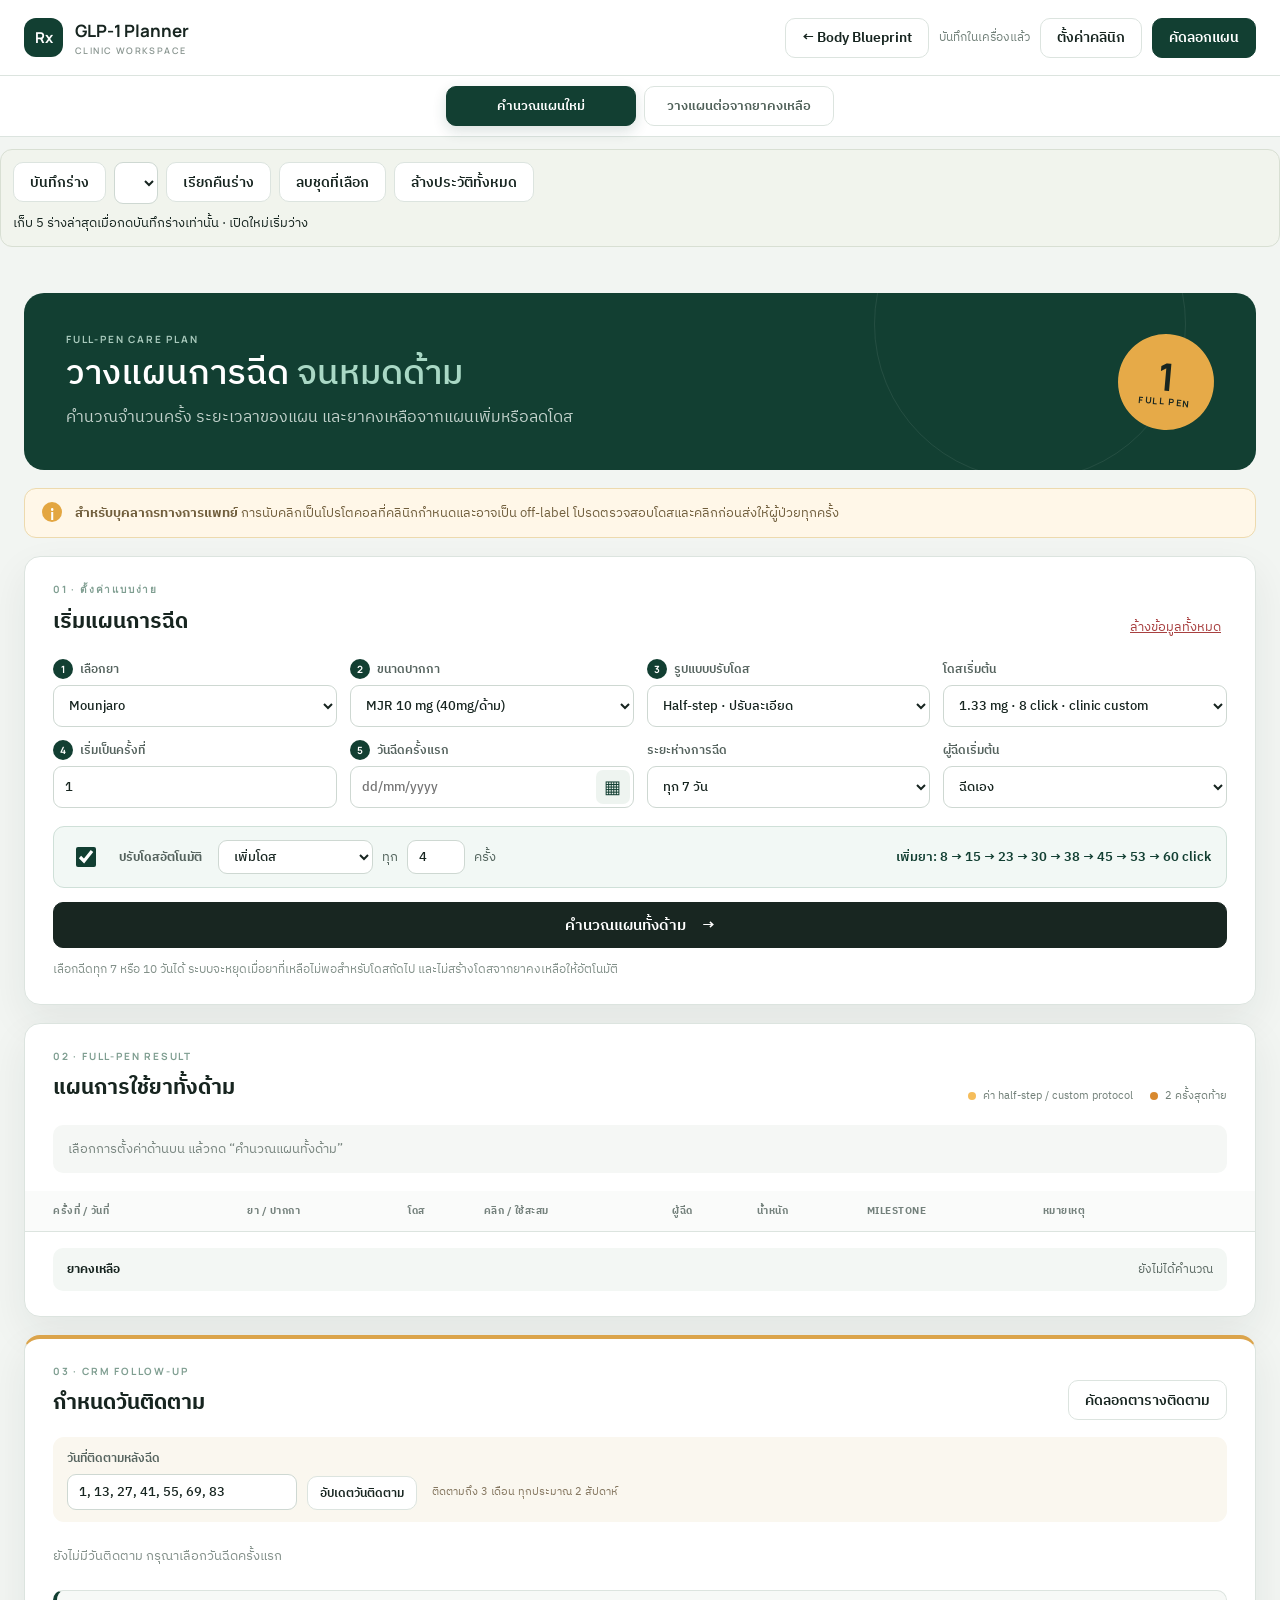
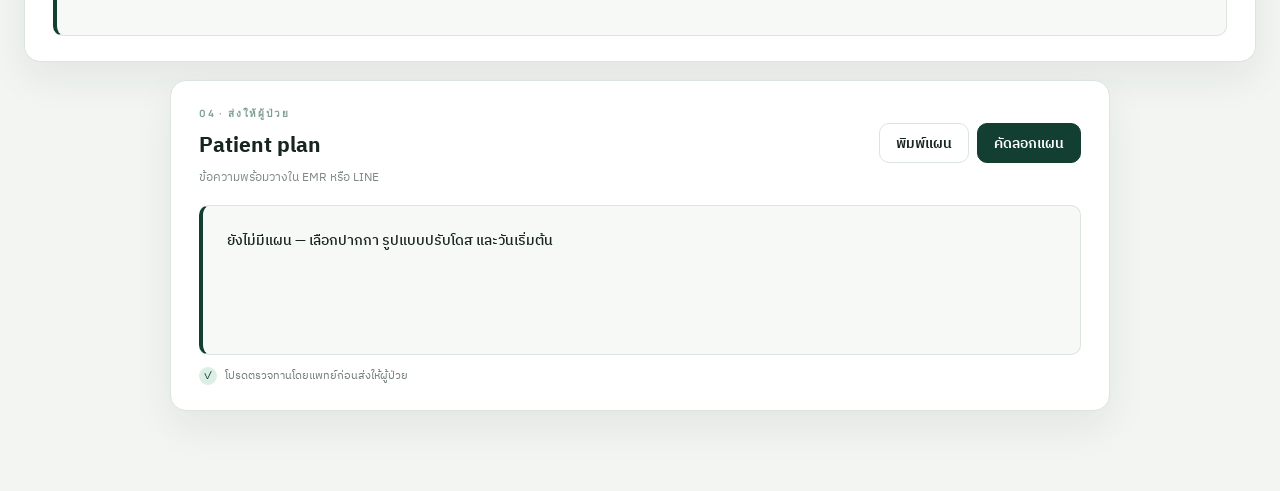
<file: glp1-planner/index.html>
<!doctype html>
<html lang="th">
<head>
  <meta charset="utf-8">
  <meta name="viewport" content="width=device-width,initial-scale=1">
  <title>GLP-1 Dosing Planner</title>
  <link rel="preconnect" href="https://fonts.googleapis.com">
  <link rel="preconnect" href="https://fonts.gstatic.com" crossorigin>
  <link href="https://fonts.googleapis.com/css2?family=IBM+Plex+Sans+Thai:wght@400;500;600&family=Manrope:wght@600;700&display=swap" rel="stylesheet">
  <link rel="stylesheet" href="styles.css?v=10">
</head>
<body>
  <header class="topbar">
    <div class="brand"><span class="brand-mark">Rx</span><div><b>GLP-1 Planner</b><small>CLINIC WORKSPACE</small></div></div>
    <div class="top-actions"><a class="btn ghost back-blueprint" href="../index.html">← Body Blueprint</a><span class="save-state" id="saveState">บันทึกในเครื่องแล้ว</span><button class="btn ghost" id="settingsBtn">ตั้งค่าคลินิก</button><button class="btn primary" id="copyTopBtn">คัดลอกแผน</button></div>
  </header>

  <nav class="planner-tabs" aria-label="เลือกหน้าวางแผนยา">
    <button type="button" class="planner-tab active" id="normalTabBtn">คำนวณแผนใหม่</button>
    <button type="button" class="planner-tab" id="continueTabBtn">วางแผนต่อจากยาคงเหลือ</button>
  </nav>

  <main id="normalPlanPage">
    <section class="hero">
      <div><p class="eyebrow">FULL-PEN CARE PLAN</p><h1>วางแผนการฉีด <span>จนหมดด้าม</span></h1><p>คำนวณจำนวนครั้ง ระยะเวลาของแผน และยาคงเหลือจากแผนเพิ่มหรือลดโดส</p></div>
      <div class="week-badge"><strong>1</strong><span>FULL PEN</span></div>
    </section>

    <div class="notice"><span>i</span><p><b>สำหรับบุคลากรทางการแพทย์</b> การนับคลิกเป็นโปรโตคอลที่คลินิกกำหนดและอาจเป็น off-label โปรดตรวจสอบโดสและคลิกก่อนส่งให้ผู้ป่วยทุกครั้ง</p></div>

    <section class="setup card">
      <div class="section-title"><div><p class="step">01 · ตั้งค่าแบบง่าย</p><h2>เริ่มแผนการฉีด</h2></div><button class="link-btn danger-link" id="resetBtn">ล้างข้อมูลทั้งหมด</button></div>
      <div class="simple-flow">
        <label><span class="field-no">1</span> เลือกยา<select id="baseDrug"><option value="Mounjaro">Mounjaro</option><option value="Wegovy">Wegovy</option></select></label>
        <label><span class="field-no">2</span> ขนาดปากกา<select id="basePen"></select></label>
        <label><span class="field-no">3</span> รูปแบบปรับโดส<select id="dosePath"><option value="half">Half-step · ปรับละเอียด</option><option value="standard">Standard · ตามตารางหลัก</option><option value="custom">Custom · กำหนดจำนวนคลิกเอง</option></select></label>
        <label id="presetStartLabel">โดสเริ่มต้น<select id="startClicks"></select><input type="hidden" id="startDose"><datalist id="doseChoices"></datalist></label>
        <label id="customStartLabel" hidden>คลิกเริ่มต้น<input id="customStartClicks" type="number" min="1" step="1" value="15"></label>
        <label id="customStepLabel" hidden>ปรับครั้งละ (click)<input id="customStepClicks" type="number" min="1" step="1" value="5"></label>
        <label><span class="field-no">4</span> เริ่มเป็นครั้งที่<input id="startNumber" type="number" min="1" step="1" value="1"></label>
        <label><span class="field-no">5</span> วันฉีดครั้งแรก<div class="date-picker"><input type="text" id="startDate" inputmode="numeric" placeholder="dd/mm/yyyy" maxlength="10"><button type="button" class="calendar-btn" id="startCalendarBtn" aria-label="เปิดปฏิทิน">▦</button><input type="date" id="startDateNative" class="native-calendar" tabindex="-1" aria-hidden="true"></div></label>
        <label>ระยะห่างการฉีด<select id="intervalDays"><option value="7">ทุก 7 วัน</option><option value="10">ทุก 10 วัน</option></select></label>
        <label>ผู้ฉีดเริ่มต้น<select id="defaultInjector"><option>ฉีดเอง</option><option>หมอฉีดให้</option><option>ผู้ดูแลฉีดให้</option></select></label>
      </div>
      <div class="schedule-rule">
        <label class="switch"><input type="checkbox" id="autoStep" checked><span></span> <b>ปรับโดสอัตโนมัติ</b></label>
        <select id="doseDirection" aria-label="ทิศทางการปรับโดส"><option value="up">เพิ่มโดส</option><option value="down">ถอยยา / ลดโดส</option></select>
        <span>ทุก</span><input type="number" id="stepEvery" min="1" max="12" value="4"><span>ครั้ง</span>
        <span class="rule-preview" id="rulePreview"></span>
      </div>
      <button class="btn dark generate-main" id="generateBtn">คำนวณแผนทั้งด้าม <span>→</span></button>
      <p class="hint">เลือกฉีดทุก 7 หรือ 10 วันได้ ระบบจะหยุดเมื่อยาที่เหลือไม่พอสำหรับโดสถัดไป และไม่สร้างโดสจากยาคงเหลือให้อัตโนมัติ</p>
    </section>

    <section class="planner card">
      <div class="section-title planner-head"><div><p class="step">02 · FULL-PEN RESULT</p><h2>แผนการใช้ยาทั้งด้าม</h2></div><div class="legend"><span class="dot warn"></span> ค่า half-step / custom protocol <span class="dot near"></span> 2 ครั้งสุดท้าย</div></div>
      <div class="pen-summary" id="penSummary"><p>เลือกการตั้งค่าด้านบน แล้วกด “คำนวณแผนทั้งด้าม”</p></div>
      <div class="table-wrap"><table><thead><tr><th>ครั้งที่ / วันที่</th><th>ยา / ปากกา</th><th>โดส</th><th>คลิก / ใช้สะสม</th><th>ผู้ฉีด</th><th>น้ำหนัก</th><th>Milestone</th><th>หมายเหตุ</th><th></th></tr></thead><tbody id="planBody"></tbody></table></div>
      <div class="tracker-bar"><b>ยาคงเหลือ</b><div id="trackerSummary">ยังไม่ได้คำนวณ</div></div>
      <div class="pen-end-alert" id="penEndNotice" hidden><b>ปากกาใกล้หมด</b><span>สองครั้งสุดท้ายของแผน แนะนำทบทวนเป้าหมายน้ำหนักกับคนไข้ และพิจารณาการใช้ต่อ</span></div>
    </section>

    <section class="crm card">
      <div class="section-title"><div><p class="step">03 · CRM FOLLOW-UP</p><h2>กำหนดวันติดตาม</h2></div><button class="btn ghost" id="copyCrmBtn">คัดลอกตารางติดตาม</button></div>
      <div class="crm-settings"><label>วันที่ติดตามหลังฉีด<input id="crmOffsets" value="1, 13, 27, 41, 55, 69, 83" aria-label="วันที่ติดตามหลังฉีด"></label><button class="btn small" id="updateCrmBtn">อัปเดตวันติดตาม</button><span>ติดตามถึง 3 เดือน ทุกประมาณ 2 สัปดาห์</span></div>
      <div class="crm-list" id="crmList"></div>
      <pre class="crm-text" id="crmText"></pre>
    </section>

    <section class="patient card" id="printArea">
      <div class="section-title"><div><p class="step">04 · ส่งให้ผู้ป่วย</p><h2>Patient plan</h2></div><div class="patient-actions"><button class="btn ghost" id="printBtn">พิมพ์แผน</button><button class="btn primary" id="copyBtn">คัดลอกแผน</button></div></div>
      <p class="patient-sub">ข้อความพร้อมวางใน EMR หรือ LINE</p>
      <pre id="patientText"></pre>
      <div class="checked"><span>✓</span> โปรดตรวจทานโดยแพทย์ก่อนส่งให้ผู้ป่วย</div>
    </section>
  </main>

  <main id="continuePlanPage" hidden>
    <section class="hero continue-hero">
      <div><p class="eyebrow">REVIEW &amp; CONTINUE</p><h1>ทบทวนแผนเดิม <span>และวางแผนต่อ</span></h1><p>นับเฉพาะครั้งที่ฉีดจริง แล้วนำจำนวนคลิกที่เหลือมาคำนวณแผนใหม่</p></div>
      <button type="button" class="btn continue-reset-btn" id="resetContinueBtn">ล้างข้อมูลหน้านี้</button>
    </section>

    <div class="notice"><span>i</span><p><b>หลักการคำนวณ</b> เลือก “ฉีดจริงถึงครั้งที่” ให้ถูกต้อง รายการหลังจากนั้นจะไม่นำมาหักจากปากกา จึงแยกยอดใช้จริงออกจากนัดหมายในอนาคตอย่างชัดเจน</p></div>

    <section class="card review-import">
      <div class="section-title"><div><p class="step">01 · แผนเดิม</p><h2>วางข้อความจาก EMR หรือ LINE</h2></div></div>
      <div id="reviewImportAudit" class="import-audit" hidden></div>
      <textarea id="reviewText" rows="10" placeholder="Mx: สรุปการใช้ปากกา WGV 2.4 mg (9.6mg/ด้าม)&#10;-1st 05/09/2026 31 click (1 mg)&#10;-2nd 12/09/2026 40 click (1.28 mg)"></textarea>
      <button class="btn dark review-main-btn" id="analyzeReviewBtn">อ่านแผนและสรุปการใช้จริง <span>→</span></button>
    </section>

    <section class="card review-current" id="reviewCurrentCard" hidden>
      <div class="section-title"><div><p class="step">02 · CURRENT USE</p><h2>สรุปการใช้ปัจจุบัน</h2></div></div>
      <div class="review-selector">
        <label>ฉีดจริงถึงครั้งที่<select id="usedThrough"></select></label>
        <label>คลิกที่ใช้มาก่อนแผนนี้<input id="priorUsedClicks" type="number" min="0" step="1" value="0"></label>
        <p>แก้จำนวนคลิกในตารางให้ตรงกับที่คนไข้ฉีดจริงก่อนวางแผนต่อ</p>
      </div>
      <div class="review-summary" id="reviewSummary"></div><div id="penLedger"></div>
      <div class="review-table-wrap"><table class="review-table"><thead><tr><th>สถานะ</th><th>ครั้งที่ / วันที่</th><th>โดส</th><th>คลิกที่ฉีดจริง</th><th>เริ่มด้ามใหม่</th><th>ยอดสะสม</th></tr></thead><tbody id="reviewHistoryBody"></tbody></table></div>
    </section>

    <section class="card continue-setup" id="continueSetupCard" hidden>
      <div class="section-title"><div><p class="step">03 · REMAINING PEN</p><h2>วางแผนต่อจากยาที่เหลือ</h2></div></div>
      <div class="continue-flow">
        <label>ปากกาที่เหลือ<input id="continuePenDisplay" readonly></label>
        <label>เริ่มเป็นครั้งที่<input id="continueStartNumber" type="number" min="1" step="1" value="1"></label>
        <label>ผู้ฉีด<select id="continueInjector"><option>หมอฉีดให้</option><option selected>ฉีดเอง</option><option>ผู้ดูแลฉีดให้</option></select></label>
        <label>วันฉีดครั้งถัดไป<div class="date-picker"><input type="text" id="continueStartDate" inputmode="numeric" placeholder="dd/mm/yyyy" maxlength="10"><button type="button" class="calendar-btn" id="continueCalendarBtn" aria-label="เปิดปฏิทิน">▦</button><input type="date" id="continueStartDateNative" class="native-calendar" tabindex="-1" aria-hidden="true"></div></label>
        <label>ระยะห่าง<select id="continueInterval"><option value="7">ทุก 7 วัน</option><option value="10">ทุก 10 วัน</option></select></label>
        <label id="continuePresetLabel">โดสครั้งถัดไป<select id="continuePresetClicks"></select></label><label id="continueClickLabel">คลิกครั้งถัดไป<input id="continueStartClicks" type="number" min="1" step="1" value="15"></label>
        <label>รูปแบบแผน<select id="continueMode"><option value="constant">คงโดสเดิม</option><option value="standard">Full-step</option><option value="half">Half-step</option><option value="custom">Custom step</option></select></label>
        <label id="continueDirectionLabel" hidden>ทิศทาง<select id="continueDirection"><option value="up">เพิ่มโดส</option><option value="down">ถอยยา / ลดโดส</option></select></label>
        <label id="continueEveryLabel" hidden>ปรับทุกกี่ครั้ง<input id="continueEvery" type="number" min="1" max="12" value="4"></label>
        <label id="continueCustomStepLabel" hidden>ปรับครั้งละกี่คลิก<input id="continueCustomStep" type="number" min="1" step="1" value="5"></label>
      </div>
      <button class="btn dark review-main-btn" id="buildContinueBtn">คำนวณแผนจากคลิกคงเหลือ <span>→</span></button>
    </section>

    <section class="card continuation-result" id="continuationResultCard" hidden>
      <div class="section-title"><div><p class="step">04 · CONTINUATION RESULT</p><h2>แผนต่อจากยาคงเหลือ</h2></div><div class="patient-actions"><button class="btn ghost" id="printContinueBtn">พิมพ์</button><button class="btn primary" id="copyContinueBtn">คัดลอกแผนต่อ</button></div></div>
      <div class="continue-result-summary" id="continueResultSummary"></div><div id="continueTimeline"></div>
      <div class="table-wrap"><table><thead><tr><th>ครั้ง / วันที่</th><th>ปากกา</th><th>โดส</th><th>คลิก / total</th><th>ผู้ฉีด</th><th>น้ำหนัก</th><th>Milestone</th><th>หมายเหตุ</th><th></th></tr></thead><tbody id="continuePlanBody"></tbody></table></div><p class="hint">แก้รายครั้งได้ เมื่อหยุดพิมพ์ ระบบจะเติมครั้งถัดไปตามรูปแบบที่เลือกหากยาพอ · โหมดคงโดสใช้คลิกจากครั้งท้ายสุดที่ปรับ</p><pre id="continuePatientText"></pre><div class="card"><h3>CRM Follow-up · 3 เดือน</h3><p class="hint">นับจากวันที่ฉีดครั้งแรกในประวัติที่นำเข้า</p><button class="btn" id="copyContinueCrmBtn">คัดลอก CRM</button><div id="continueCrmList"></div><pre id="continueCrmText"></pre></div>
      <div class="checked"><span>✓</span> โปรดตรวจจำนวนคลิกที่ใช้จริงและแผนต่อโดยแพทย์ก่อนบันทึกหรือส่งให้ผู้ป่วย</div>
    </section>
  </main>

  <dialog id="settingsDialog">
    <form method="dialog" class="settings-panel">
      <div class="dialog-head"><div><p class="step">ADMIN</p><h2>ตั้งค่าคลินิก</h2></div><button class="icon-btn" value="cancel" aria-label="ปิด">×</button></div>
      <p class="dialog-note">ตารางนี้เป็น clinic-configured click protocol และอาจเป็น off-label แก้ไขโดยผู้ดูแลระบบเท่านั้น</p>
      <div id="settingsPens"></div>
      <div class="dialog-actions"><button class="btn ghost" type="button" id="restoreSettingsBtn">คืนค่าเริ่มต้น</button><button class="btn primary" value="default" id="saveSettingsBtn">บันทึกการตั้งค่า</button></div>
    </form>
  </dialog>

  <dialog id="importDialog">
    <form method="dialog" class="settings-panel import-panel">
      <div class="dialog-head"><div><p class="step">IMPORT &amp; REPLAN</p><h2>นำเข้าแผนเดิม</h2></div><button class="icon-btn" value="cancel" aria-label="ปิด">×</button></div>
      <p class="dialog-note">คัดลอกข้อความจาก EMR หรือ LINE มาวาง ระบบใช้วันที่และจำนวนคลิกเป็นหลัก เลขครั้งจะมีหรือไม่มีก็ได้</p>
      <div id="normalImportAudit" class="import-audit" hidden></div><label class="import-label">วางข้อความแผนเดิม<textarea id="importText" rows="12" placeholder="Mx: WGV 2.4 mg (9.6mg/ด้าม)&#10;-ครั้งที่ 1 05/09/2026 ... 31 click&#10;-ครั้งที่ 2 12/09/2026 ... 40 click"></textarea></label>
      <div class="import-help"><b>หลังนำเข้า</b><span>แก้จำนวนคลิกในตารางได้ทันที หรือกด “→ ด้าม” ที่แถวนั้นเพื่อใช้โดสใหม่ต่อเนื่องจนหมดด้าม</span></div>
      <div class="dialog-actions"><button class="btn ghost" value="cancel">ยกเลิก</button><button class="btn primary" type="button" id="confirmImportBtn">นำเข้าและคำนวณใหม่</button></div>
    </form>
  </dialog>

  <div class="toast" id="toast" role="status"></div>
  <script src="app.js?v=11"></script>
  <script src="continue.js?v=1"></script>
<script src="../drafts.js"></script>
</body>
</html>
</file>
<file: glp1-planner/styles.css>
.crm-item.crm-simple{grid-template-columns:1fr}.draft-tools{display:flex;gap:8px;flex-wrap:wrap;padding:12px;background:#f2f5ef;border:1px solid #d9e0d4;border-radius:12px;margin:12px}.draft-tools select{width:auto;margin:0}.draft-tools small{width:100%}
:root{--ink:#172520;--muted:#65736d;--line:#dce4df;--paper:#fff;--bg:#f2f5f2;--green:#123f32;--mint:#dcefe6;--amber:#f5bd5b;--coral:#f08c73;--shadow:0 16px 40px rgba(24,49,39,.07)}
*{box-sizing:border-box}body{margin:0;background:var(--bg);color:var(--ink);font-family:"IBM Plex Sans Thai",sans-serif}.topbar{height:76px;padding:0 max(24px,calc((100% - 1420px)/2));background:#fff;border-bottom:1px solid var(--line);display:flex;align-items:center;justify-content:space-between;position:sticky;top:0;z-index:20}.brand{display:flex;align-items:center;gap:12px}.brand-mark{width:39px;height:39px;border-radius:12px;background:var(--green);color:#fff;display:grid;place-items:center;font:700 15px Manrope}.brand b{display:block;font-family:Manrope;font-size:17px}.brand small{display:block;color:#8a9691;font:600 9px Manrope;letter-spacing:1.4px;margin-top:2px}.top-actions{display:flex;gap:10px;align-items:center}.save-state{color:#718079;font-size:12px}.btn{border:1px solid var(--line);border-radius:10px;background:#fff;color:var(--ink);height:40px;padding:0 16px;font:600 14px "IBM Plex Sans Thai";cursor:pointer;transition:.18s}.btn:hover{transform:translateY(-1px);box-shadow:0 5px 14px rgba(20,55,43,.1)}.btn.primary{background:var(--green);color:#fff;border-color:var(--green)}.btn.dark{background:#182621;color:#fff;border-color:#182621}.btn.ghost{background:#fff}.btn.small{height:34px;padding:0 12px;font-size:12px}.link-btn{border:0;background:transparent;color:#956129;text-decoration:underline;cursor:pointer;font-family:inherit}main{max-width:1420px;margin:auto;padding:34px 24px 80px}.hero{background:var(--green);color:#fff;border-radius:20px;padding:35px 42px;display:flex;justify-content:space-between;align-items:center;min-height:177px;position:relative;overflow:hidden}.hero:after{content:"";position:absolute;width:310px;height:310px;border:1px solid rgba(255,255,255,.08);border-radius:50%;right:70px;top:-125px}.eyebrow,.step{font:700 10px Manrope;letter-spacing:1.8px;margin:0 0 8px;color:#7f9e91}.hero .eyebrow{color:#a8c9bc}.hero h1{font-size:35px;line-height:1.18;margin:0 0 8px;font-weight:500}.hero h1 span{color:#a9d8c5}.hero p:last-child{color:#c3d2cc;margin:0}.week-badge{width:96px;height:96px;border-radius:50%;background:#e6aa48;color:#172520;display:flex;flex-direction:column;align-items:center;justify-content:center;z-index:1;transform:rotate(5deg)}.week-badge strong{font:700 38px/1 Manrope}.week-badge span{font:700 9px Manrope;letter-spacing:1.5px}.notice{display:flex;gap:13px;align-items:flex-start;background:#fff7e8;border:1px solid #eddaae;border-radius:12px;padding:13px 17px;margin:18px 0}.notice>span{background:#e3a641;border-radius:50%;width:20px;height:20px;text-align:center;color:#fff;font-weight:600;flex:none}.notice p{margin:0;font-size:13px;color:#715f3d}.card{background:var(--paper);border:1px solid var(--line);border-radius:16px;box-shadow:var(--shadow);padding:25px 28px;margin-top:18px}.section-title{display:flex;align-items:flex-end;justify-content:space-between;margin-bottom:20px}.section-title h2{margin:0;font-size:21px}.setup-grid{display:grid;grid-template-columns:1fr 1.5fr 1.5fr auto;gap:14px;align-items:end}label{font-size:12px;font-weight:600;color:#55635e}input,select{width:100%;height:42px;border:1px solid #ced8d2;border-radius:9px;background:#fff;color:var(--ink);font:500 13px "IBM Plex Sans Thai";padding:0 11px;margin-top:6px}input:focus,select:focus{outline:2px solid #a8cabc;outline-offset:0;border-color:#6d9a88}.generate{height:42px}.generate span{padding-left:18px}.hint{font-size:12px;color:#829089;margin:12px 0 0}.planner{padding-left:0;padding-right:0}.planner>.section-title,.tracker-bar{margin-left:28px;margin-right:28px}.legend{font-size:11px;color:#728079;display:flex;align-items:center;gap:7px}.dot{width:8px;height:8px;border-radius:50%;display:inline-block}.dot.changed{background:var(--coral);margin-left:10px}.dot.warn{background:var(--amber);margin-left:10px}.bulk-bar{display:flex;gap:16px;padding:13px 28px;background:#f6f8f6;border-top:1px solid var(--line);border-bottom:1px solid var(--line);flex-wrap:wrap}.bulk-group{display:flex;gap:7px;align-items:center;font-size:12px;color:#67756f}.bulk-group+ .bulk-group{border-left:1px solid var(--line);padding-left:16px}.bulk-group b{color:#33423c}.bulk-group input{width:64px;height:34px;margin:0;padding:0 8px}.table-wrap{overflow-x:auto}table{width:100%;border-collapse:collapse;min-width:1220px}th{font-size:10px;letter-spacing:.5px;text-transform:uppercase;color:#74817c;text-align:left;padding:12px 8px;background:#fafbfa;border-bottom:1px solid var(--line)}th:first-child,td:first-child{padding-left:28px}th:last-child,td:last-child{padding-right:28px}td{padding:12px 8px;border-bottom:1px solid #e9eeeb;vertical-align:top}td input,td select{height:37px;margin:0;font-size:12px;padding:0 8px}.week-cell{display:flex;gap:9px;align-items:center}.week-num{font:700 11px Manrope;color:#84918b;width:19px}.week-cell input{width:132px}.pen-select{min-width:196px}.dose-input{width:78px}.click-wrap{position:relative;width:82px}.click-wrap input{width:100%}.row-warning{display:none;color:#a66b12;font-size:10px;line-height:1.2;margin-top:5px;max-width:98px}.mismatch .row-warning{display:block}.mismatch .click-wrap input{border-color:#e5ae50;background:#fffaf0}.changed-row td:first-child{box-shadow:inset 4px 0 var(--coral)}.weight-input{width:79px}.milestone-select{min-width:125px}.note-input{min-width:145px}.row-actions{display:flex;gap:4px}.icon-btn,.row-btn{border:1px solid var(--line);background:#fff;border-radius:8px;cursor:pointer;color:#5e6c66}.row-btn{width:32px;height:32px;font-size:14px}.row-btn:hover{background:#eef5f1}.tracker-bar{margin-top:16px;display:flex;justify-content:space-between;align-items:center;background:#f3f7f4;border-radius:10px;padding:12px 14px;font-size:12px;color:#5b6963}.switch{display:flex;align-items:center;gap:8px}.switch input{width:34px;height:20px;margin:0;accent-color:var(--green)}.patient{max-width:940px;margin-left:auto;margin-right:auto}.patient-sub{margin:-15px 0 18px;color:#7d8984;font-size:12px}.patient-actions{display:flex;gap:8px}pre{white-space:pre-wrap;margin:0;background:#f7f9f7;border:1px solid var(--line);border-left:4px solid var(--green);border-radius:10px;padding:22px 24px;font:500 14px/1.9 "IBM Plex Sans Thai";min-height:150px}.checked{font-size:11px;color:#6e7b75;margin-top:12px}.checked span{display:inline-grid;place-items:center;width:18px;height:18px;border-radius:50%;background:var(--mint);color:var(--green);margin-right:5px}dialog{border:0;border-radius:18px;padding:0;max-width:760px;width:calc(100% - 30px);box-shadow:0 30px 90px rgba(0,0,0,.25)}dialog::backdrop{background:rgba(15,30,24,.56)}.settings-panel{padding:26px;max-height:85vh;overflow:auto}.dialog-head{display:flex;justify-content:space-between}.dialog-head h2{margin:0}.dialog-head .icon-btn{border:0;font-size:24px}.dialog-note{background:#fff6e5;border-radius:9px;padding:10px 12px;font-size:12px;color:#735f3c}.setting-pen{border:1px solid var(--line);border-radius:12px;margin-top:12px;padding:14px}.setting-pen h3{font-size:14px;margin:0 0 10px}.setting-grid{display:grid;grid-template-columns:1fr 1fr;gap:10px}.mapping-edit{grid-column:1/-1}.mapping-edit input{font-family:monospace}.dialog-actions{display:flex;justify-content:space-between;margin-top:20px}.toast{position:fixed;left:50%;bottom:28px;transform:translate(-50%,20px);background:#172520;color:#fff;border-radius:10px;padding:11px 16px;font-size:13px;opacity:0;pointer-events:none;transition:.25s;z-index:50}.toast.show{opacity:1;transform:translate(-50%,0)}
@media(max-width:900px){.save-state{display:none}.setup-grid{grid-template-columns:1fr 1fr}.setup-grid .generate{grid-column:1/-1}.planner-head{align-items:flex-start}.legend{margin-top:5px}.bulk-group+ .bulk-group{border-left:0;padding-left:0}.hero{padding:28px}.hero h1{font-size:29px}.week-badge{width:78px;height:78px}.week-badge strong{font-size:30px}}
@media(max-width:590px){.topbar{height:66px;padding:0 15px}.top-actions .ghost{display:none}.top-actions .btn{padding:0 12px}.brand small{display:none}main{padding:18px 12px 60px}.hero{min-height:150px;padding:24px 20px}.hero h1{font-size:26px;max-width:260px}.hero p:last-child{font-size:13px;max-width:230px}.week-badge{position:absolute;right:16px;top:16px;width:64px;height:64px}.week-badge strong{font-size:26px}.card{padding:20px 16px}.setup-grid{grid-template-columns:1fr}.setup-grid .generate{grid-column:auto}.planner{padding-left:0;padding-right:0}.planner>.section-title,.tracker-bar{margin-left:16px;margin-right:16px}.planner-head{display:block}.legend{margin-top:10px}.bulk-bar{padding:12px 16px}.bulk-group{width:100%;flex-wrap:wrap}.bulk-group b{width:100%}.patient .section-title{align-items:flex-start}.patient-actions{flex-direction:column}.patient-actions .btn{height:34px}.setup .section-title{align-items:flex-start}.notice p{font-size:12px}.setting-grid{grid-template-columns:1fr}.mapping-edit{grid-column:auto}pre{padding:16px;font-size:13px}.section-title h2{font-size:19px}}
@media print{body{background:#fff}.topbar,.hero,.notice,.setup,.planner,.patient .section-title,.patient-sub,.checked{display:none!important}main{padding:0}.patient{display:block!important;border:0;box-shadow:none;margin:0;padding:0;max-width:none}.patient pre{border:0;padding:0;font-size:13pt;background:#fff}.toast{display:none}}
.simple-flow{display:grid;grid-template-columns:repeat(4,minmax(0,1fr));gap:13px;align-items:end}.field-no{display:inline-grid;place-items:center;width:20px;height:20px;border-radius:50%;background:var(--green);color:#fff;font:700 10px Manrope;margin-right:4px}.schedule-rule{margin-top:18px;padding:13px 15px;border:1px solid #cfe0d8;background:#f2f8f5;border-radius:11px;display:flex;align-items:center;gap:9px;font-size:13px;color:#53645d}.schedule-rule .switch{margin-right:7px}.schedule-rule>input{width:58px;height:34px;margin:0}.schedule-rule>select{width:155px;height:34px;margin:0}.rule-preview{color:var(--green);font-weight:600;margin-left:auto}.generate-main{width:100%;margin-top:14px;height:46px;font-size:15px}.generate-main span{margin-left:12px}.crm{border-top:4px solid #dba44b}.crm-settings{display:flex;align-items:flex-end;gap:10px;background:#faf7ef;border-radius:11px;padding:12px 14px;margin-top:-3px}.crm-settings label{width:230px}.crm-settings input{height:36px}.crm-settings>span{font-size:11px;color:#84765f;margin:0 0 9px 5px}.crm-list{display:grid;gap:8px;margin-top:15px}.crm-item{display:grid;grid-template-columns:55px 150px 150px 1fr;gap:12px;align-items:end;border:1px solid var(--line);border-radius:11px;padding:10px 12px}.day-pill{width:48px;height:48px;border-radius:12px;background:var(--green);color:#fff;display:grid;place-items:center;font:700 14px Manrope}.crm-item input,.crm-item select{height:36px}.crm-text{margin-top:15px;min-height:0;font-size:12px;line-height:1.7}.empty{color:#83908a;font-size:13px;margin:8px 0}.crm+.patient{margin-top:18px}
@media(max-width:1100px){.simple-flow{grid-template-columns:repeat(3,1fr)}}
@media(max-width:900px){.crm-item{grid-template-columns:52px 1fr 1fr}.crm-note{grid-column:2/-1}}
@media(max-width:590px){.simple-flow{grid-template-columns:1fr}.schedule-rule{flex-wrap:wrap}.rule-preview{width:100%;margin:2px 0 0}.patient .section-title,.crm .section-title{align-items:flex-start;gap:12px}.crm-settings{align-items:stretch;flex-direction:column}.crm-settings label{width:100%}.crm-settings>span{margin:0}.crm-item{grid-template-columns:48px 1fr}.crm-item .crm-note{grid-column:1/-1}.day-pill{grid-row:1/3}.crm .section-title .btn{height:34px;padding:0 10px}}
@media print{.crm{display:none!important}}
.pen-summary{display:grid;grid-template-columns:repeat(4,1fr);gap:10px;padding:0 28px 18px}.pen-summary>div{background:#f4f7f5;border:1px solid var(--line);border-radius:12px;padding:13px 15px}.pen-summary>div.remaining{background:#fff7e8;border-color:#ecd6a6}.pen-summary small,.pen-summary span{display:block;color:#728079;font-size:11px}.pen-summary strong{display:block;font:700 20px Manrope;margin:4px 0;color:var(--green)}.pen-summary>p{grid-column:1/-1;margin:0;background:#f5f7f5;color:#78857f;border-radius:10px;padding:13px 15px;font-size:13px}.tracker-bar b{color:var(--ink)}
@media(max-width:760px){.pen-summary{grid-template-columns:1fr 1fr;padding-left:16px;padding-right:16px}.simple-flow{grid-template-columns:1fr 1fr}}
@media(max-width:590px){.pen-summary{grid-template-columns:1fr 1fr}.simple-flow{grid-template-columns:1fr}.pen-summary strong{font-size:17px}}
.dose-input.calculated{background:#edf3ef;color:#345146;font-weight:600;cursor:not-allowed}.crm-item.crm-simple{grid-template-columns:55px minmax(180px,260px);justify-content:start}.crm-item.crm-simple .day-pill{grid-row:auto}.crm-item.crm-simple label{align-self:center}
@media(max-width:590px){.crm-item.crm-simple{grid-template-columns:48px 1fr}.crm-item.crm-simple .day-pill{grid-row:auto}}
.date-picker{position:relative;display:flex;align-items:center;margin-top:6px}.date-picker>input[type=text]{margin:0;padding-right:42px}.calendar-btn{position:absolute;right:4px;width:34px;height:34px;border:0;border-radius:7px;background:#eef4f0;color:var(--green);font-size:18px;cursor:pointer;z-index:2}.calendar-btn:hover{background:#dcebe3}.native-calendar{position:absolute!important;right:4px!important;bottom:2px!important;width:1px!important;height:1px!important;opacity:0!important;margin:0!important;pointer-events:none}.row-date{margin:0;width:145px}.row-date>input[type=text]{height:37px;width:145px}.row-date .calendar-btn{height:29px;width:30px;font-size:16px}.week-cell .native-calendar{width:1px!important}
.crm-date{width:180px}.crm-date>input[type=text]{height:36px;width:180px}.crm-date .calendar-btn{height:28px;width:30px;font-size:16px}.danger-link{color:#a84040}.danger-link:hover{color:#7f2929;background:#fff0f0}
.back-blueprint{text-decoration:none;display:inline-flex;align-items:center;justify-content:center}
.dot.near{background:#d8892f;margin-left:10px}
.click-wrap{width:108px}
.click-progress{display:block;margin-top:5px;color:#607269;font:700 10px Manrope;white-space:nowrap}
.near-end-row td{background:#fffaf0}
.near-end-row td:first-child{box-shadow:inset 4px 0 #d8892f}
.near-end-label{display:block;color:#a4611e;font-size:10px;font-weight:700;margin-top:3px}
.pen-end-alert{margin:12px 28px 0;padding:12px 14px;border:1px solid #e4bd78;border-radius:10px;background:#fff7e8;color:#6d532c;display:flex;gap:9px;align-items:center;font-size:12px}
.pen-end-alert[hidden]{display:none!important}
.pen-end-alert b{color:#9b5d18;white-space:nowrap}
@media(max-width:590px){.pen-end-alert{margin-left:16px;margin-right:16px;align-items:flex-start;flex-direction:column}}
.setup-actions{display:flex;align-items:center;gap:14px}.import-panel{max-width:720px}.import-label{display:block;margin-top:16px}.import-label textarea{width:100%;min-height:260px;margin-top:7px;padding:13px;border:1px solid #ced8d2;border-radius:10px;resize:vertical;color:var(--ink);font:500 13px/1.65 "IBM Plex Sans Thai";background:#fbfcfb}.import-label textarea:focus{outline:2px solid #a8cabc;border-color:#6d9a88}.import-help{display:flex;gap:9px;margin-top:12px;padding:11px 13px;border-radius:9px;background:#eef6f2;color:#52655d;font-size:12px}.import-help b{color:var(--green);white-space:nowrap}.row-btn.fill-pen{width:52px;font-size:10px;font-weight:700}
@media(max-width:590px){.setup-actions{align-items:flex-end;flex-direction:column;gap:6px}.setup-actions .btn{height:34px;padding:0 10px}.import-panel{padding:20px}.import-label textarea{min-height:300px}.import-help{flex-direction:column}}
[hidden]{display:none!important}.custom-step-note{color:#6b7b74;font-size:11px}
.continue-hero{min-height:155px}.continue-hero .btn{position:relative;z-index:2}.review-import textarea{width:100%;min-height:210px;padding:14px;border:1px solid #ced8d2;border-radius:10px;resize:vertical;color:var(--ink);font:500 13px/1.65 "IBM Plex Sans Thai";background:#fbfcfb}.review-import textarea:focus{outline:2px solid #a8cabc;border-color:#6d9a88}.review-main-btn{width:100%;height:46px;margin-top:13px;font-size:15px}.review-main-btn span{margin-left:12px}.review-selector{display:flex;align-items:flex-end;gap:14px;padding:13px 15px;background:#f3f7f4;border-radius:11px;margin-bottom:16px}.review-selector label{width:220px}.review-selector p{margin:0 0 10px;color:#6f7e77;font-size:12px}.review-summary{display:grid;grid-template-columns:repeat(4,1fr);gap:10px;margin-bottom:16px}.review-summary>div,.continue-result-summary>div{border:1px solid var(--line);border-radius:12px;background:#f5f8f6;padding:13px 15px}.review-summary small,.review-summary span,.continue-result-summary small,.continue-result-summary span{display:block;color:#728079;font-size:11px}.review-summary strong,.continue-result-summary strong{display:block;color:var(--green);font:700 18px Manrope;margin:4px 0}.review-summary .summary-remaining{background:#edf7f1;border-color:#bcdcc9}.review-summary .summary-over{background:#fff0ed;border-color:#efb5a8}.review-summary .summary-over strong{color:#a64335}.review-table-wrap{overflow-x:auto}.review-table{min-width:720px}.review-table th:first-child,.review-table td:first-child{padding-left:15px}.review-table th:last-child,.review-table td:last-child{padding-right:15px}.review-table td b,.review-table td small{display:block}.review-table td small{color:#78867f;margin-top:3px}.review-table input{width:105px}.review-status{display:inline-block;border-radius:999px;padding:4px 9px;font-size:10px;font-weight:700}.used-row .review-status{background:#dcefe6;color:#276148}.future-row{opacity:.58}.future-row .review-status{background:#eef0ef;color:#69756f}.continue-flow{display:grid;grid-template-columns:repeat(4,minmax(0,1fr));gap:13px;align-items:end}.continue-result-summary{display:grid;grid-template-columns:repeat(3,1fr);gap:10px;margin-bottom:16px}.continuation-result{max-width:1000px;margin-left:auto;margin-right:auto}
@media(max-width:900px){.review-summary,.continue-flow{grid-template-columns:1fr 1fr}}
@media(max-width:590px){.continue-hero{display:block}.continue-hero .btn{margin-top:18px}.review-selector{align-items:stretch;flex-direction:column}.review-selector label{width:100%}.review-selector p{margin:0}.review-summary,.continue-flow,.continue-result-summary{grid-template-columns:1fr}.review-import,.review-current,.continue-setup{padding:20px 16px}}
@media print{body.printing-continuation #normalPlanPage,body.printing-continuation .topbar,body.printing-continuation #continuePlanPage>.hero,body.printing-continuation #continuePlanPage>.notice,body.printing-continuation .review-import,body.printing-continuation .review-current,body.printing-continuation .continue-setup,body.printing-continuation .continuation-result .section-title,body.printing-continuation .continuation-result .checked{display:none!important}body.printing-continuation #continuePlanPage,body.printing-continuation .continuation-result{display:block!important}body.printing-continuation .continuation-result{border:0;box-shadow:none;margin:0;padding:0;max-width:none}body.printing-continuation .continue-result-summary{display:grid!important}body.printing-continuation #continuePatientText{border:0;padding:0;background:#fff;font-size:13pt}}
.planner-tabs{position:sticky;top:76px;z-index:19;display:flex;justify-content:center;gap:8px;padding:10px 18px;background:rgba(255,255,255,.96);border-bottom:1px solid var(--line);backdrop-filter:blur(12px)}.planner-tab{min-width:190px;height:40px;padding:0 18px;border:1px solid var(--line);border-radius:10px;background:#fff;color:#4f6058;font:600 13px "IBM Plex Sans Thai";cursor:pointer}.planner-tab:hover{background:#f1f6f3}.planner-tab.active{background:var(--green);border-color:var(--green);color:#fff;box-shadow:0 5px 14px rgba(18,63,50,.16)}
@media(max-width:590px){.planner-tabs{top:66px;padding:8px 10px}.planner-tab{min-width:0;flex:1;height:38px;padding:0 8px;font-size:12px}}
@media print{.planner-tabs{display:none!important}}
.new-pen-check{display:flex;align-items:center;gap:6px;white-space:nowrap}.new-pen-check input{width:18px;height:18px;margin:0;accent-color:var(--green)}.new-pen-check span{font-size:10px;color:#65756e}.review-table{min-width:800px}
.continue-reset-btn{position:relative;z-index:2;background:#fff;color:#8d3e35;border-color:#f0c3bc}.continue-reset-btn:hover{background:#fff3f1}
@media print{.draft-tools{display:none!important}}
.crm-item.crm-simple{grid-template-columns:minmax(160px,1fr)}
.import-audit{padding:12px;background:#fff8e9;border:1px solid #e6cfa3;border-radius:10px;margin:12px 0}.import-audit p{white-space:pre-wrap;overflow-wrap:anywhere;font-size:13px}.review-table .used-row{background:#edf5ef}.review-table .future-row{background:#fff8e9}.history-band,.future-band{padding:12px;border-radius:10px;margin:8px 0}.history-band{background:#edf5ef}.future-band{background:#fff8e9}
</file>
